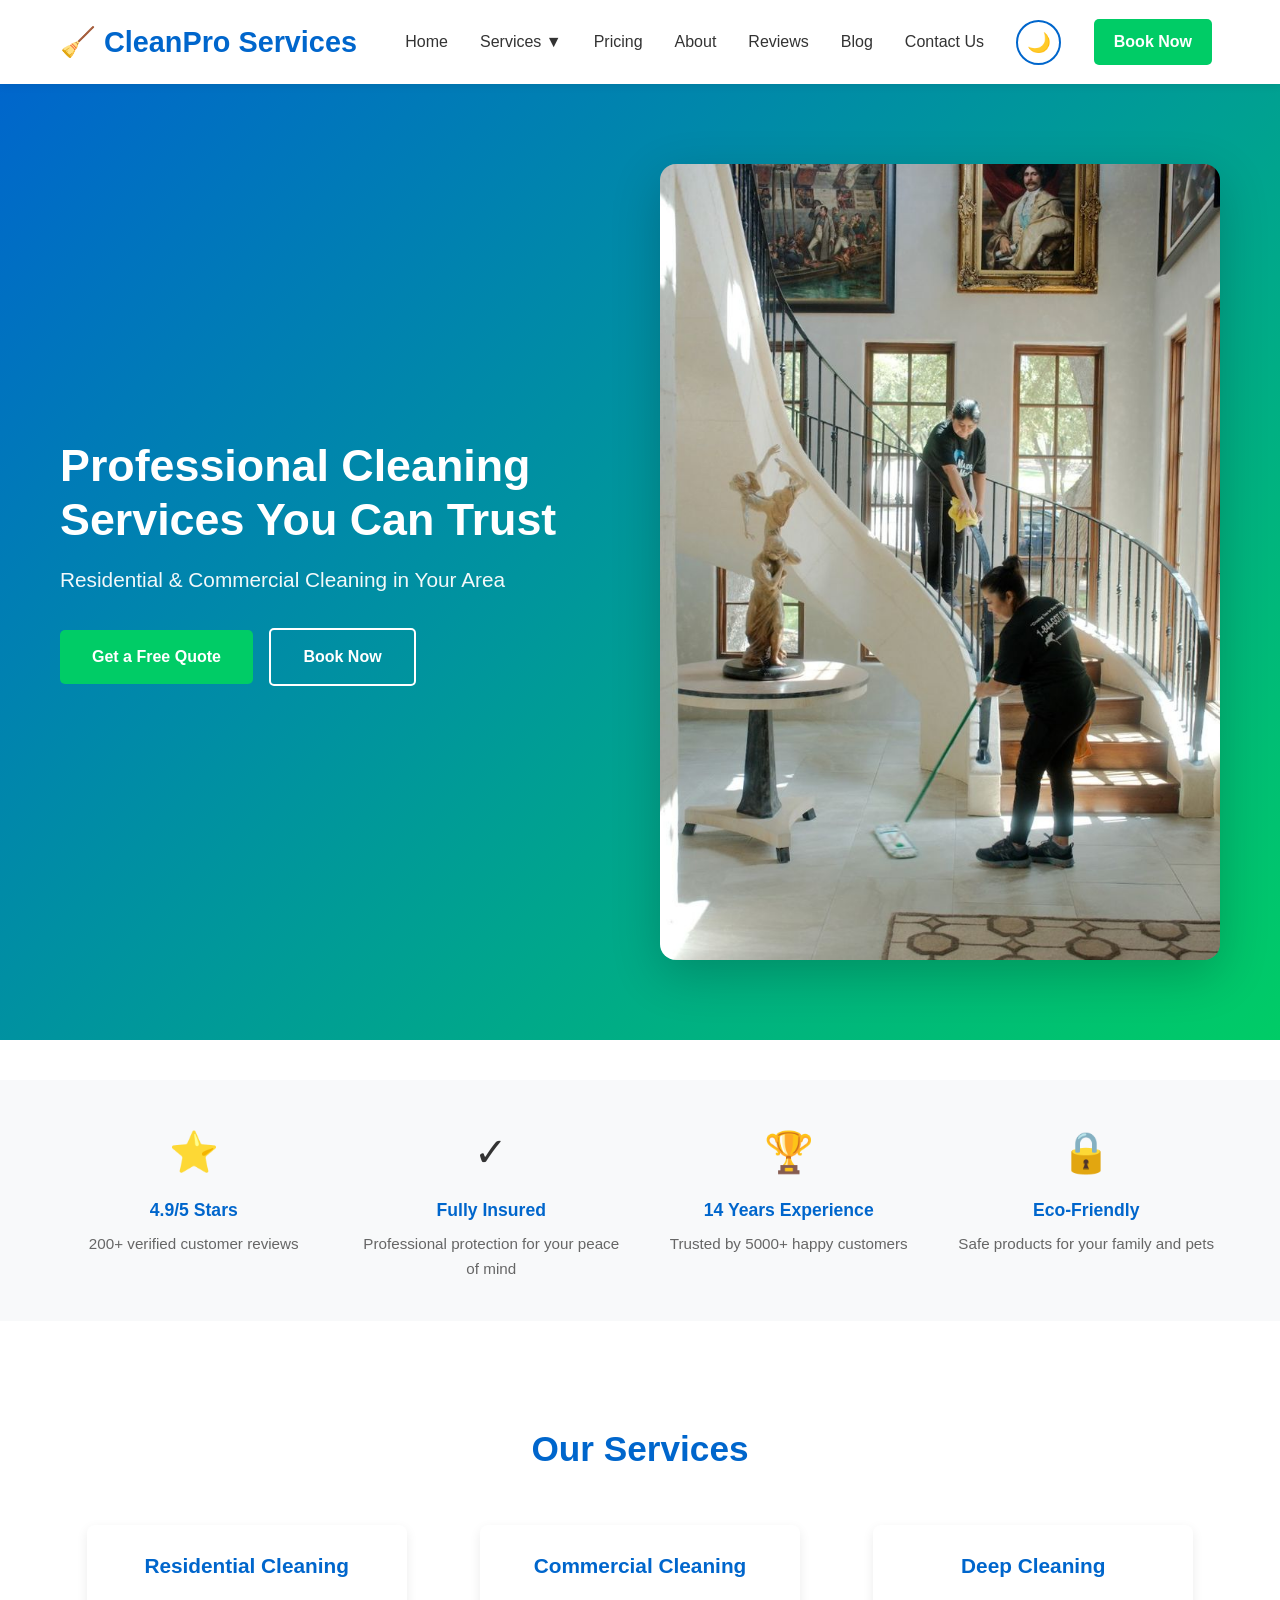
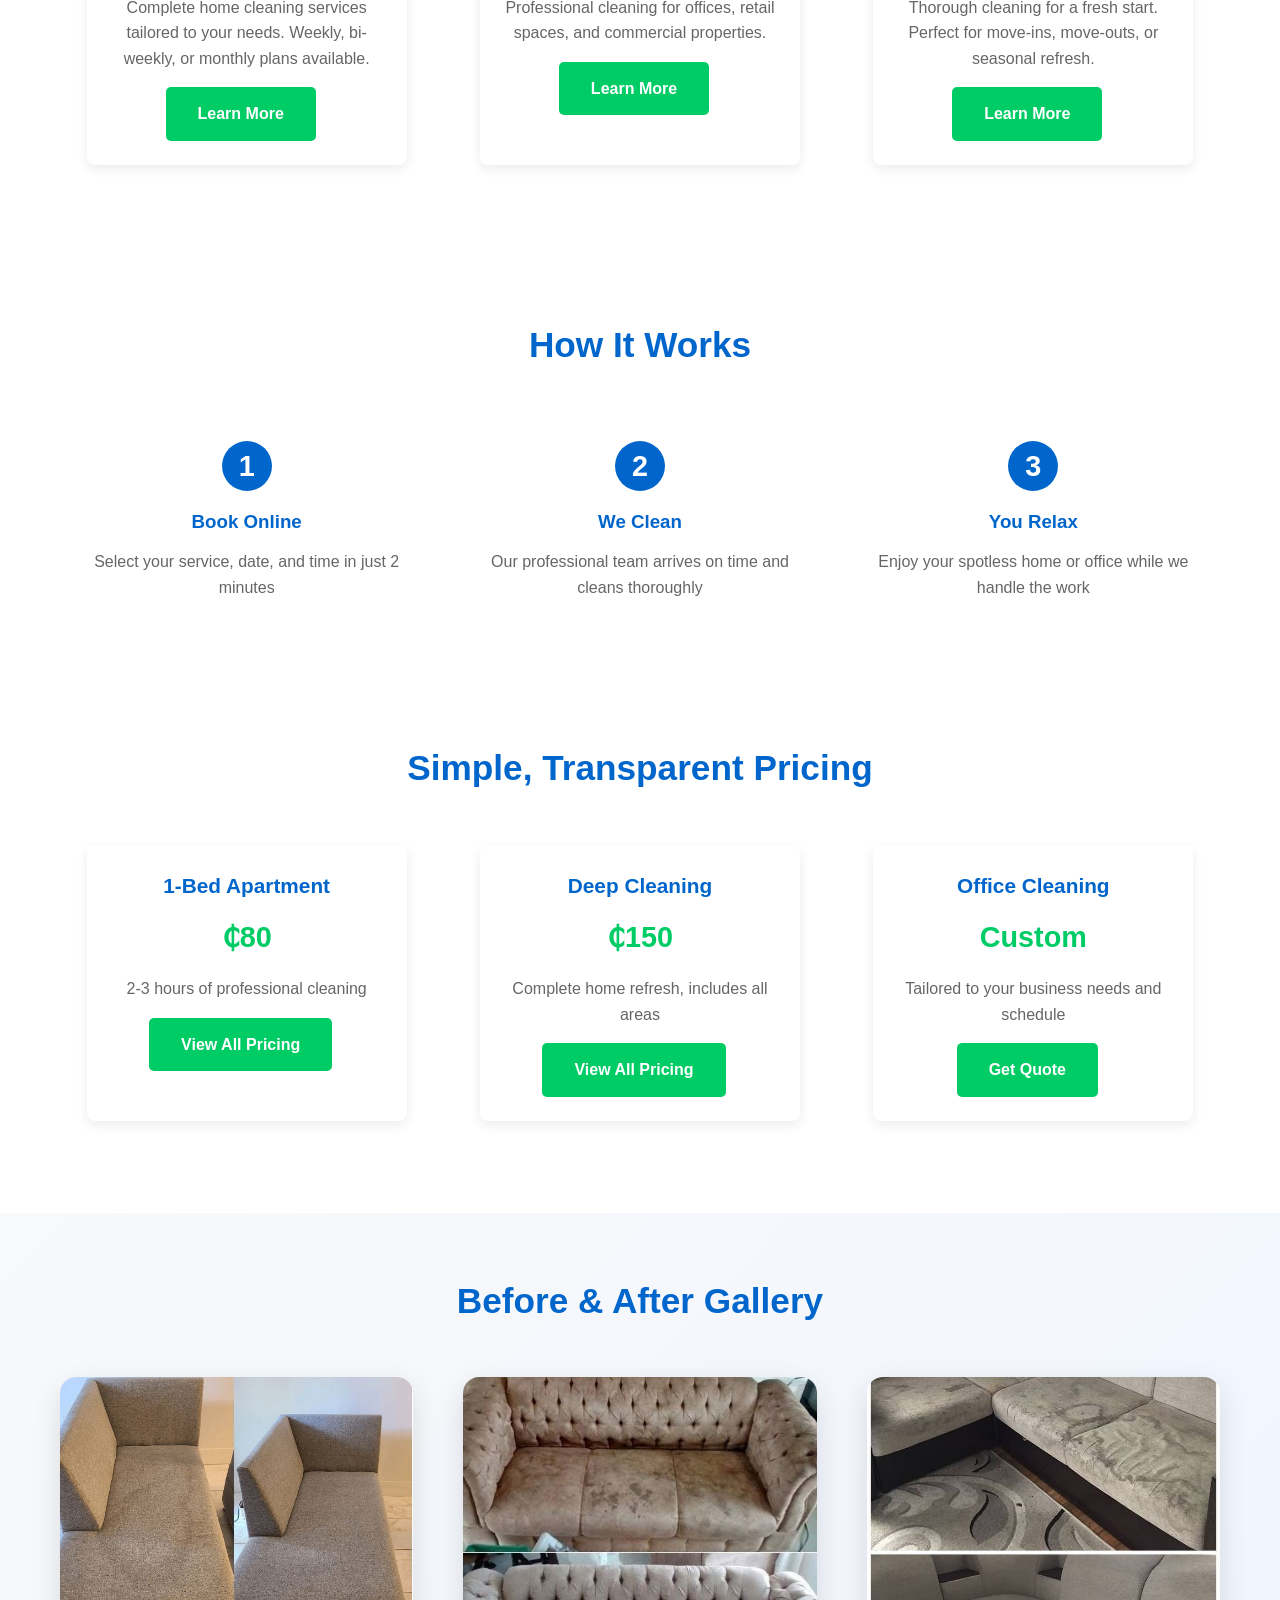
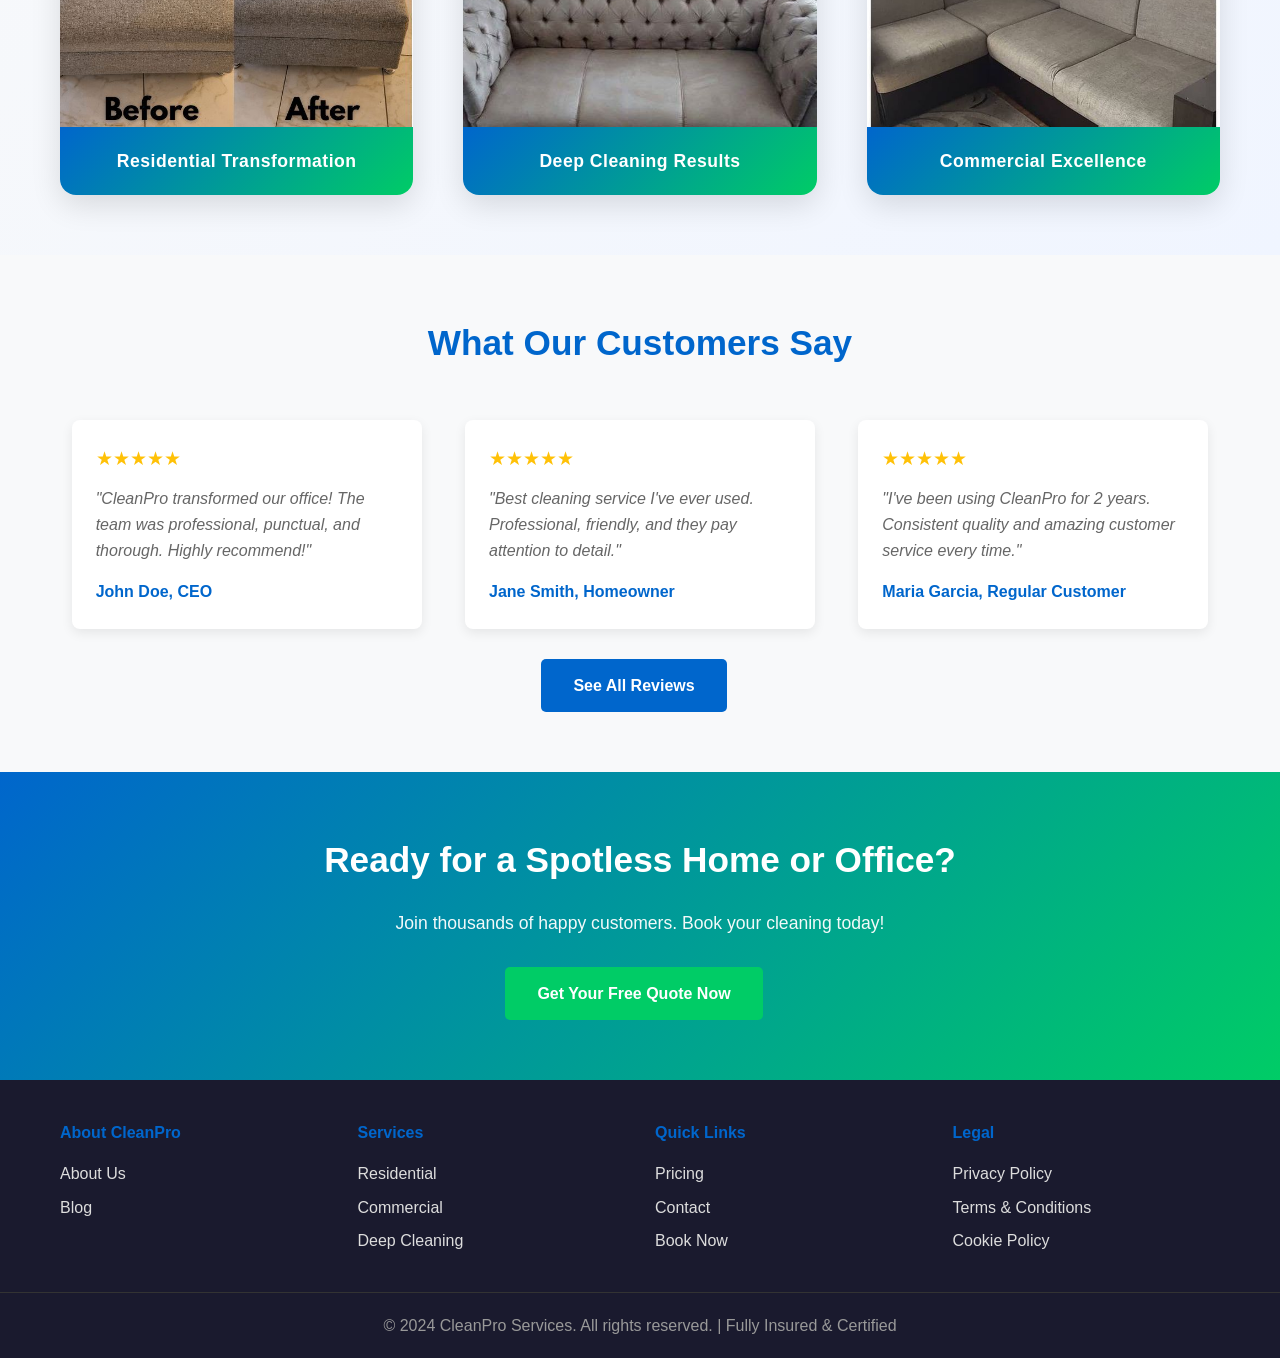
<file: index.html>
<!DOCTYPE html>
<html lang="en">
<head>
    <meta charset="UTF-8">
    <meta name="viewport" content="width=device-width, initial-scale=1.0">
    <title>Professional Cleaning Services | CleanPro Services</title>
    <link rel="stylesheet" href="css/style.css">
</head>
<body>
    <header>
        <nav>
            <div class="container">
                <h1 class="logo">🧹 CleanPro Services</h1>
                <button class="menu-toggle" id="menuToggle" title="Toggle Menu">
                    <span></span>
                    <span></span>
                    <span></span>
                </button>
                <ul class="nav-links" id="navLinks">
                    <li><a href="index.html">Home</a></li>
                    <li class="nav-dropdown">
                        <a href="services.html">Services ▼</a>
                        <div class="dropdown-menu">
                            <a href="services.html#residential">Residential Cleaning</a>
                            <a href="services.html#commercial">Commercial Cleaning</a>
                            <a href="services.html#deep">Deep Cleaning</a>
                            <a href="services.html#carpet">Carpet Cleaning</a>
                            <a href="services.html#tenancy">End of Tenancy</a>
                        </div>
                    </li>
                    <li><a href="pricing.html">Pricing</a></li>
                    <li><a href="about.html">About</a></li>
                    <li><a href="reviews.html">Reviews</a></li>
                    <li><a href="blog.html">Blog</a></li>
                    <li><a href="contact.html">Contact Us</a></li>
                </ul>
                <a href="contact.html" class="sticky-btn">Book Now</a>
                <button class="theme-toggle" id="themeToggle" title="Toggle Dark Mode">🌙</button>
            </div>
        </nav>
    </header>

    <main>
        <!-- Hero Section -->
        <section class="hero">
            <div class="container">
                <div class="hero-content">
                    <div class="hero-text">
                        <h2>Professional Cleaning Services You Can Trust</h2>
                        <p>Residential & Commercial Cleaning in Your Area</p>
                        <a href="contact.html" class="btn">Get a Free Quote</a>
                        <a href="contact.html" class="btn btn-secondary">Book Now</a>
                    </div>
                    <div class="hero-image">
                        <img src="Images/Banner.jpg" alt="Professional cleaning services in action">
                    </div>
                </div>
            </div>
        </section>

        <!-- Trust Indicators -->
        <section class="trust-section">
            <div class="container">
                <div class="trust-indicators">
                    <div class="trust-item">
                        <div class="icon">⭐</div>
                        <h4>4.9/5 Stars</h4>
                        <p>200+ verified customer reviews</p>
                    </div>
                    <div class="trust-item">
                        <div class="icon">✓</div>
                        <h4>Fully Insured</h4>
                        <p>Professional protection for your peace of mind</p>
                    </div>
                    <div class="trust-item">
                        <div class="icon">🏆</div>
                        <h4>14 Years Experience</h4>
                        <p>Trusted by 5000+ happy customers</p>
                    </div>
                    <div class="trust-item">
                        <div class="icon">🔒</div>
                        <h4>Eco-Friendly</h4>
                        <p>Safe products for your family and pets</p>
                    </div>
                </div>
            </div>
        </section>

        <!-- Services Preview -->
        <section class="services-preview">
            <div class="container">
                <h3 class="section-title">Our Services</h3>
                <div class="service-cards">
                    <div class="card">
                        <h4>Residential Cleaning</h4>
                        <p>Complete home cleaning services tailored to your needs. Weekly, bi-weekly, or monthly plans available.</p>
                        <a href="services.html#residential" class="btn">Learn More</a>
                    </div>
                    <div class="card">
                        <h4>Commercial Cleaning</h4>
                        <p>Professional cleaning for offices, retail spaces, and commercial properties.</p>
                        <a href="services.html#commercial" class="btn">Learn More</a>
                    </div>
                    <div class="card">
                        <h4>Deep Cleaning</h4>
                        <p>Thorough cleaning for a fresh start. Perfect for move-ins, move-outs, or seasonal refresh.</p>
                        <a href="services.html#deep" class="btn">Learn More</a>
                    </div>
                </div>
            </div>
        </section>

        <!-- How It Works -->
        <section class="how-it-works">
            <div class="container">
                <h3 class="section-title">How It Works</h3>
                <div class="steps">
                    <div class="step">
                        <div class="step-number">1</div>
                        <h3>Book Online</h3>
                        <p>Select your service, date, and time in just 2 minutes</p>
                    </div>
                    <div class="step">
                        <div class="step-number">2</div>
                        <h3>We Clean</h3>
                        <p>Our professional team arrives on time and cleans thoroughly</p>
                    </div>
                    <div class="step">
                        <div class="step-number">3</div>
                        <h3>You Relax</h3>
                        <p>Enjoy your spotless home or office while we handle the work</p>
                    </div>
                </div>
            </div>
        </section>

        <!-- Pricing Preview -->
        <section class="services-preview">
            <div class="container">
                <h3 class="section-title">Simple, Transparent Pricing</h3>
                <div class="service-cards">
                    <div class="card">
                        <h4>1-Bed Apartment</h4>
                        <p style="color: #00cc66; font-size: 1.8rem; font-weight: bold;">₵80</p>
                        <p>2-3 hours of professional cleaning</p>
                        <a href="pricing.html" class="btn">View All Pricing</a>
                    </div>
                    <div class="card">
                        <h4>Deep Cleaning</h4>
                        <p style="color: #00cc66; font-size: 1.8rem; font-weight: bold;">₵150</p>
                        <p>Complete home refresh, includes all areas</p>
                        <a href="pricing.html" class="btn">View All Pricing</a>
                    </div>
                    <div class="card">
                        <h4>Office Cleaning</h4>
                        <p style="color: #00cc66; font-size: 1.8rem; font-weight: bold;">Custom</p>
                        <p>Tailored to your business needs and schedule</p>
                        <a href="contact.html" class="btn">Get Quote</a>
                    </div>
                </div>
            </div>
        </section>

        <!-- Before and After Gallery -->
        <section class="gallery-section">
            <div class="container">
                <h3 class="section-title">Before & After Gallery</h3>
                <div class="gallery-showcase">
                    <div class="showcase-item">
                        <div class="showcase-box">
                            <img src="Images/Before and After images 1.jpg" alt="Before and after residential cleaning transformation">
                            <div class="showcase-label">Residential Transformation</div>
                        </div>
                    </div>
                    <div class="showcase-item">
                        <div class="showcase-box">
                            <img src="Images/Before and after image 2.jpg" alt="Before and after deep cleaning comparison">
                            <div class="showcase-label">Deep Cleaning Results</div>
                        </div>
                    </div>
                    <div class="showcase-item">
                        <div class="showcase-box">
                            <img src="Images/Before and after image 3.jpg" alt="Before and after commercial space cleaning">
                            <div class="showcase-label">Commercial Excellence</div>
                        </div>
                    </div>
                </div>
            </div>
        </section>

        <!-- Testimonials -->
        <section class="testimonials">
            <div class="container">
                <h3 class="section-title">What Our Customers Say</h3>
                <div class="testimonials-grid">
                    <div class="testimonial">
                        <div class="stars">★★★★★</div>
                        <p>"CleanPro transformed our office! The team was professional, punctual, and thorough. Highly recommend!"</p>
                        <cite>John Doe, CEO</cite>
                    </div>
                    <div class="testimonial">
                        <div class="stars">★★★★★</div>
                        <p>"Best cleaning service I've ever used. Professional, friendly, and they pay attention to detail."</p>
                        <cite>Jane Smith, Homeowner</cite>
                    </div>
                    <div class="testimonial">
                        <div class="stars">★★★★★</div>
                        <p>"I've been using CleanPro for 2 years. Consistent quality and amazing customer service every time."</p>
                        <cite>Maria Garcia, Regular Customer</cite>
                    </div>
                </div>
                <div style="text-align: center; margin-top: 30px;">
                    <a href="reviews.html" class="btn btn-primary">See All Reviews</a>
                </div>
            </div>
        </section>

        <!-- CTA Banner -->
        <section class="cta-banner">
            <div class="container">
                <h2>Ready for a Spotless Home or Office?</h2>
                <p>Join thousands of happy customers. Book your cleaning today!</p>
                <a href="contact.html" class="btn">Get Your Free Quote Now</a>
            </div>
        </section>
    </main>

    <footer>
        <div class="container">
            <div class="footer-section">
                <h4>About CleanPro</h4>
                <a href="about.html">About Us</a>
                <a href="blog.html">Blog</a>
            </div>
            <div class="footer-section">
                <h4>Services</h4>
                <a href="services.html#residential">Residential</a>
                <a href="services.html#commercial">Commercial</a>
                <a href="services.html#deep">Deep Cleaning</a>
            </div>
            <div class="footer-section">
                <h4>Quick Links</h4>
                <a href="pricing.html">Pricing</a>
                <a href="contact.html">Contact</a>
                <a href="contact.html">Book Now</a>
            </div>
            <div class="footer-section">
                <h4>Legal</h4>
                <a href="#">Privacy Policy</a>
                <a href="#">Terms & Conditions</a>
                <a href="#">Cookie Policy</a>
            </div>
        </div>
        <div class="footer-bottom">
            <p>&copy; 2024 CleanPro Services. All rights reserved. | Fully Insured & Certified</p>
        </div>
    </footer>

    <script src="js/script.js"></script>
</body>
</html>
</file>
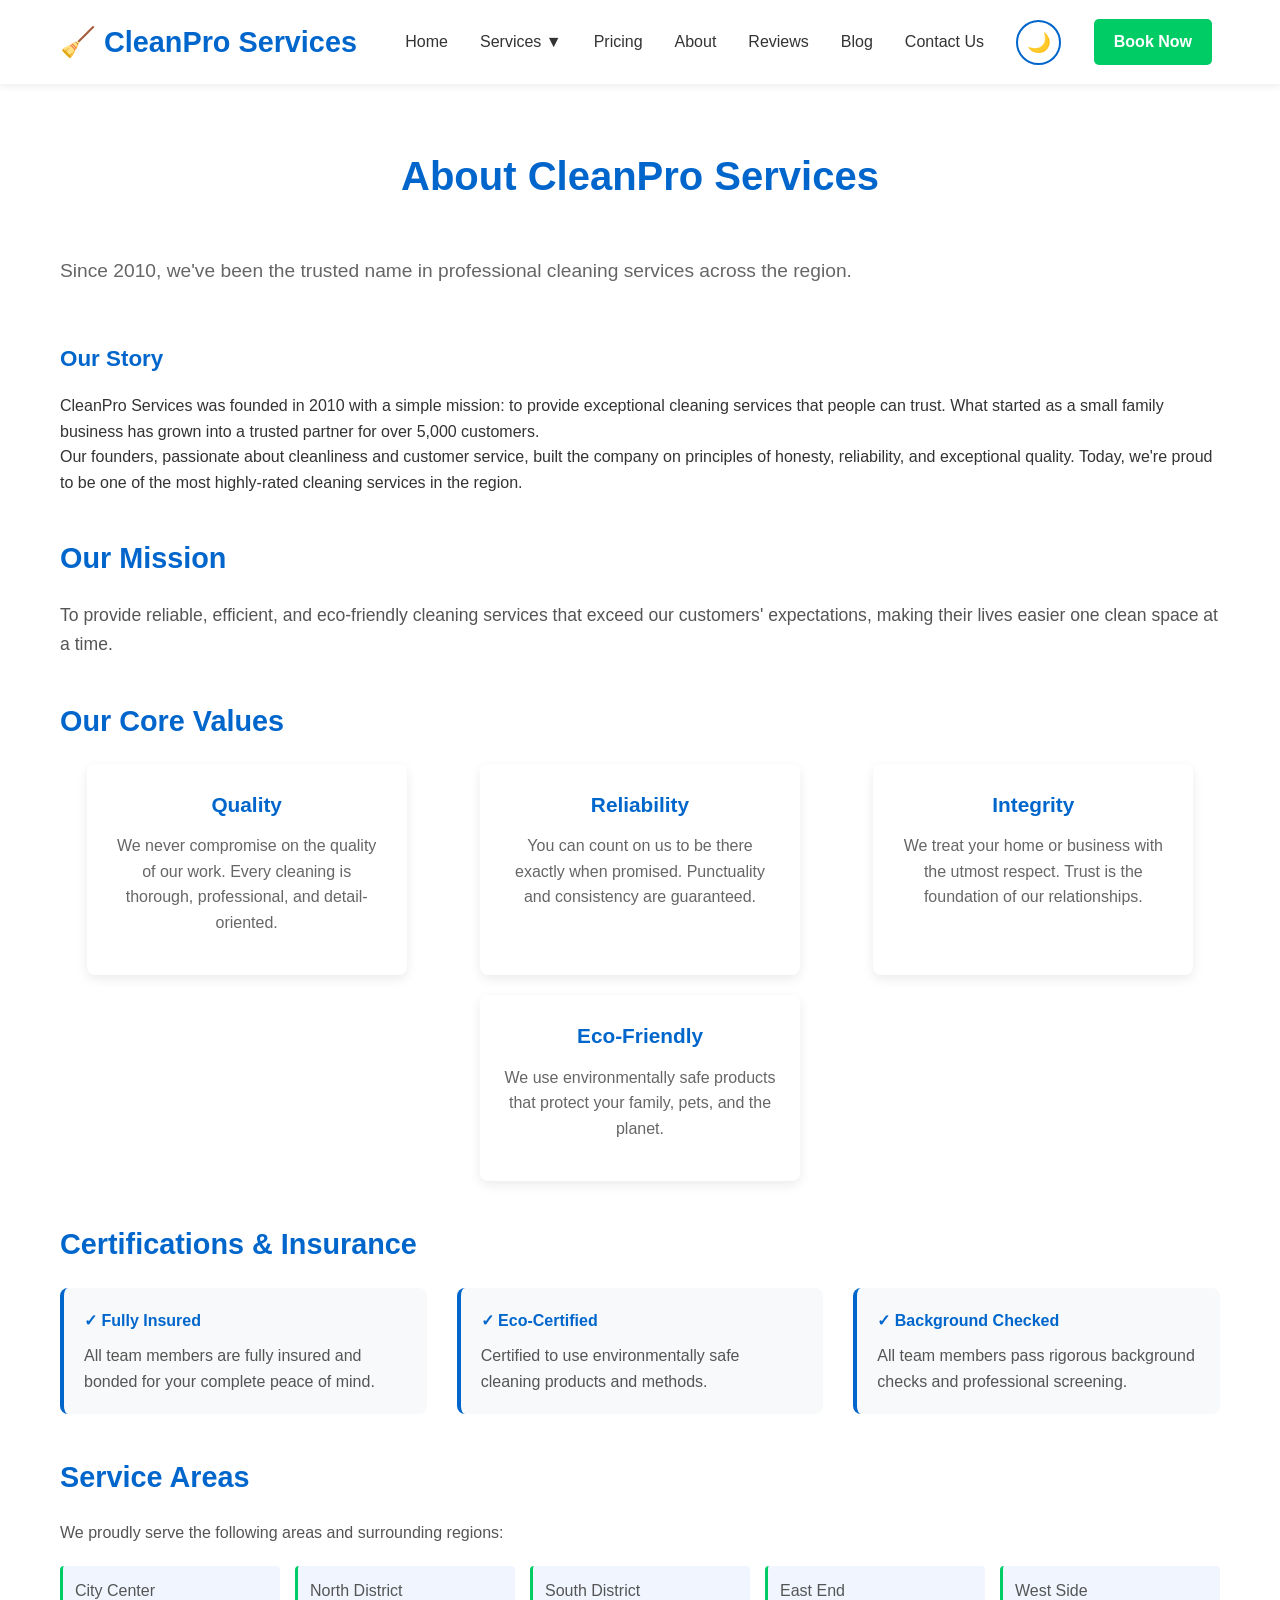
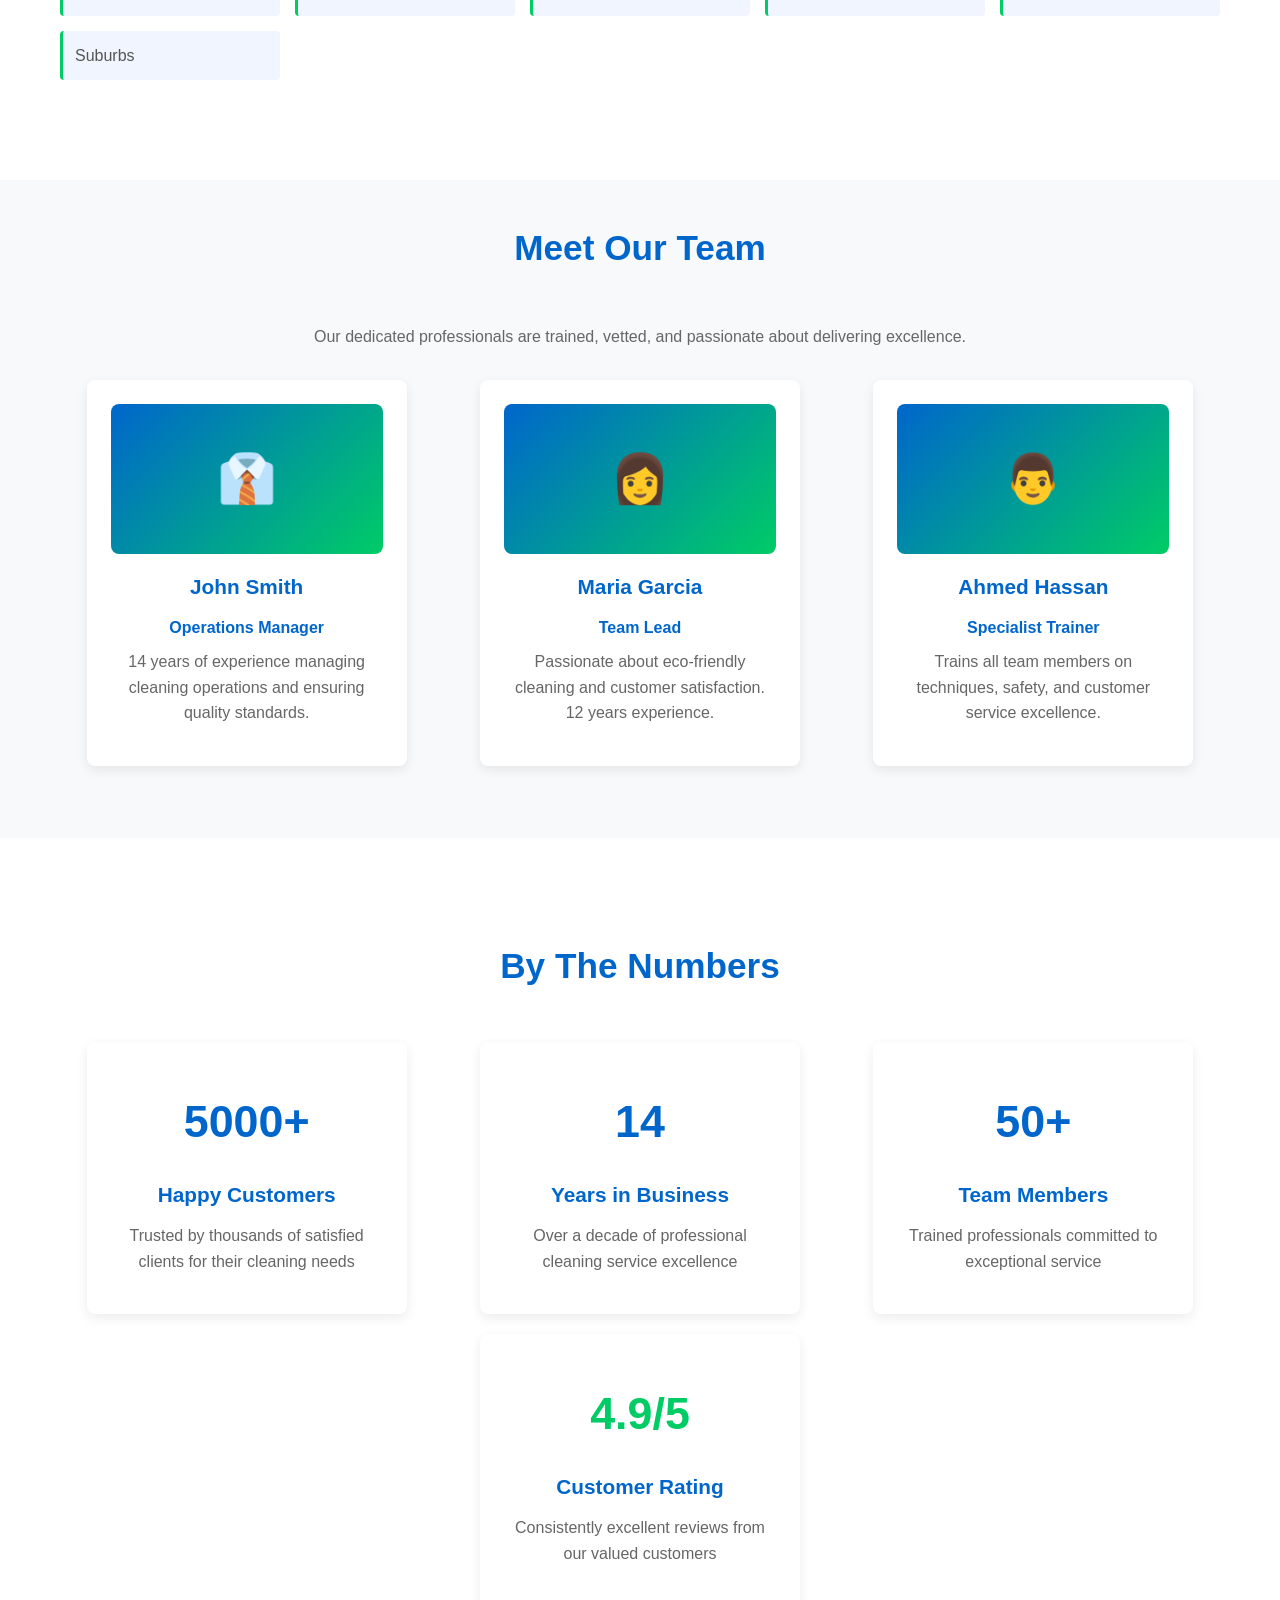
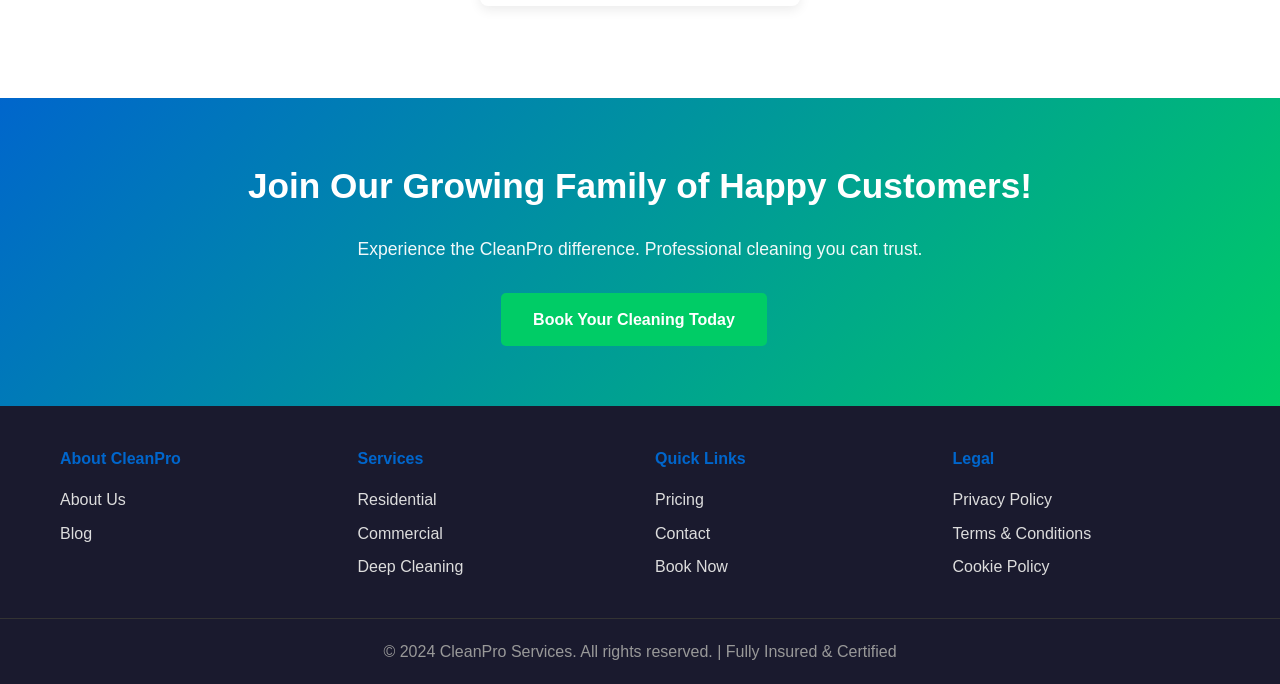
<file: about.html>
<!DOCTYPE html>
<html lang="en">
<head>
    <meta charset="UTF-8">
    <meta name="viewport" content="width=device-width, initial-scale=1.0">
    <title>About Us - CleanPro Services</title>
    <link rel="stylesheet" href="css/style.css">
</head>
<body>
    <header>
        <nav>
            <div class="container">
                <h1 class="logo">🧹 CleanPro Services</h1>
                <button class="menu-toggle" id="menuToggle" title="Toggle Menu">
                    <span></span>
                    <span></span>
                    <span></span>
                </button>
                <ul class="nav-links" id="navLinks">
                    <li><a href="index.html">Home</a></li>
                    <li class="nav-dropdown">
                        <a href="services.html">Services ▼</a>
                        <div class="dropdown-menu">
                            <a href="services.html#residential">Residential Cleaning</a>
                            <a href="services.html#commercial">Commercial Cleaning</a>
                            <a href="services.html#deep">Deep Cleaning</a>
                            <a href="services.html#carpet">Carpet Cleaning</a>
                            <a href="services.html#tenancy">End of Tenancy</a>
                        </div>
                    </li>
                    <li><a href="pricing.html">Pricing</a></li>
                    <li><a href="about.html">About</a></li>
                    <li><a href="reviews.html">Reviews</a></li>
                    <li><a href="blog.html">Blog</a></li>
                    <li><a href="contact.html">Contact Us</a></li>
                </ul>
                <a href="contact.html" class="sticky-btn">Book Now</a>
                <button class="theme-toggle" id="themeToggle" title="Toggle Dark Mode">🌙</button>
            </div>
        </nav>
    </header>

    <main>
        <section class="about">
            <div class="container">
                <h2>About CleanPro Services</h2>
                <p style="font-size: 1.2rem; color: #666; margin-bottom: 30px;">Since 2010, we've been the trusted name in professional cleaning services across the region.</p>

                <!-- Company Story -->
                <div class="about-content">
                    <div class="about-text">
                        <h3>Our Story</h3>
                        <p>CleanPro Services was founded in 2010 with a simple mission: to provide exceptional cleaning services that people can trust. What started as a small family business has grown into a trusted partner for over 5,000 customers.</p>
                        <p>Our founders, passionate about cleanliness and customer service, built the company on principles of honesty, reliability, and exceptional quality. Today, we're proud to be one of the most highly-rated cleaning services in the region.</p>
                    </div>

                </div>

                <!-- Mission and Values -->
                <h3 style="color: #0066cc; margin-top: 40px; margin-bottom: 20px; font-size: 1.8rem;">Our Mission</h3>
                <p style="font-size: 1.1rem; color: #555; margin-bottom: 30px;">To provide reliable, efficient, and eco-friendly cleaning services that exceed our customers' expectations, making their lives easier one clean space at a time.</p>

                <h3 style="color: #0066cc; margin-top: 40px; margin-bottom: 20px; font-size: 1.8rem;">Our Core Values</h3>
                <div class="service-cards" style="margin-bottom: 40px;">
                    <div class="card">
                        <h4>Quality</h4>
                        <p>We never compromise on the quality of our work. Every cleaning is thorough, professional, and detail-oriented.</p>
                    </div>
                    <div class="card">
                        <h4>Reliability</h4>
                        <p>You can count on us to be there exactly when promised. Punctuality and consistency are guaranteed.</p>
                    </div>
                    <div class="card">
                        <h4>Integrity</h4>
                        <p>We treat your home or business with the utmost respect. Trust is the foundation of our relationships.</p>
                    </div>
                    <div class="card">
                        <h4>Eco-Friendly</h4>
                        <p>We use environmentally safe products that protect your family, pets, and the planet.</p>
                    </div>
                </div>

                <!-- Certifications and Insurance -->
                <h3 style="color: #0066cc; margin: 40px 0 20px; font-size: 1.8rem;">Certifications & Insurance</h3>
                <div style="display: flex; flex-wrap: wrap; gap: 30px; margin-bottom: 40px;">
                    <div style="flex: 1; min-width: 200px; padding: 20px; background-color: #f8f9fa; border-radius: 8px; border-left: 4px solid #0066cc;">
                        <h4 style="color: #0066cc; margin-bottom: 10px;">✓ Fully Insured</h4>
                        <p style="color: #555;">All team members are fully insured and bonded for your complete peace of mind.</p>
                    </div>
                    <div style="flex: 1; min-width: 200px; padding: 20px; background-color: #f8f9fa; border-radius: 8px; border-left: 4px solid #0066cc;">
                        <h4 style="color: #0066cc; margin-bottom: 10px;">✓ Eco-Certified</h4>
                        <p style="color: #555;">Certified to use environmentally safe cleaning products and methods.</p>
                    </div>
                    <div style="flex: 1; min-width: 200px; padding: 20px; background-color: #f8f9fa; border-radius: 8px; border-left: 4px solid #0066cc;">
                        <h4 style="color: #0066cc; margin-bottom: 10px;">✓ Background Checked</h4>
                        <p style="color: #555;">All team members pass rigorous background checks and professional screening.</p>
                    </div>
                </div>

                <!-- Service Areas -->
                <h3 style="color: #0066cc; margin: 40px 0 20px; font-size: 1.8rem;">Service Areas</h3>
                <p style="color: #555; margin-bottom: 20px;">We proudly serve the following areas and surrounding regions:</p>
                <div style="display: grid; grid-template-columns: repeat(auto-fit, minmax(200px, 1fr)); gap: 15px;">
                    <div style="padding: 12px; background-color: #f0f5ff; border-radius: 4px; color: #555; border-left: 3px solid #00cc66;">City Center</div>
                    <div style="padding: 12px; background-color: #f0f5ff; border-radius: 4px; color: #555; border-left: 3px solid #00cc66;">North District</div>
                    <div style="padding: 12px; background-color: #f0f5ff; border-radius: 4px; color: #555; border-left: 3px solid #00cc66;">South District</div>
                    <div style="padding: 12px; background-color: #f0f5ff; border-radius: 4px; color: #555; border-left: 3px solid #00cc66;">East End</div>
                    <div style="padding: 12px; background-color: #f0f5ff; border-radius: 4px; color: #555; border-left: 3px solid #00cc66;">West Side</div>
                    <div style="padding: 12px; background-color: #f0f5ff; border-radius: 4px; color: #555; border-left: 3px solid #00cc66;">Suburbs</div>
                </div>
            </div>
        </section>

        <!-- Team Section -->
        <section class="trust-section">
            <div class="container">
                <h3 class="section-title">Meet Our Team</h3>
                <p style="text-align: center; color: #666; margin-bottom: 30px;">Our dedicated professionals are trained, vetted, and passionate about delivering excellence.</p>
                <div class="service-cards">
                    <div class="card">
                        <div style="width: 100%; height: 150px; background: linear-gradient(135deg, #0066cc, #00cc66); border-radius: 8px; margin-bottom: 16px; color: white; display: flex; align-items: center; justify-content: center; font-size: 3rem;">👔</div>
                        <h4>John Smith</h4>
                        <p style="color: #0066cc; font-weight: bold; margin-bottom: 8px;">Operations Manager</p>
                        <p>14 years of experience managing cleaning operations and ensuring quality standards.</p>
                    </div>
                    <div class="card">
                        <div style="width: 100%; height: 150px; background: linear-gradient(135deg, #0066cc, #00cc66); border-radius: 8px; margin-bottom: 16px; color: white; display: flex; align-items: center; justify-content: center; font-size: 3rem;">👩</div>
                        <h4>Maria Garcia</h4>
                        <p style="color: #0066cc; font-weight: bold; margin-bottom: 8px;">Team Lead</p>
                        <p>Passionate about eco-friendly cleaning and customer satisfaction. 12 years experience.</p>
                    </div>
                    <div class="card">
                        <div style="width: 100%; height: 150px; background: linear-gradient(135deg, #0066cc, #00cc66); border-radius: 8px; margin-bottom: 16px; color: white; display: flex; align-items: center; justify-content: center; font-size: 3rem;">👨</div>
                        <h4>Ahmed Hassan</h4>
                        <p style="color: #0066cc; font-weight: bold; margin-bottom: 8px;">Specialist Trainer</p>
                        <p>Trains all team members on techniques, safety, and customer service excellence.</p>
                    </div>
                </div>
            </div>
        </section>

        <!-- Stats Section -->
        <section class="services-preview">
            <div class="container">
                <h3 class="section-title">By The Numbers</h3>
                <div class="service-cards">
                    <div class="card">
                        <p style="font-size: 2.8rem; color: #0066cc; font-weight: bold; margin: 20px 0;">5000+</p>
                        <h4>Happy Customers</h4>
                        <p>Trusted by thousands of satisfied clients for their cleaning needs</p>
                    </div>
                    <div class="card">
                        <p style="font-size: 2.8rem; color: #0066cc; font-weight: bold; margin: 20px 0;">14</p>
                        <h4>Years in Business</h4>
                        <p>Over a decade of professional cleaning service excellence</p>
                    </div>
                    <div class="card">
                        <p style="font-size: 2.8rem; color: #0066cc; font-weight: bold; margin: 20px 0;">50+</p>
                        <h4>Team Members</h4>
                        <p>Trained professionals committed to exceptional service</p>
                    </div>
                    <div class="card">
                        <p style="font-size: 2.8rem; color: #00cc66; font-weight: bold; margin: 20px 0;">4.9/5</p>
                        <h4>Customer Rating</h4>
                        <p>Consistently excellent reviews from our valued customers</p>
                    </div>
                </div>
            </div>
        </section>

        <section class="cta-banner">
            <div class="container">
                <h2>Join Our Growing Family of Happy Customers!</h2>
                <p>Experience the CleanPro difference. Professional cleaning you can trust.</p>
                <a href="contact.html" class="btn">Book Your Cleaning Today</a>
            </div>
        </section>
    </main>

    <footer>
        <div class="container">
            <div class="footer-section">
                <h4>About CleanPro</h4>
                <a href="about.html">About Us</a>
                <a href="blog.html">Blog</a>
            </div>
            <div class="footer-section">
                <h4>Services</h4>
                <a href="services.html#residential">Residential</a>
                <a href="services.html#commercial">Commercial</a>
                <a href="services.html#deep">Deep Cleaning</a>
            </div>
            <div class="footer-section">
                <h4>Quick Links</h4>
                <a href="pricing.html">Pricing</a>
                <a href="contact.html">Contact</a>
                <a href="contact.html">Book Now</a>
            </div>
            <div class="footer-section">
                <h4>Legal</h4>
                <a href="#">Privacy Policy</a>
                <a href="#">Terms & Conditions</a>
                <a href="#">Cookie Policy</a>
            </div>
        </div>
        <div class="footer-bottom">
            <p>&copy; 2024 CleanPro Services. All rights reserved. | Fully Insured & Certified</p>
        </div>
    </footer>

    <script src="js/script.js"></script>
</body>
</html>
</file>
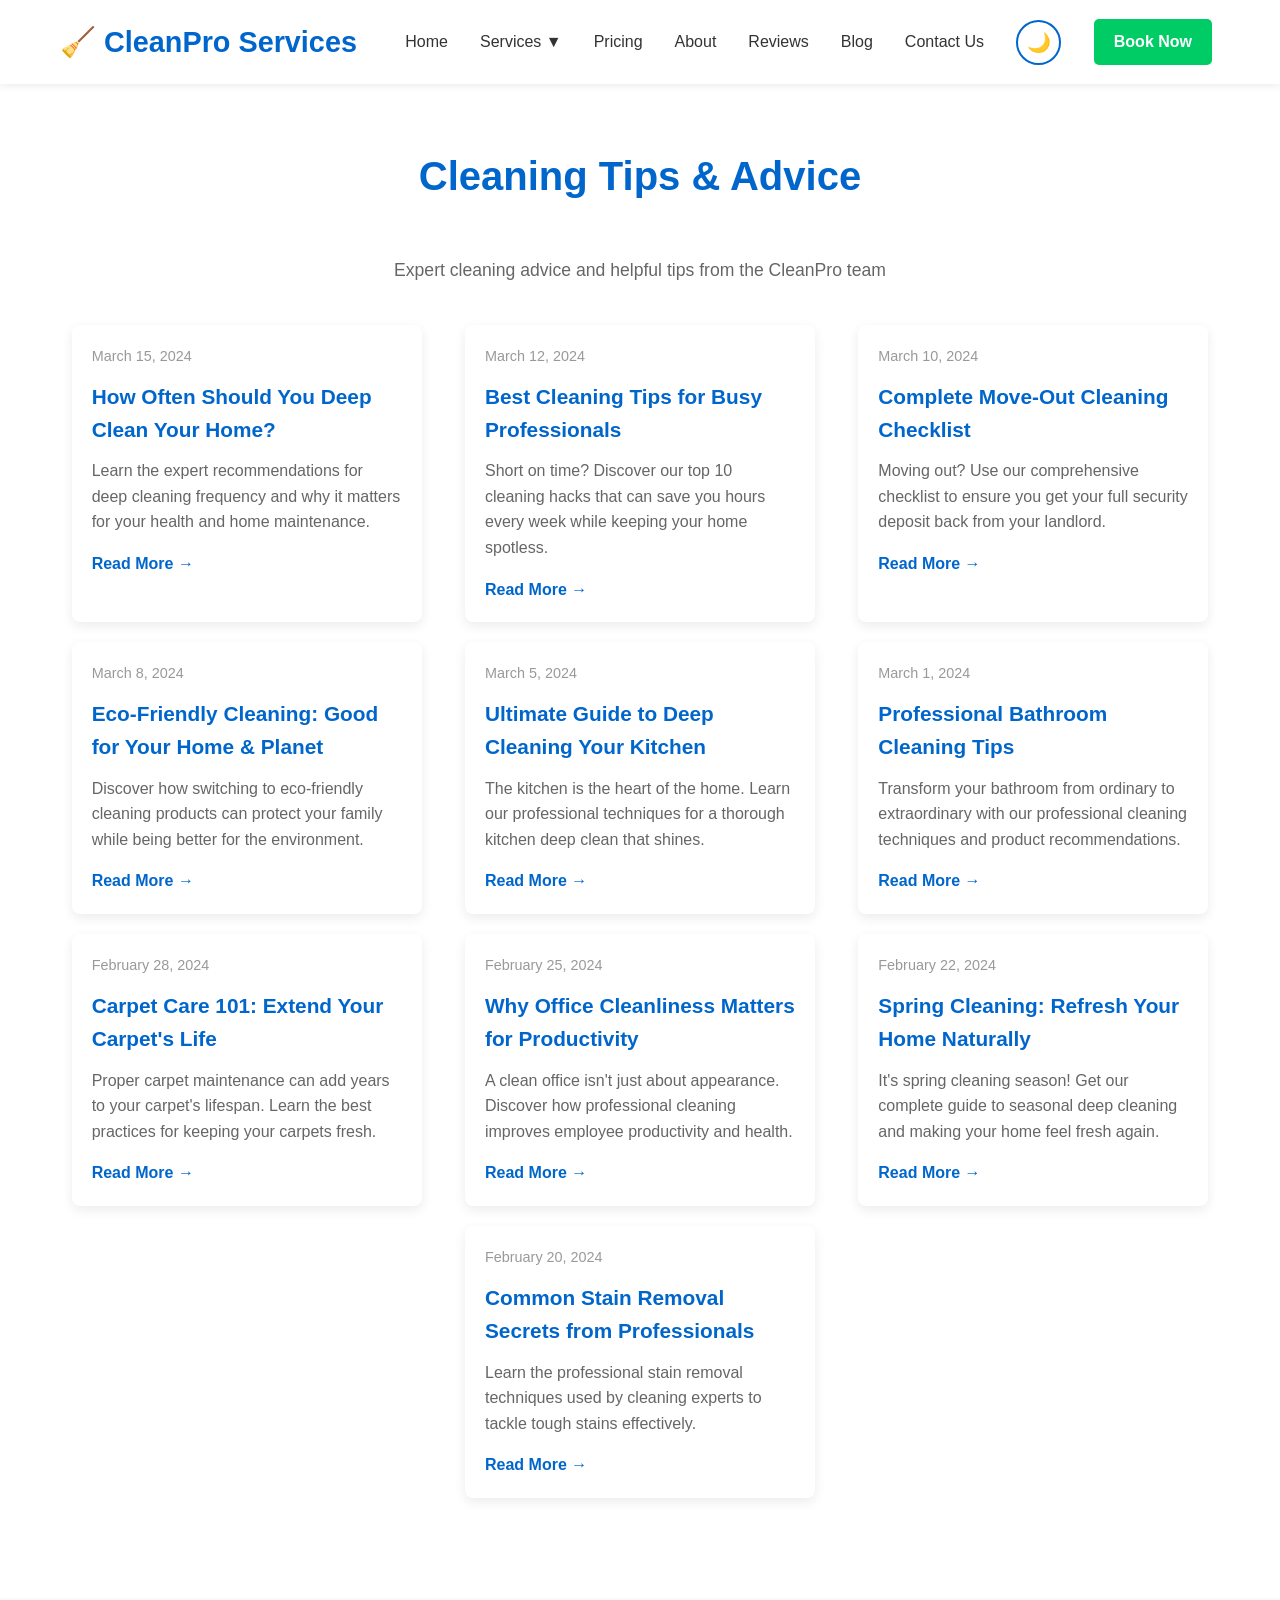
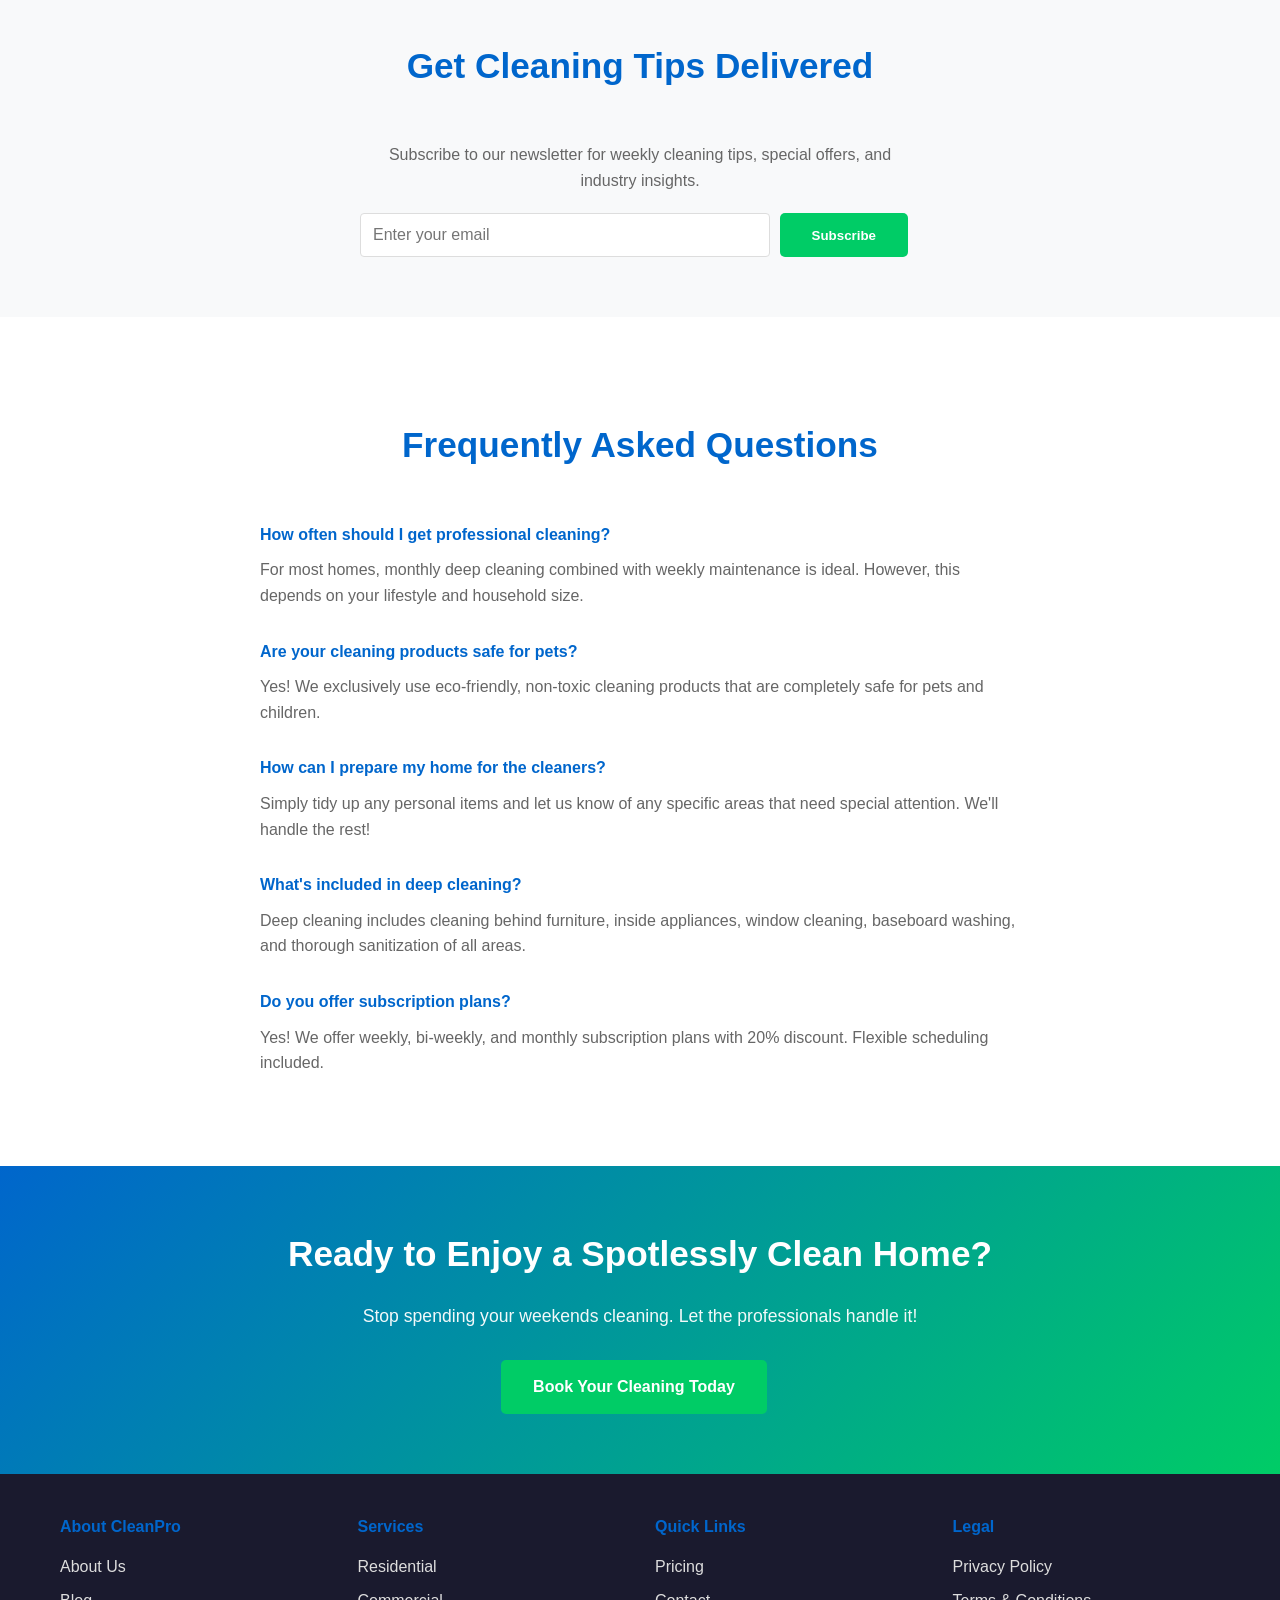
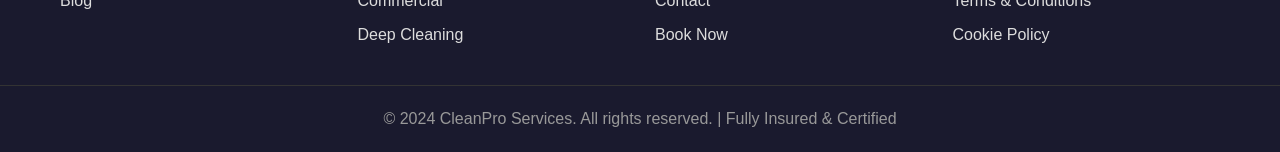
<file: blog.html>
<!DOCTYPE html>
<html lang="en">
<head>
    <meta charset="UTF-8">
    <meta name="viewport" content="width=device-width, initial-scale=1.0">
    <title>Cleaning Tips & Blog - CleanPro Services</title>
    <link rel="stylesheet" href="css/style.css">
</head>
<body>
    <header>
        <nav>
            <div class="container">
                <h1 class="logo">🧹 CleanPro Services</h1>
                <button class="menu-toggle" id="menuToggle" title="Toggle Menu">
                    <span></span>
                    <span></span>
                    <span></span>
                </button>
                <ul class="nav-links" id="navLinks">
                    <li><a href="index.html">Home</a></li>
                    <li class="nav-dropdown">
                        <a href="services.html">Services ▼</a>
                        <div class="dropdown-menu">
                            <a href="services.html#residential">Residential Cleaning</a>
                            <a href="services.html#commercial">Commercial Cleaning</a>
                            <a href="services.html#deep">Deep Cleaning</a>
                            <a href="services.html#carpet">Carpet Cleaning</a>
                            <a href="services.html#tenancy">End of Tenancy</a>
                        </div>
                    </li>
                    <li><a href="pricing.html">Pricing</a></li>
                    <li><a href="about.html">About</a></li>
                    <li><a href="reviews.html">Reviews</a></li>
                    <li><a href="blog.html">Blog</a></li>
                    <li><a href="contact.html">Contact Us</a></li>
                </ul>
                <a href="contact.html" class="sticky-btn">Book Now</a>
                <button class="theme-toggle" id="themeToggle" title="Toggle Dark Mode">🌙</button>
            </div>
        </nav>
    </header>

    <main>
        <section class="blog">
            <div class="container">
                <h2>Cleaning Tips & Advice</h2>
                <p style="text-align: center; font-size: 1.1rem; color: #666; margin-bottom: 40px;">Expert cleaning advice and helpful tips from the CleanPro team</p>

                <div class="blog-grid">
                    <div class="blog-card">
                        <div class="blog-card-content">
                            <div class="date">March 15, 2024</div>
                            <h3>How Often Should You Deep Clean Your Home?</h3>
                            <p>Learn the expert recommendations for deep cleaning frequency and why it matters for your health and home maintenance.</p>
                            <a href="#" class="read-more">Read More →</a>
                        </div>
                    </div>

                    <div class="blog-card">
                        <div class="blog-card-content">
                            <div class="date">March 12, 2024</div>
                            <h3>Best Cleaning Tips for Busy Professionals</h3>
                            <p>Short on time? Discover our top 10 cleaning hacks that can save you hours every week while keeping your home spotless.</p>
                            <a href="#" class="read-more">Read More →</a>
                        </div>
                    </div>

                    <div class="blog-card">
                        <div class="blog-card-content">
                            <div class="date">March 10, 2024</div>
                            <h3>Complete Move-Out Cleaning Checklist</h3>
                            <p>Moving out? Use our comprehensive checklist to ensure you get your full security deposit back from your landlord.</p>
                            <a href="#" class="read-more">Read More →</a>
                        </div>
                    </div>

                    <div class="blog-card">
                        <div class="blog-card-content">
                            <div class="date">March 8, 2024</div>
                            <h3>Eco-Friendly Cleaning: Good for Your Home & Planet</h3>
                            <p>Discover how switching to eco-friendly cleaning products can protect your family while being better for the environment.</p>
                            <a href="#" class="read-more">Read More →</a>
                        </div>
                    </div>

                    <div class="blog-card">
                        <div class="blog-card-content">
                            <div class="date">March 5, 2024</div>
                            <h3>Ultimate Guide to Deep Cleaning Your Kitchen</h3>
                            <p>The kitchen is the heart of the home. Learn our professional techniques for a thorough kitchen deep clean that shines.</p>
                            <a href="#" class="read-more">Read More →</a>
                        </div>
                    </div>

                    <div class="blog-card">
                        <div class="blog-card-content">
                            <div class="date">March 1, 2024</div>
                            <h3>Professional Bathroom Cleaning Tips</h3>
                            <p>Transform your bathroom from ordinary to extraordinary with our professional cleaning techniques and product recommendations.</p>
                            <a href="#" class="read-more">Read More →</a>
                        </div>
                    </div>

                    <div class="blog-card">
                        <div class="blog-card-content">
                            <div class="date">February 28, 2024</div>
                            <h3>Carpet Care 101: Extend Your Carpet's Life</h3>
                            <p>Proper carpet maintenance can add years to your carpet's lifespan. Learn the best practices for keeping your carpets fresh.</p>
                            <a href="#" class="read-more">Read More →</a>
                        </div>
                    </div>

                    <div class="blog-card">
                        <div class="blog-card-content">
                            <div class="date">February 25, 2024</div>
                            <h3>Why Office Cleanliness Matters for Productivity</h3>
                            <p>A clean office isn't just about appearance. Discover how professional cleaning improves employee productivity and health.</p>
                            <a href="#" class="read-more">Read More →</a>
                        </div>
                    </div>

                    <div class="blog-card">
                        <div class="blog-card-content">
                            <div class="date">February 22, 2024</div>
                            <h3>Spring Cleaning: Refresh Your Home Naturally</h3>
                            <p>It's spring cleaning season! Get our complete guide to seasonal deep cleaning and making your home feel fresh again.</p>
                            <a href="#" class="read-more">Read More →</a>
                        </div>
                    </div>

                    <div class="blog-card">
                        <div class="blog-card-content">
                            <div class="date">February 20, 2024</div>
                            <h3>Common Stain Removal Secrets from Professionals</h3>
                            <p>Learn the professional stain removal techniques used by cleaning experts to tackle tough stains effectively.</p>
                            <a href="#" class="read-more">Read More →</a>
                        </div>
                    </div>
                </div>
            </div>
        </section>

        <!-- Newsletter -->
        <section class="trust-section">
            <div class="container" style="text-align: center; max-width: 600px; margin: 0 auto;">
                <h3 class="section-title">Get Cleaning Tips Delivered</h3>
                <p style="margin-bottom: 20px; color: #666;">Subscribe to our newsletter for weekly cleaning tips, special offers, and industry insights.</p>
                <form style="display: flex; gap: 10px; margin-bottom: 20px;">
                    <input type="email" placeholder="Enter your email" style="flex: 1; padding: 12px; border: 1px solid #ddd; border-radius: 4px; font-size: 1rem;">
                    <button type="submit" class="btn">Subscribe</button>
                </form>
            </div>
        </section>

        <!-- FAQ Section -->
        <section class="services-preview">
            <div class="container" style="max-width: 800px; margin: 0 auto;">
                <h3 class="section-title">Frequently Asked Questions</h3>
                
                <div style="margin-bottom: 30px;">
                    <h4 style="color: #0066cc; margin-bottom: 10px;">How often should I get professional cleaning?</h4>
                    <p style="color: #666;">For most homes, monthly deep cleaning combined with weekly maintenance is ideal. However, this depends on your lifestyle and household size.</p>
                </div>

                <div style="margin-bottom: 30px;">
                    <h4 style="color: #0066cc; margin-bottom: 10px;">Are your cleaning products safe for pets?</h4>
                    <p style="color: #666;">Yes! We exclusively use eco-friendly, non-toxic cleaning products that are completely safe for pets and children.</p>
                </div>

                <div style="margin-bottom: 30px;">
                    <h4 style="color: #0066cc; margin-bottom: 10px;">How can I prepare my home for the cleaners?</h4>
                    <p style="color: #666;">Simply tidy up any personal items and let us know of any specific areas that need special attention. We'll handle the rest!</p>
                </div>

                <div style="margin-bottom: 30px;">
                    <h4 style="color: #0066cc; margin-bottom: 10px;">What's included in deep cleaning?</h4>
                    <p style="color: #666;">Deep cleaning includes cleaning behind furniture, inside appliances, window cleaning, baseboard washing, and thorough sanitization of all areas.</p>
                </div>

                <div style="margin-bottom: 30px;">
                    <h4 style="color: #0066cc; margin-bottom: 10px;">Do you offer subscription plans?</h4>
                    <p style="color: #666;">Yes! We offer weekly, bi-weekly, and monthly subscription plans with 20% discount. Flexible scheduling included.</p>
                </div>
            </div>
        </section>

        <section class="cta-banner">
            <div class="container">
                <h2>Ready to Enjoy a Spotlessly Clean Home?</h2>
                <p>Stop spending your weekends cleaning. Let the professionals handle it!</p>
                <a href="contact.html" class="btn">Book Your Cleaning Today</a>
            </div>
        </section>
    </main>

    <footer>
        <div class="container">
            <div class="footer-section">
                <h4>About CleanPro</h4>
                <a href="about.html">About Us</a>
                <a href="blog.html">Blog</a>
            </div>
            <div class="footer-section">
                <h4>Services</h4>
                <a href="services.html#residential">Residential</a>
                <a href="services.html#commercial">Commercial</a>
                <a href="services.html#deep">Deep Cleaning</a>
            </div>
            <div class="footer-section">
                <h4>Quick Links</h4>
                <a href="pricing.html">Pricing</a>
                <a href="contact.html">Contact</a>
                <a href="contact.html">Book Now</a>
            </div>
            <div class="footer-section">
                <h4>Legal</h4>
                <a href="#">Privacy Policy</a>
                <a href="#">Terms & Conditions</a>
                <a href="#">Cookie Policy</a>
            </div>
        </div>
        <div class="footer-bottom">
            <p>&copy; 2024 CleanPro Services. All rights reserved. | Fully Insured & Certified</p>
        </div>
    </footer>

    <script src="js/script.js"></script>
</body>
</html>
</file>
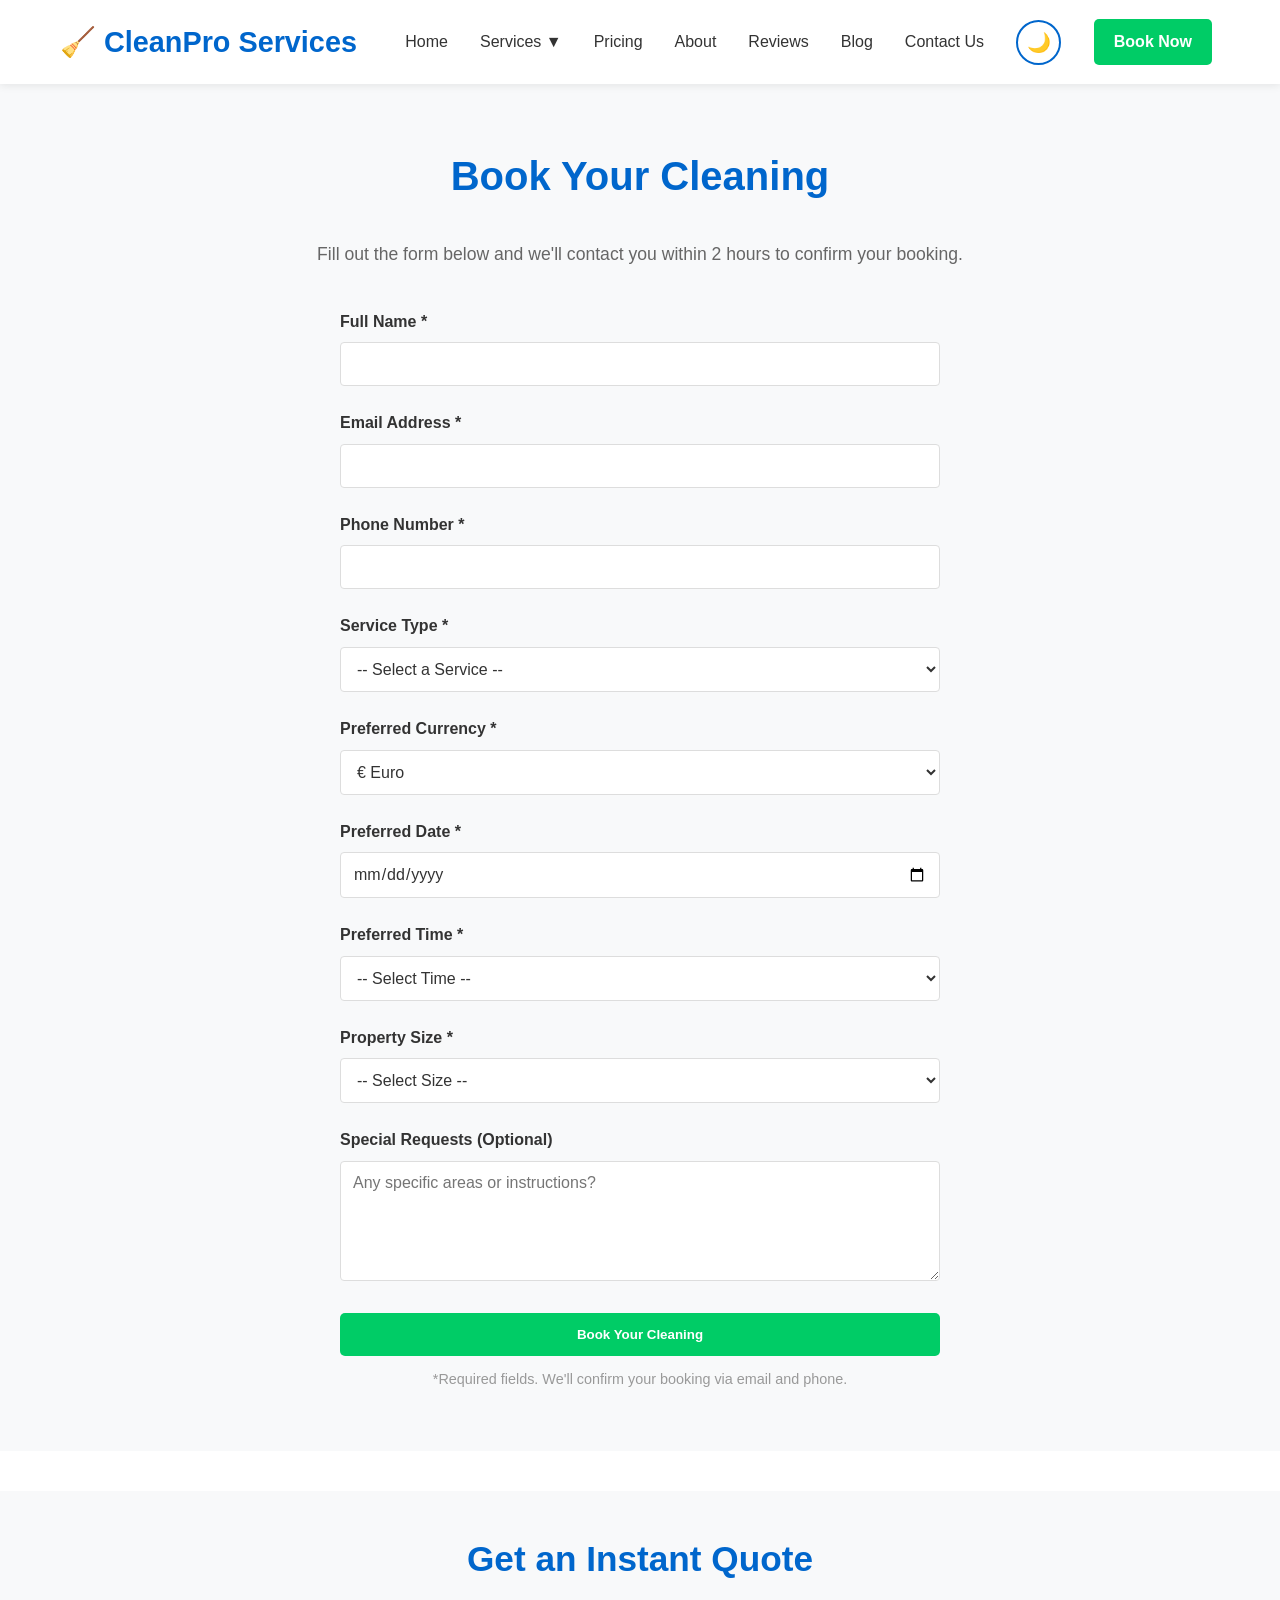
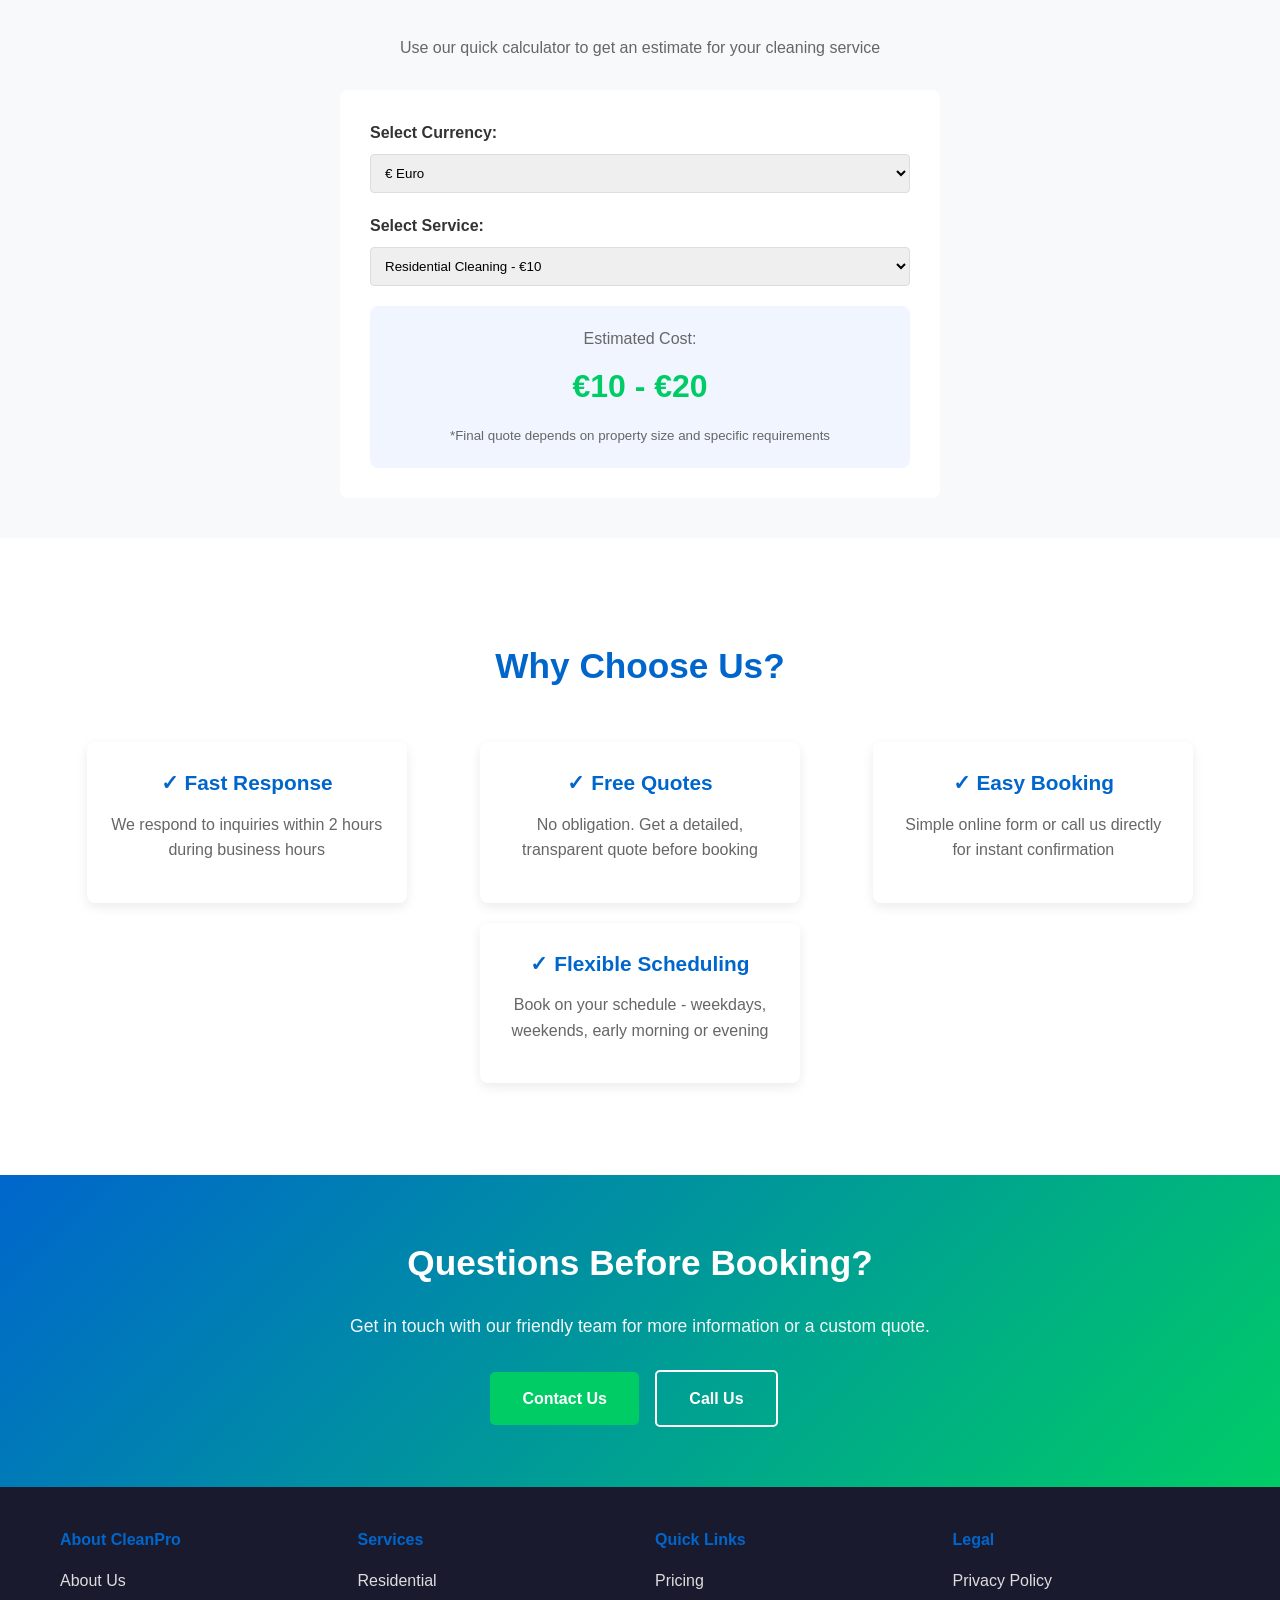
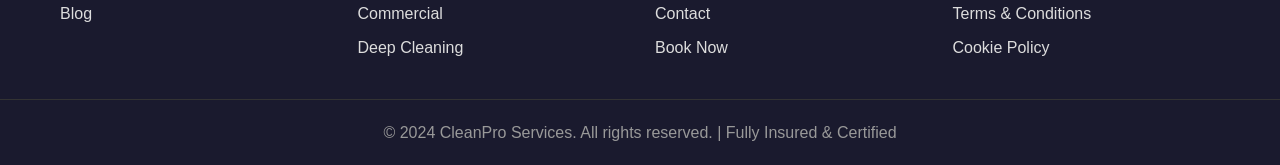
<file: booking.html>
<!DOCTYPE html>
<html lang="en">
<head>
    <meta charset="UTF-8">
    <meta name="viewport" content="width=device-width, initial-scale=1.0">
    <title>Book Your Cleaning | CleanPro Services</title>
    <link rel="stylesheet" href="css/style.css">
</head>
<body>
    <header>
        <nav>
            <div class="container">
                <h1 class="logo">🧹 CleanPro Services</h1>
                <button class="menu-toggle" id="menuToggle" title="Toggle Menu">
                    <span></span>
                    <span></span>
                    <span></span>
                </button>
                <ul class="nav-links" id="navLinks">
                    <li><a href="index.html">Home</a></li>
                    <li class="nav-dropdown">
                        <a href="services.html">Services ▼</a>
                        <div class="dropdown-menu">
                            <a href="services.html#residential">Residential Cleaning</a>
                            <a href="services.html#commercial">Commercial Cleaning</a>
                            <a href="services.html#deep">Deep Cleaning</a>
                            <a href="services.html#carpet">Carpet Cleaning</a>
                            <a href="services.html#tenancy">End of Tenancy</a>
                        </div>
                    </li>
                    <li><a href="pricing.html">Pricing</a></li>
                    <li><a href="about.html">About</a></li>
                    <li><a href="reviews.html">Reviews</a></li>
                    <li><a href="blog.html">Blog</a></li>
                    <li><a href="contact.html">Contact Us</a></li>
                </ul>
                <a href="booking.html" class="sticky-btn">Book Now</a>
                <button class="theme-toggle" id="themeToggle" title="Toggle Dark Mode">🌙</button>
            </div>
        </nav>
    </header>

    <main>
        <!-- Book Your Cleaning Section -->
        <section class="booking" style="background-color: var(--bg-secondary); padding: 60px 0;">
            <div class="container">
                <h2>Book Your Cleaning</h2>
                <p style="text-align: center; font-size: 1.1rem; color: #666; margin-bottom: 40px;">Fill out the form below and we'll contact you within 2 hours to confirm your booking.</p>

                <div style="max-width: 600px; margin: 0 auto;">
                    <div class="contact-form">
                        <form id="bookingForm">
                            <div class="form-group">
                                <label for="name">Full Name *</label>
                                <input type="text" id="name" name="name" required>
                            </div>

                            <div class="form-group">
                                <label for="email">Email Address *</label>
                                <input type="email" id="email" name="email" required>
                            </div>

                            <div class="form-group">
                                <label for="phone">Phone Number *</label>
                                <input type="tel" id="phone" name="phone" required>
                            </div>

                            <div class="form-group">
                                <label for="service">Service Type *</label>
                                <select id="service" name="service" required>
                                    <option value="">-- Select a Service --</option>
                                    <option value="residential">Residential Cleaning</option>
                                    <option value="commercial">Commercial Cleaning</option>
                                    <option value="deep">Deep Cleaning</option>
                                    <option value="carpet">Carpet Cleaning</option>
                                    <option value="windows">Window Cleaning</option>
                                    <option value="tenancy">End of Tenancy</option>
                                    <option value="other">Other Service</option>
                                </select>
                            </div>

                            <div class="form-group">
                                <label for="currency">Preferred Currency *</label>
                                <select id="currency" name="currency" required>
                                    <option value="EUR">€ Euro</option>
                                    <option value="GHS">₵ Ghana Cedi</option>
                                    <option value="USD">$ US Dollar</option>
                                    <option value="GBP">£ British Pound</option>
                                </select>
                            </div>

                            <div class="form-group">
                                <label for="date">Preferred Date *</label>
                                <input type="date" id="date" name="date" required>
                            </div>

                            <div class="form-group">
                                <label for="time">Preferred Time *</label>
                                <select id="time" name="time" required>
                                    <option value="">-- Select Time --</option>
                                    <option value="8am">8:00 AM</option>
                                    <option value="9am">9:00 AM</option>
                                    <option value="10am">10:00 AM</option>
                                    <option value="11am">11:00 AM</option>
                                    <option value="12pm">12:00 PM</option>
                                    <option value="1pm">1:00 PM</option>
                                    <option value="2pm">2:00 PM</option>
                                    <option value="3pm">3:00 PM</option>
                                    <option value="4pm">4:00 PM</option>
                                    <option value="5pm">5:00 PM</option>
                                </select>
                            </div>

                            <div class="form-group">
                                <label for="size">Property Size *</label>
                                <select id="size" name="size" required>
                                    <option value="">-- Select Size --</option>
                                    <option value="1-bed">1-Bed Apartment</option>
                                    <option value="2-bed">2-Bed Home</option>
                                    <option value="3-bed">3-Bed Home</option>
                                    <option value="4plus">4+ Bed Home</option>
                                    <option value="office">Office/Commercial</option>
                                </select>
                            </div>

                            <div class="form-group">
                                <label for="message">Special Requests (Optional)</label>
                                <textarea id="message" name="message" rows="3" placeholder="Any specific areas or instructions?"></textarea>
                            </div>

                            <button type="submit" class="btn" style="width: 100%;">Book Your Cleaning</button>
                            <p style="font-size: 0.9rem; color: #999; margin-top: 12px; text-align: center;">*Required fields. We'll confirm your booking via email and phone.</p>
                        </form>
                    </div>
                </div>
            </div>
        </section>

        <!-- Instant Quote Calculator -->
        <section class="trust-section">
            <div class="container">
                <h3 class="section-title">Get an Instant Quote</h3>
                <p style="text-align: center; color: #666; margin-bottom: 30px;">Use our quick calculator to get an estimate for your cleaning service</p>
                
                <div style="max-width: 600px; margin: 0 auto; background-color: white; padding: 30px; border-radius: 8px;">
                    <div style="margin-bottom: 20px;">
                        <label style="font-weight: bold; color: #333; display: block; margin-bottom: 8px;">Select Currency:</label>
                        <select id="quoteformCurrency" style="width: 100%; padding: 10px; border: 1px solid #ddd; border-radius: 4px;">
                            <option value="EUR">€ Euro</option>
                            <option value="GHS">₵ Ghana Cedi</option>
                            <option value="USD">$ US Dollar</option>
                            <option value="GBP">£ British Pound</option>
                        </select>
                    </div>

                    <div style="margin-bottom: 20px;">
                        <label style="font-weight: bold; color: #333; display: block; margin-bottom: 8px;">Select Service:</label>
                        <select id="quoteService" style="width: 100%; padding: 10px; border: 1px solid #ddd; border-radius: 4px;">
                            <option value="residential">Residential Cleaning - €10</option>
                            <option value="deep">Deep Cleaning - €20</option>
                            <option value="office">Office Cleaning - Custom</option>
                            <option value="carpet">Carpet Cleaning - €9</option>
                            <option value="windows">Window Cleaning - €7</option>
                        </select>
                    </div>
                    
                    <div style="padding: 20px; background-color: #f0f5ff; border-radius: 8px; text-align: center;">
                        <p style="color: #666; margin-bottom: 10px;">Estimated Cost:</p>
                        <p style="font-size: 2rem; color: #00cc66; font-weight: bold;" id="quotePrice">€10 - €20</p>
                        <p style="color: #666; margin-top: 10px;"><small>*Final quote depends on property size and specific requirements</small></p>
                    </div>
                </div>
            </div>
        </section>

        <!-- Why Choose CleanPro -->
        <section class="services-preview">
            <div class="container">
                <h3 class="section-title">Why Choose Us?</h3>
                <div class="service-cards">
                    <div class="card">
                        <h4>✓ Fast Response</h4>
                        <p>We respond to inquiries within 2 hours during business hours</p>
                    </div>
                    <div class="card">
                        <h4>✓ Free Quotes</h4>
                        <p>No obligation. Get a detailed, transparent quote before booking</p>
                    </div>
                    <div class="card">
                        <h4>✓ Easy Booking</h4>
                        <p>Simple online form or call us directly for instant confirmation</p>
                    </div>
                    <div class="card">
                        <h4>✓ Flexible Scheduling</h4>
                        <p>Book on your schedule - weekdays, weekends, early morning or evening</p>
                    </div>
                </div>
            </div>
        </section>

        <section class="cta-banner">
            <div class="container">
                <h2>Questions Before Booking?</h2>
                <p>Get in touch with our friendly team for more information or a custom quote.</p>
                <a href="contact.html" class="btn" style="margin-right: 12px;">Contact Us</a>
                <a href="tel:5551234567" class="btn btn-secondary">Call Us</a>
            </div>
        </section>
    </main>

    <!-- Success Modal Popup -->
    <div id="successModal" class="modal" style="display: none;">
        <div class="modal-content">
            <div class="modal-header">
                <h2>✓ Booking Confirmed!</h2>
                <button class="modal-close" id="modalClose">&times;</button>
            </div>
            <div class="modal-body">
                <p class="modal-message">Thank you! Your cleaning service has been successfully booked.</p>
                <div class="booking-details">
                    <p><strong>What's Next?</strong></p>
                    <ul>
                        <li>✓ You'll receive a confirmation email shortly</li>
                        <li>✓ We'll contact you within 2 hours to confirm details</li>
                        <li>✓ Track your booking status anytime</li>
                    </ul>
                </div>
                <p class="modal-footer">A confirmation email has been sent to <span id="confirmedEmail"></span></p>
            </div>
            <div class="modal-actions">
                <button class="btn" id="modalButton" style="width: 100%;">Return to Home</button>
            </div>
        </div>
    </div>

    <footer>
        <div class="container">
            <div class="footer-section">
                <h4>About CleanPro</h4>
                <a href="about.html">About Us</a>
                <a href="blog.html">Blog</a>
            </div>
            <div class="footer-section">
                <h4>Services</h4>
                <a href="services.html#residential">Residential</a>
                <a href="services.html#commercial">Commercial</a>
                <a href="services.html#deep">Deep Cleaning</a>
            </div>
            <div class="footer-section">
                <h4>Quick Links</h4>
                <a href="pricing.html">Pricing</a>
                <a href="contact.html">Contact</a>
                <a href="booking.html">Book Now</a>
            </div>
            <div class="footer-section">
                <h4>Legal</h4>
                <a href="#">Privacy Policy</a>
                <a href="#">Terms & Conditions</a>
                <a href="#">Cookie Policy</a>
            </div>
        </div>
        <div class="footer-bottom">
            <p>&copy; 2024 CleanPro Services. All rights reserved. | Fully Insured & Certified</p>
        </div>
    </footer>

    <script src="js/script.js"></script>
</body>
</html>
</file>
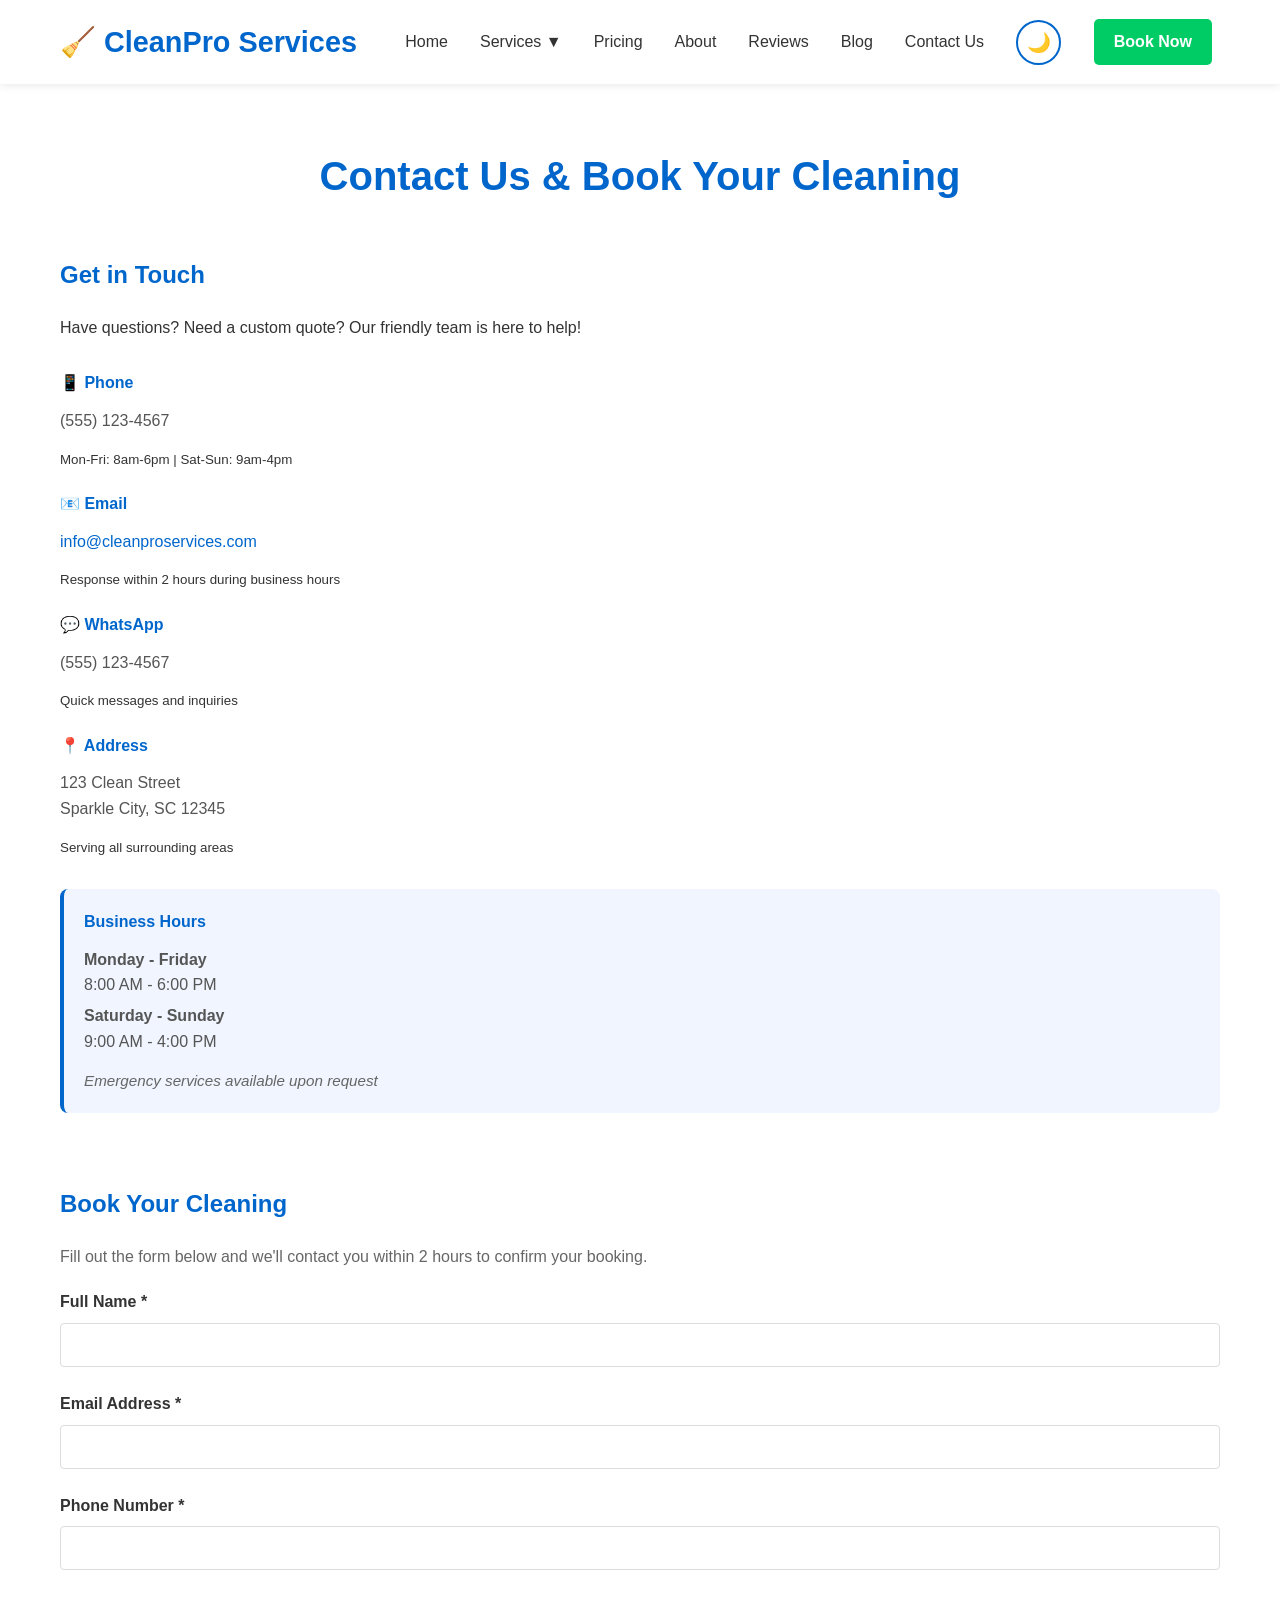
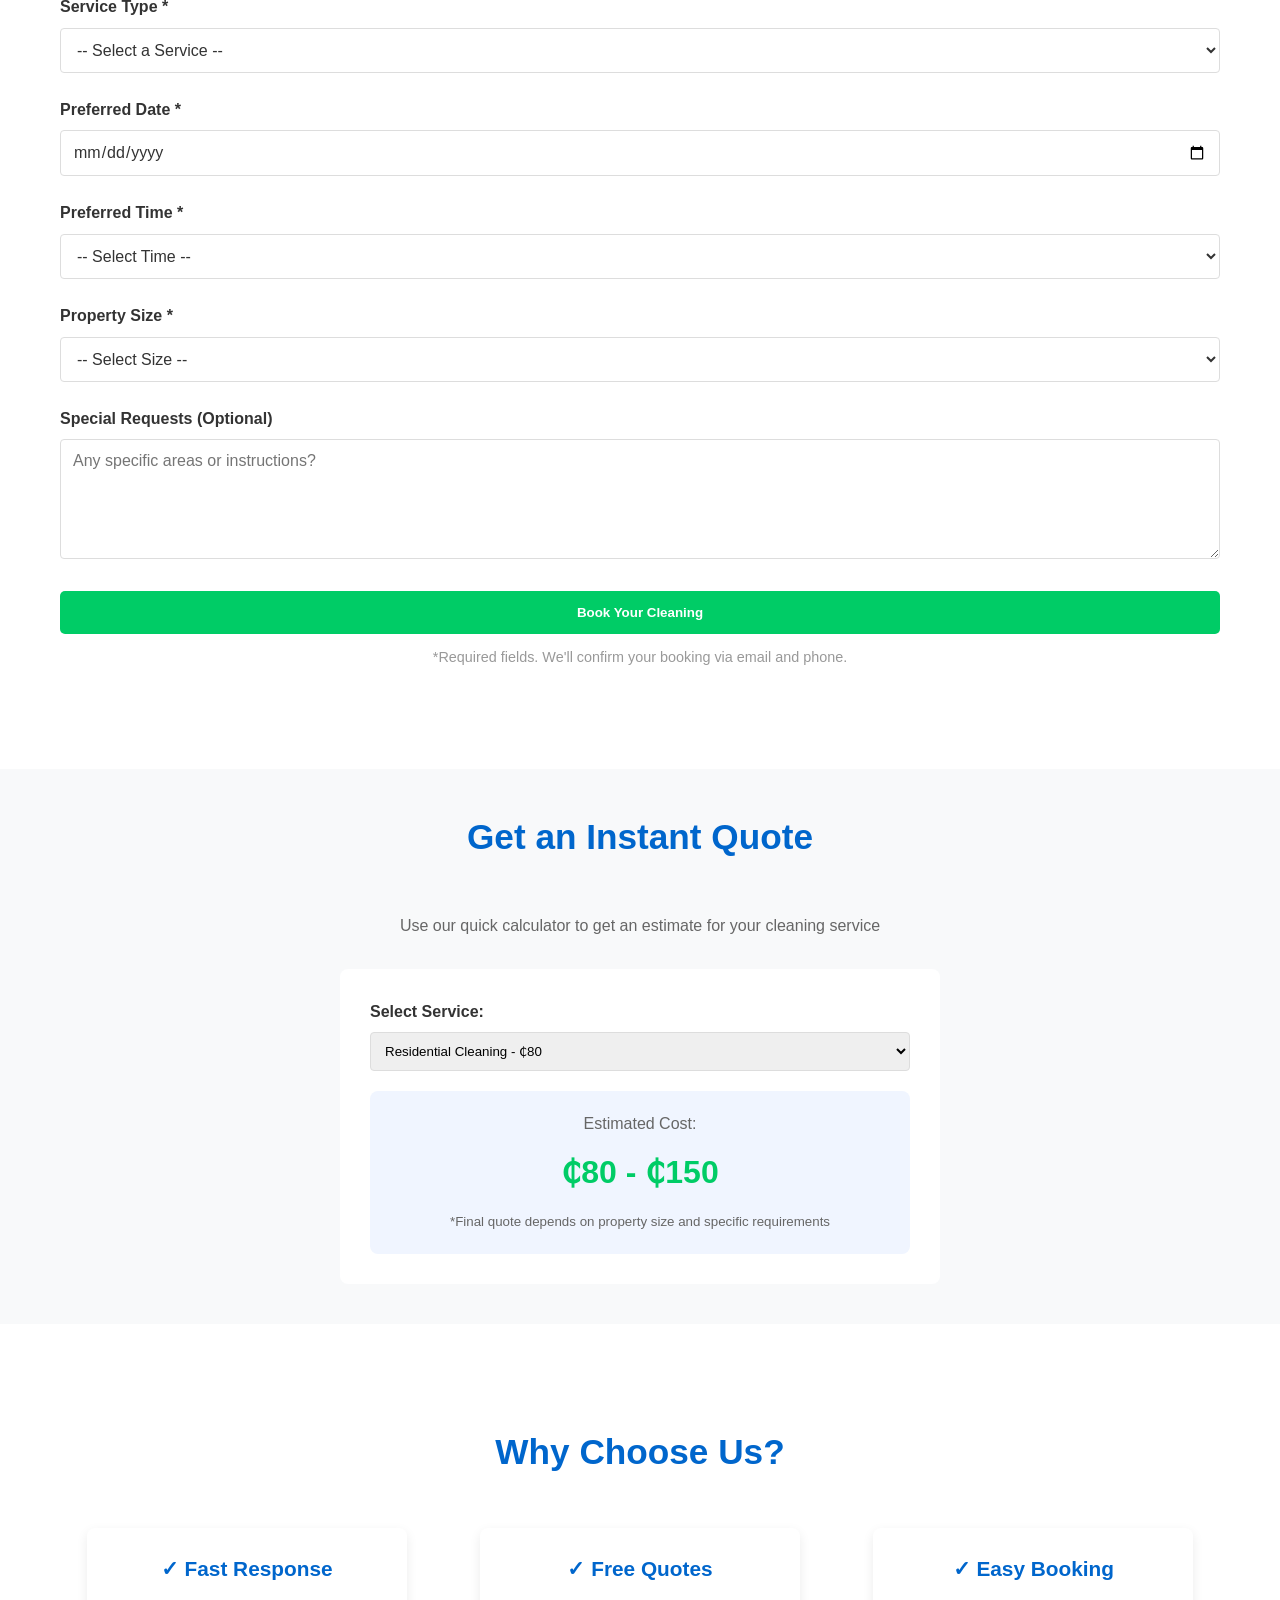
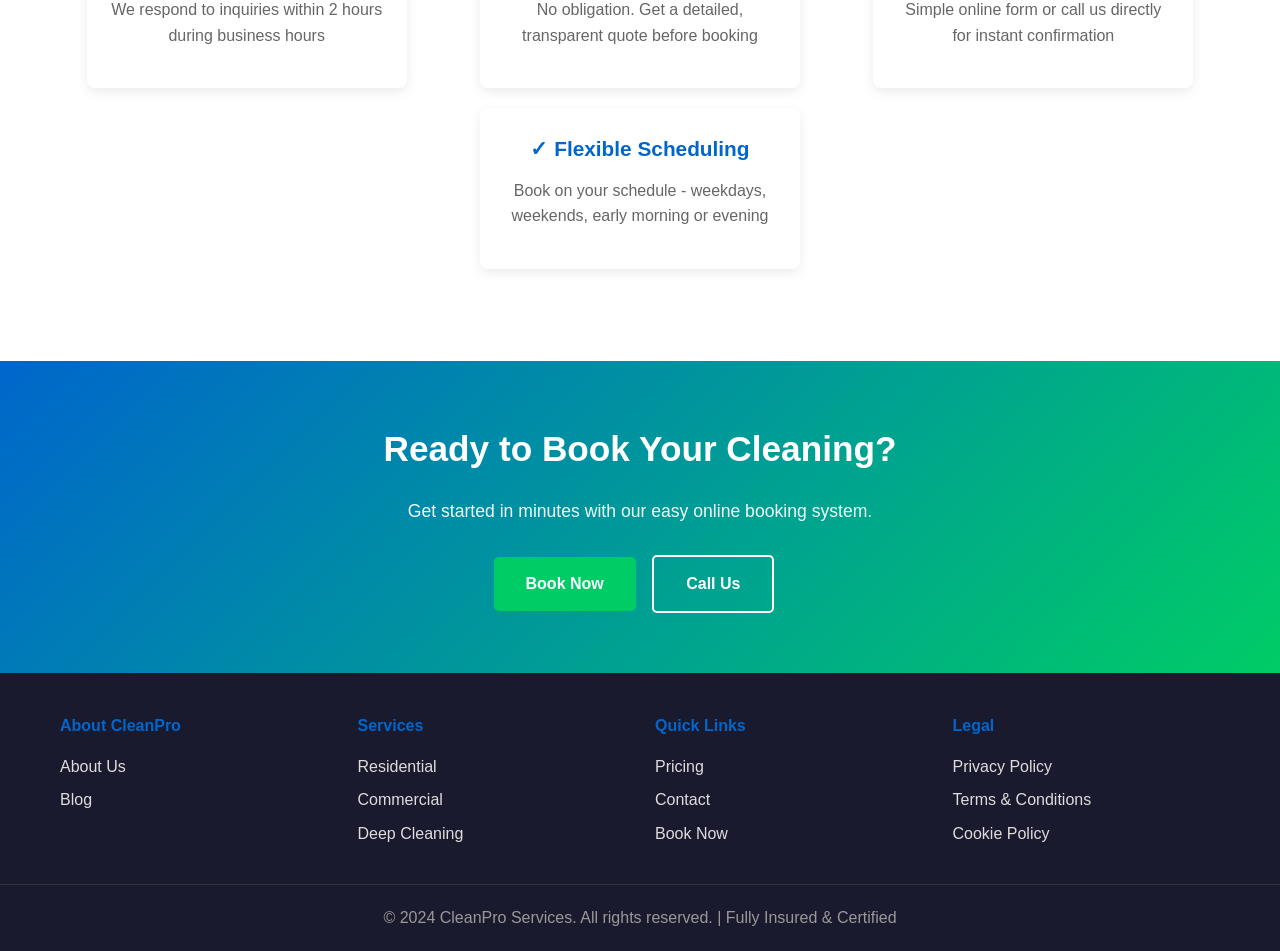
<file: contact.html>
<!DOCTYPE html>
<html lang="en">
<head>
    <meta charset="UTF-8">
    <meta name="viewport" content="width=device-width, initial-scale=1.0">
    <title>Contact Us & Book Cleaning | CleanPro Services</title>
    <link rel="stylesheet" href="css/style.css">
</head>
<body>
    <header>
        <nav>
            <div class="container">
                <h1 class="logo">🧹 CleanPro Services</h1>
                <button class="menu-toggle" id="menuToggle" title="Toggle Menu">
                    <span></span>
                    <span></span>
                    <span></span>
                </button>
                <ul class="nav-links" id="navLinks">
                    <li><a href="index.html">Home</a></li>
                    <li class="nav-dropdown">
                        <a href="services.html">Services ▼</a>
                        <div class="dropdown-menu">
                            <a href="services.html#residential">Residential Cleaning</a>
                            <a href="services.html#commercial">Commercial Cleaning</a>
                            <a href="services.html#deep">Deep Cleaning</a>
                            <a href="services.html#carpet">Carpet Cleaning</a>
                            <a href="services.html#tenancy">End of Tenancy</a>
                        </div>
                    </li>
                    <li><a href="pricing.html">Pricing</a></li>
                    <li><a href="about.html">About</a></li>
                    <li><a href="reviews.html">Reviews</a></li>
                    <li><a href="blog.html">Blog</a></li>
                    <li><a href="contact.html">Contact Us</a></li>
                </ul>
                <a href="contact.html" class="sticky-btn">Book Now</a>
                <button class="theme-toggle" id="themeToggle" title="Toggle Dark Mode">🌙</button>
            </div>
        </nav>
    </header>

    <main>
        <section class="contact">
            <div class="container">
                <h2>Contact Us & Book Your Cleaning</h2>


                <div class="contact-content">
                    <!-- Left Side: Contact Info -->
                    <div class="contact-info">
                        <h3>Get in Touch</h3>
                        <p style="margin-bottom: 30px;">Have questions? Need a custom quote? Our friendly team is here to help!</p>

                        <div class="contact-details">
                            <div style="margin-bottom: 20px;">
                                <strong style="color: #0066cc;">📱 Phone</strong>
                                <p>(555) 123-4567</p>
                                <small>Mon-Fri: 8am-6pm | Sat-Sun: 9am-4pm</small>
                            </div>

                            <div style="margin-bottom: 20px;">
                                <strong style="color: #0066cc;">📧 Email</strong>
                                <p><a href="mailto:info@cleanproservices.com" style="color: #0066cc; text-decoration: none;">info@cleanproservices.com</a></p>
                                <small>Response within 2 hours during business hours</small>
                            </div>

                            <div style="margin-bottom: 20px;">
                                <strong style="color: #0066cc;">💬 WhatsApp</strong>
                                <p>(555) 123-4567</p>
                                <small>Quick messages and inquiries</small>
                            </div>

                            <div style="margin-bottom: 20px;">
                                <strong style="color: #0066cc;">📍 Address</strong>
                                <p>123 Clean Street<br>Sparkle City, SC 12345</p>
                                <small>Serving all surrounding areas</small>
                            </div>
                        </div>

                        <div style="background-color: #f0f5ff; padding: 20px; border-radius: 8px; margin-top: 30px; border-left: 4px solid #0066cc;">
                            <h4 style="color: #0066cc; margin-bottom: 12px;">Business Hours</h4>
                            <p style="margin: 5px 0; color: #555;"><strong>Monday - Friday</strong><br>8:00 AM - 6:00 PM</p>
                            <p style="margin: 5px 0; color: #555;"><strong>Saturday - Sunday</strong><br>9:00 AM - 4:00 PM</p>
                            <p style="margin-top: 15px; color: #666; font-size: 0.95rem;"><em>Emergency services available upon request</em></p>
                        </div>
                    </div>

                    <!-- Right Side: Booking Form -->
                    <div class="contact-form">
                        <h3>Book Your Cleaning</h3>
                        <p style="margin-bottom: 20px; color: #666;">Fill out the form below and we'll contact you within 2 hours to confirm your booking.</p>

                        <form id="bookingForm">
                            <div class="form-group">
                                <label for="name">Full Name *</label>
                                <input type="text" id="name" name="name" required>
                            </div>

                            <div class="form-group">
                                <label for="email">Email Address *</label>
                                <input type="email" id="email" name="email" required>
                            </div>

                            <div class="form-group">
                                <label for="phone">Phone Number *</label>
                                <input type="tel" id="phone" name="phone" required>
                            </div>

                            <div class="form-group">
                                <label for="service">Service Type *</label>
                                <select id="service" name="service" required>
                                    <option value="">-- Select a Service --</option>
                                    <option value="residential">Residential Cleaning</option>
                                    <option value="commercial">Commercial Cleaning</option>
                                    <option value="deep">Deep Cleaning</option>
                                    <option value="carpet">Carpet Cleaning</option>
                                    <option value="windows">Window Cleaning</option>
                                    <option value="tenancy">End of Tenancy</option>
                                    <option value="other">Other Service</option>
                                </select>
                            </div>

                            <div class="form-group">
                                <label for="date">Preferred Date *</label>
                                <input type="date" id="date" name="date" required>
                            </div>

                            <div class="form-group">
                                <label for="time">Preferred Time *</label>
                                <select id="time" name="time" required>
                                    <option value="">-- Select Time --</option>
                                    <option value="8am">8:00 AM</option>
                                    <option value="9am">9:00 AM</option>
                                    <option value="10am">10:00 AM</option>
                                    <option value="11am">11:00 AM</option>
                                    <option value="12pm">12:00 PM</option>
                                    <option value="1pm">1:00 PM</option>
                                    <option value="2pm">2:00 PM</option>
                                    <option value="3pm">3:00 PM</option>
                                    <option value="4pm">4:00 PM</option>
                                    <option value="5pm">5:00 PM</option>
                                </select>
                            </div>

                            <div class="form-group">
                                <label for="size">Property Size *</label>
                                <select id="size" name="size" required>
                                    <option value="">-- Select Size --</option>
                                    <option value="1-bed">1-Bed Apartment</option>
                                    <option value="2-bed">2-Bed Home</option>
                                    <option value="3-bed">3-Bed Home</option>
                                    <option value="4plus">4+ Bed Home</option>
                                    <option value="office">Office/Commercial</option>
                                </select>
                            </div>

                            <div class="form-group">
                                <label for="message">Special Requests (Optional)</label>
                                <textarea id="message" name="message" rows="3" placeholder="Any specific areas or instructions?"></textarea>
                            </div>

                            <button type="submit" class="btn" style="width: 100%;">Book Your Cleaning</button>
                            <p style="font-size: 0.9rem; color: #999; margin-top: 12px; text-align: center;">*Required fields. We'll confirm your booking via email and phone.</p>
                        </form>
                    </div>
                </div>
            </div>
        </section>

        <!-- Instant Quote Calculator -->
        <section class="trust-section">
            <div class="container">
                <h3 class="section-title">Get an Instant Quote</h3>
                <p style="text-align: center; color: #666; margin-bottom: 30px;">Use our quick calculator to get an estimate for your cleaning service</p>
                
                <div style="max-width: 600px; margin: 0 auto; background-color: white; padding: 30px; border-radius: 8px;">
                    <div style="margin-bottom: 20px;">
                        <label style="font-weight: bold; color: #333; display: block; margin-bottom: 8px;">Select Service:</label>
                        <select id="quoteService" style="width: 100%; padding: 10px; border: 1px solid #ddd; border-radius: 4px;">
                            <option value="residential">Residential Cleaning - ₵80</option>
                            <option value="deep">Deep Cleaning - ₵150</option>
                            <option value="office">Office Cleaning - Custom</option>
                            <option value="carpet">Carpet Cleaning - ₵60</option>
                            <option value="windows">Window Cleaning - ₵40</option>
                        </select>
                    </div>
                    
                    <div style="padding: 20px; background-color: #f0f5ff; border-radius: 8px; text-align: center;">
                        <p style="color: #666; margin-bottom: 10px;">Estimated Cost:</p>
                        <p style="font-size: 2rem; color: #00cc66; font-weight: bold;">₵80 - ₵150</p>
                        <p style="color: #666; margin-top: 10px;"><small>*Final quote depends on property size and specific requirements</small></p>
                    </div>
                </div>
            </div>
        </section>

        <!-- Why Contact CleanPro -->
        <section class="services-preview">
            <div class="container">
                <h3 class="section-title">Why Choose Us?</h3>
                <div class="service-cards">
                    <div class="card">
                        <h4>✓ Fast Response</h4>
                        <p>We respond to inquiries within 2 hours during business hours</p>
                    </div>
                    <div class="card">
                        <h4>✓ Free Quotes</h4>
                        <p>No obligation. Get a detailed, transparent quote before booking</p>
                    </div>
                    <div class="card">
                        <h4>✓ Easy Booking</h4>
                        <p>Simple online form or call us directly for instant confirmation</p>
                    </div>
                    <div class="card">
                        <h4>✓ Flexible Scheduling</h4>
                        <p>Book on your schedule - weekdays, weekends, early morning or evening</p>
                    </div>
                </div>
            </div>
        </section>

        <section class="cta-banner">
            <div class="container">
                <h2>Ready to Book Your Cleaning?</h2>
                <p>Get started in minutes with our easy online booking system.</p>
                <a href="#bookingForm" class="btn" style="margin-right: 12px;">Book Now</a>
                <a href="tel:5551234567" class="btn btn-secondary">Call Us</a>
            </div>
        </section>
    </main>

    <!-- Success Modal Popup -->
    <div id="successModal" class="modal" style="display: none;">
        <div class="modal-content">
            <div class="modal-header">
                <h2>✓ Booking Confirmed!</h2>
                <button class="modal-close" id="modalClose">&times;</button>
            </div>
            <div class="modal-body">
                <p class="modal-message">Thank you! Your cleaning service has been successfully booked.</p>
                <div class="booking-details">
                    <p><strong>What's Next?</strong></p>
                    <ul>
                        <li>✓ You'll receive a confirmation email shortly</li>
                        <li>✓ We'll contact you within 2 hours to confirm details</li>
                        <li>✓ Track your booking status anytime</li>
                    </ul>
                </div>
                <p class="modal-footer">A confirmation email has been sent to <span id="confirmedEmail"></span></p>
            </div>
            <div class="modal-actions">
                <button class="btn" id="modalButton" style="width: 100%;">Return to Home</button>
            </div>
        </div>
    </div>

    <footer>
        <div class="container">
            <div class="footer-section">
                <h4>About CleanPro</h4>
                <a href="about.html">About Us</a>
                <a href="blog.html">Blog</a>
            </div>
            <div class="footer-section">
                <h4>Services</h4>
                <a href="services.html#residential">Residential</a>
                <a href="services.html#commercial">Commercial</a>
                <a href="services.html#deep">Deep Cleaning</a>
            </div>
            <div class="footer-section">
                <h4>Quick Links</h4>
                <a href="pricing.html">Pricing</a>
                <a href="contact.html">Contact</a>
                <a href="contact.html">Book Now</a>
            </div>
            <div class="footer-section">
                <h4>Legal</h4>
                <a href="#">Privacy Policy</a>
                <a href="#">Terms & Conditions</a>
                <a href="#">Cookie Policy</a>
            </div>
        </div>
        <div class="footer-bottom">
            <p>&copy; 2024 CleanPro Services. All rights reserved. | Fully Insured & Certified</p>
        </div>
    </footer>

    <script src="js/script.js"></script>
</body>
</html>
</file>
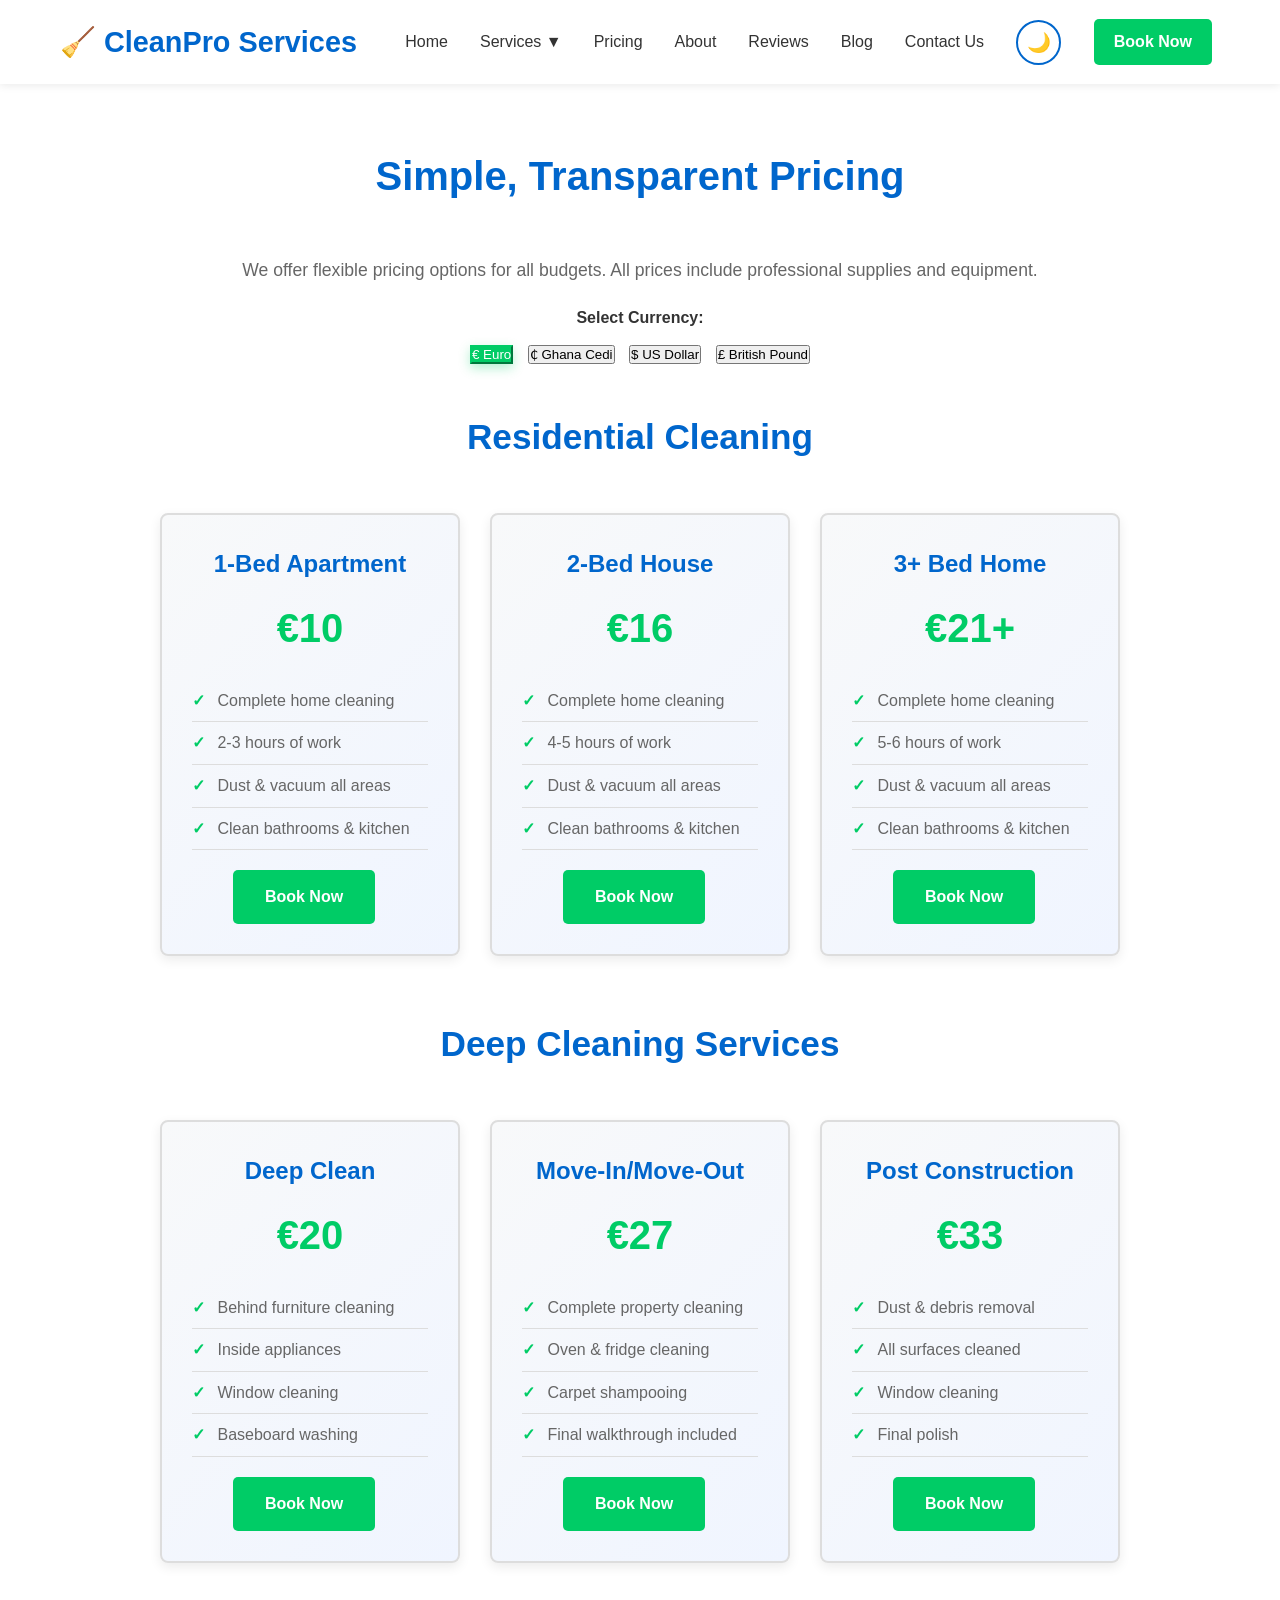
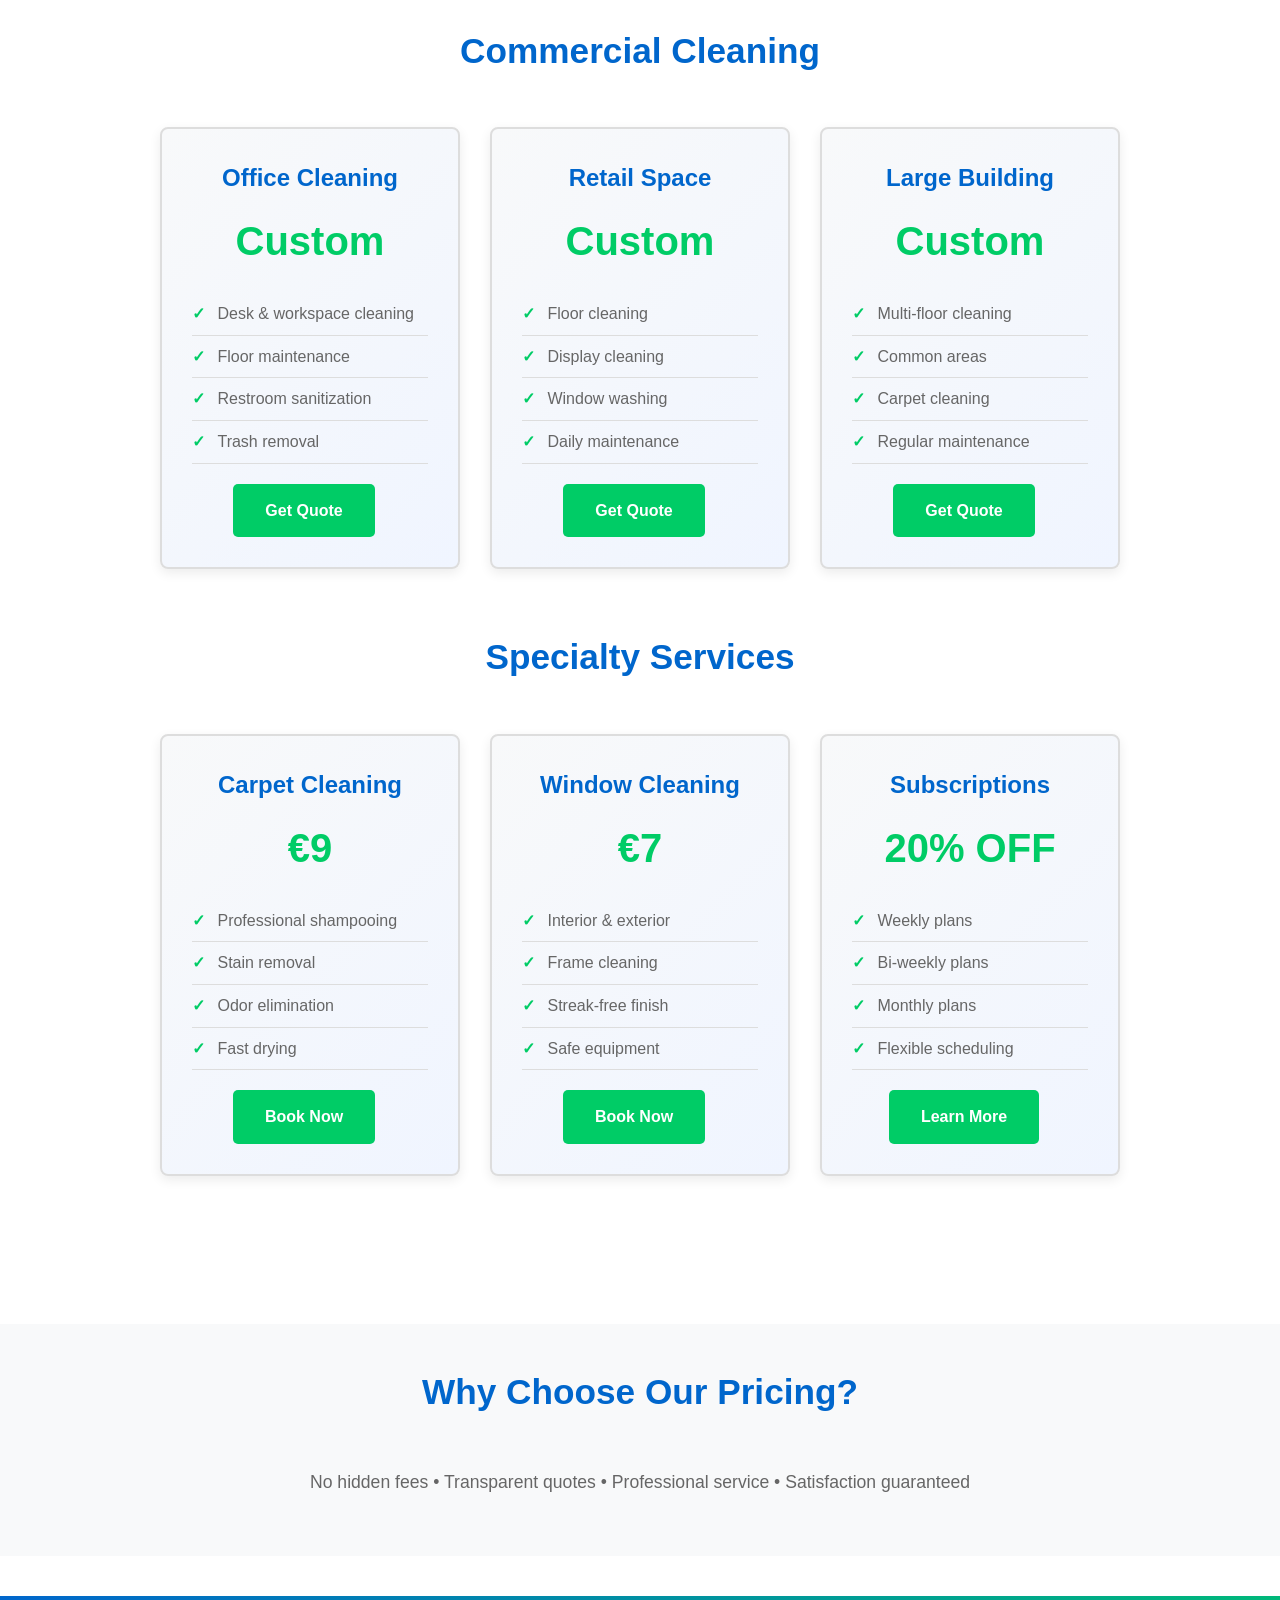
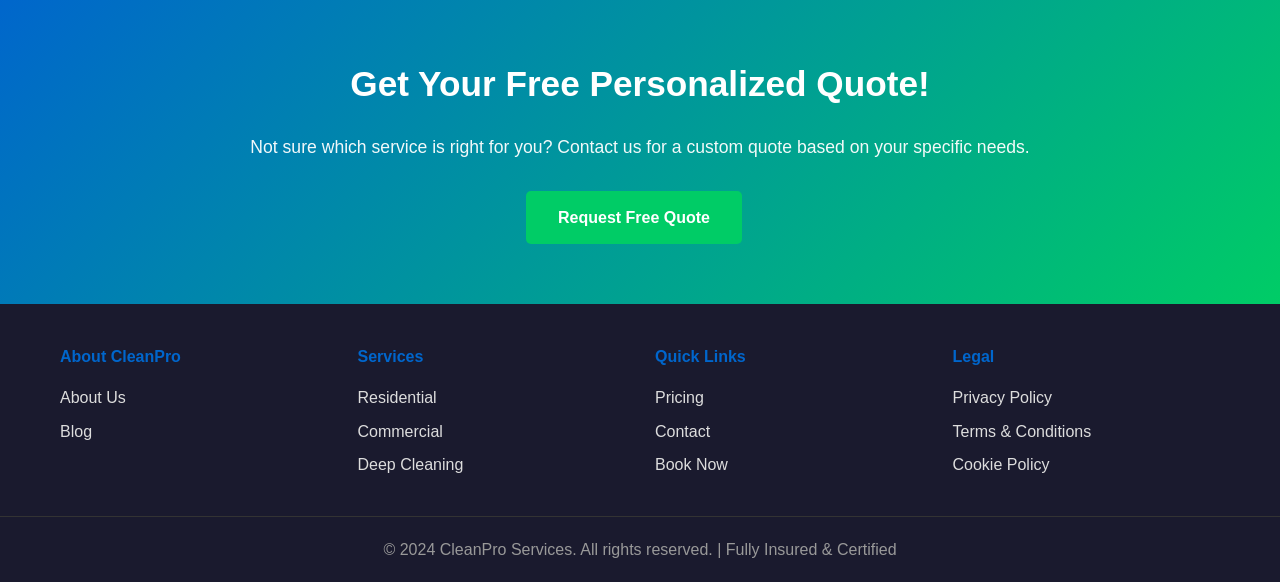
<file: pricing.html>
<!DOCTYPE html>
<html lang="en">
<head>
    <meta charset="UTF-8">
    <meta name="viewport" content="width=device-width, initial-scale=1.0">
    <title>Pricing - Professional Cleaning Services | CleanPro Services</title>
    <link rel="stylesheet" href="css/style.css">
</head>
<body>
    <header>
        <nav>
            <div class="container">
                <h1 class="logo">🧹 CleanPro Services</h1>
                <button class="menu-toggle" id="menuToggle" title="Toggle Menu">
                    <span></span>
                    <span></span>
                    <span></span>
                </button>
                <ul class="nav-links" id="navLinks">
                    <li><a href="index.html">Home</a></li>
                    <li class="nav-dropdown">
                        <a href="services.html">Services ▼</a>
                        <div class="dropdown-menu">
                            <a href="services.html#residential">Residential Cleaning</a>
                            <a href="services.html#commercial">Commercial Cleaning</a>
                            <a href="services.html#deep">Deep Cleaning</a>
                            <a href="services.html#carpet">Carpet Cleaning</a>
                            <a href="services.html#tenancy">End of Tenancy</a>
                        </div>
                    </li>
                    <li><a href="pricing.html">Pricing</a></li>
                    <li><a href="about.html">About</a></li>
                    <li><a href="reviews.html">Reviews</a></li>
                    <li><a href="blog.html">Blog</a></li>
                    <li><a href="contact.html">Contact Us</a></li>
                </ul>
                <a href="contact.html" class="sticky-btn">Book Now</a>
                <button class="theme-toggle" id="themeToggle" title="Toggle Dark Mode">🌙</button>
            </div>
        </nav>
    </header>

    <main>
        <section class="pricing">
            <div class="container">
                <h2>Simple, Transparent Pricing</h2>
                <p style="text-align: center; font-size: 1.1rem; color: #666; margin-bottom: 20px;">We offer flexible pricing options for all budgets. All prices include professional supplies and equipment.</p>
                
                <div style="text-align: center; margin-bottom: 40px;">
                    <p style="font-weight: bold; margin-bottom: 10px;">Select Currency:</p>
                    <button class="currency-btn" data-currency="EUR" style="margin: 5px;">€ Euro</button>
                    <button class="currency-btn" data-currency="GHS" style="margin: 5px;">₵ Ghana Cedi</button>
                    <button class="currency-btn" data-currency="USD" style="margin: 5px;">$ US Dollar</button>
                    <button class="currency-btn" data-currency="GBP" style="margin: 5px;">£ British Pound</button>
                </div>

                <h3 class="section-title">Residential Cleaning</h3>
                <div class="pricing-cards">
                    <div class="pricing-card">
                        <h3>1-Bed Apartment</h3>
                        <div class="price" data-price-key="residential1bed">€10</div>
                        <ul>
                            <li>Complete home cleaning</li>
                            <li>2-3 hours of work</li>
                            <li>Dust & vacuum all areas</li>
                            <li>Clean bathrooms & kitchen</li>
                        </ul>
                        <a href="contact.html" class="btn">Book Now</a>
                    </div>

                    <div class="pricing-card">
                        <h3>2-Bed House</h3>
                        <div class="price" data-price-key="residential2bed">€16</div>
                        <ul>
                            <li>Complete home cleaning</li>
                            <li>4-5 hours of work</li>
                            <li>Dust & vacuum all areas</li>
                            <li>Clean bathrooms & kitchen</li>
                        </ul>
                        <a href="contact.html" class="btn">Book Now</a>
                    </div>

                    <div class="pricing-card">
                        <h3>3+ Bed Home</h3>
                        <div class="price" data-price-key="residential3bed">€21+</div>
                        <ul>
                            <li>Complete home cleaning</li>
                            <li>5-6 hours of work</li>
                            <li>Dust & vacuum all areas</li>
                            <li>Clean bathrooms & kitchen</li>
                        </ul>
                        <a href="contact.html" class="btn">Book Now</a>
                    </div>
                </div>

                <h3 class="section-title" style="margin-top: 60px;">Deep Cleaning Services</h3>
                <div class="pricing-cards">
                    <div class="pricing-card">
                        <h3>Deep Clean</h3>
                        <div class="price" data-price-key="deepClean">€20</div>
                        <ul>
                            <li>Behind furniture cleaning</li>
                            <li>Inside appliances</li>
                            <li>Window cleaning</li>
                            <li>Baseboard washing</li>
                        </ul>
                        <a href="contact.html" class="btn">Book Now</a>
                    </div>

                    <div class="pricing-card">
                        <h3>Move-In/Move-Out</h3>
                        <div class="price" data-price-key="moveInOut">€27</div>
                        <ul>
                            <li>Complete property cleaning</li>
                            <li>Oven & fridge cleaning</li>
                            <li>Carpet shampooing</li>
                            <li>Final walkthrough included</li>
                        </ul>
                        <a href="contact.html" class="btn">Book Now</a>
                    </div>

                    <div class="pricing-card">
                        <h3>Post Construction</h3>
                        <div class="price" data-price-key="postConstruction">€33</div>
                        <ul>
                            <li>Dust & debris removal</li>
                            <li>All surfaces cleaned</li>
                            <li>Window cleaning</li>
                            <li>Final polish</li>
                        </ul>
                        <a href="contact.html" class="btn">Book Now</a>
                    </div>
                </div>

                <h3 class="section-title" style="margin-top: 60px;">Commercial Cleaning</h3>
                <div class="pricing-cards">
                    <div class="pricing-card">
                        <h3>Office Cleaning</h3>
                        <div class="price">Custom</div>
                        <ul>
                            <li>Desk & workspace cleaning</li>
                            <li>Floor maintenance</li>
                            <li>Restroom sanitization</li>
                            <li>Trash removal</li>
                        </ul>
                        <a href="contact.html" class="btn">Get Quote</a>
                    </div>

                    <div class="pricing-card">
                        <h3>Retail Space</h3>
                        <div class="price">Custom</div>
                        <ul>
                            <li>Floor cleaning</li>
                            <li>Display cleaning</li>
                            <li>Window washing</li>
                            <li>Daily maintenance</li>
                        </ul>
                        <a href="contact.html" class="btn">Get Quote</a>
                    </div>

                    <div class="pricing-card">
                        <h3>Large Building</h3>
                        <div class="price">Custom</div>
                        <ul>
                            <li>Multi-floor cleaning</li>
                            <li>Common areas</li>
                            <li>Carpet cleaning</li>
                            <li>Regular maintenance</li>
                        </ul>
                        <a href="contact.html" class="btn">Get Quote</a>
                    </div>
                </div>

                <h3 class="section-title" style="margin-top: 60px;">Specialty Services</h3>
                <div class="pricing-cards">
                    <div class="pricing-card">
                        <h3>Carpet Cleaning</h3>
                        <div class="price" data-price-key="carpetCleaning">€9</div>
                        <ul>
                            <li>Professional shampooing</li>
                            <li>Stain removal</li>
                            <li>Odor elimination</li>
                            <li>Fast drying</li>
                        </ul>
                        <a href="contact.html" class="btn">Book Now</a>
                    </div>

                    <div class="pricing-card">
                        <h3>Window Cleaning</h3>
                        <div class="price" data-price-key="windowCleaning">€7</div>
                        <ul>
                            <li>Interior & exterior</li>
                            <li>Frame cleaning</li>
                            <li>Streak-free finish</li>
                            <li>Safe equipment</li>
                        </ul>
                        <a href="contact.html" class="btn">Book Now</a>
                    </div>

                    <div class="pricing-card">
                        <h3>Subscriptions</h3>
                        <div class="price">20% OFF</div>
                        <ul>
                            <li>Weekly plans</li>
                            <li>Bi-weekly plans</li>
                            <li>Monthly plans</li>
                            <li>Flexible scheduling</li>
                        </ul>
                        <a href="contact.html" class="btn">Learn More</a>
                    </div>
                </div>
            </div>
        </section>

        <section class="trust-section">
            <div class="container" style="text-align: center;">
                <h3 class="section-title">Why Choose Our Pricing?</h3>
                <p style="font-size: 1.1rem; color: #666; margin-bottom: 20px;">No hidden fees • Transparent quotes • Professional service • Satisfaction guaranteed</p>
            </div>
        </section>

        <section class="cta-banner">
            <div class="container">
                <h2>Get Your Free Personalized Quote!</h2>
                <p>Not sure which service is right for you? Contact us for a custom quote based on your specific needs.</p>
                <a href="contact.html" class="btn">Request Free Quote</a>
            </div>
        </section>
    </main>

    <footer>
        <div class="container">
            <div class="footer-section">
                <h4>About CleanPro</h4>
                <a href="about.html">About Us</a>
                <a href="blog.html">Blog</a>
            </div>
            <div class="footer-section">
                <h4>Services</h4>
                <a href="services.html#residential">Residential</a>
                <a href="services.html#commercial">Commercial</a>
                <a href="services.html#deep">Deep Cleaning</a>
            </div>
            <div class="footer-section">
                <h4>Quick Links</h4>
                <a href="pricing.html">Pricing</a>
                <a href="contact.html">Contact</a>
                <a href="contact.html">Book Now</a>
            </div>
            <div class="footer-section">
                <h4>Legal</h4>
                <a href="#">Privacy Policy</a>
                <a href="#">Terms & Conditions</a>
                <a href="#">Cookie Policy</a>
            </div>
        </div>
        <div class="footer-bottom">
            <p>&copy; 2024 CleanPro Services. All rights reserved. | Fully Insured & Certified</p>
        </div>
    </footer>

    <script src="js/script.js"></script>
</body>
</html>
</file>
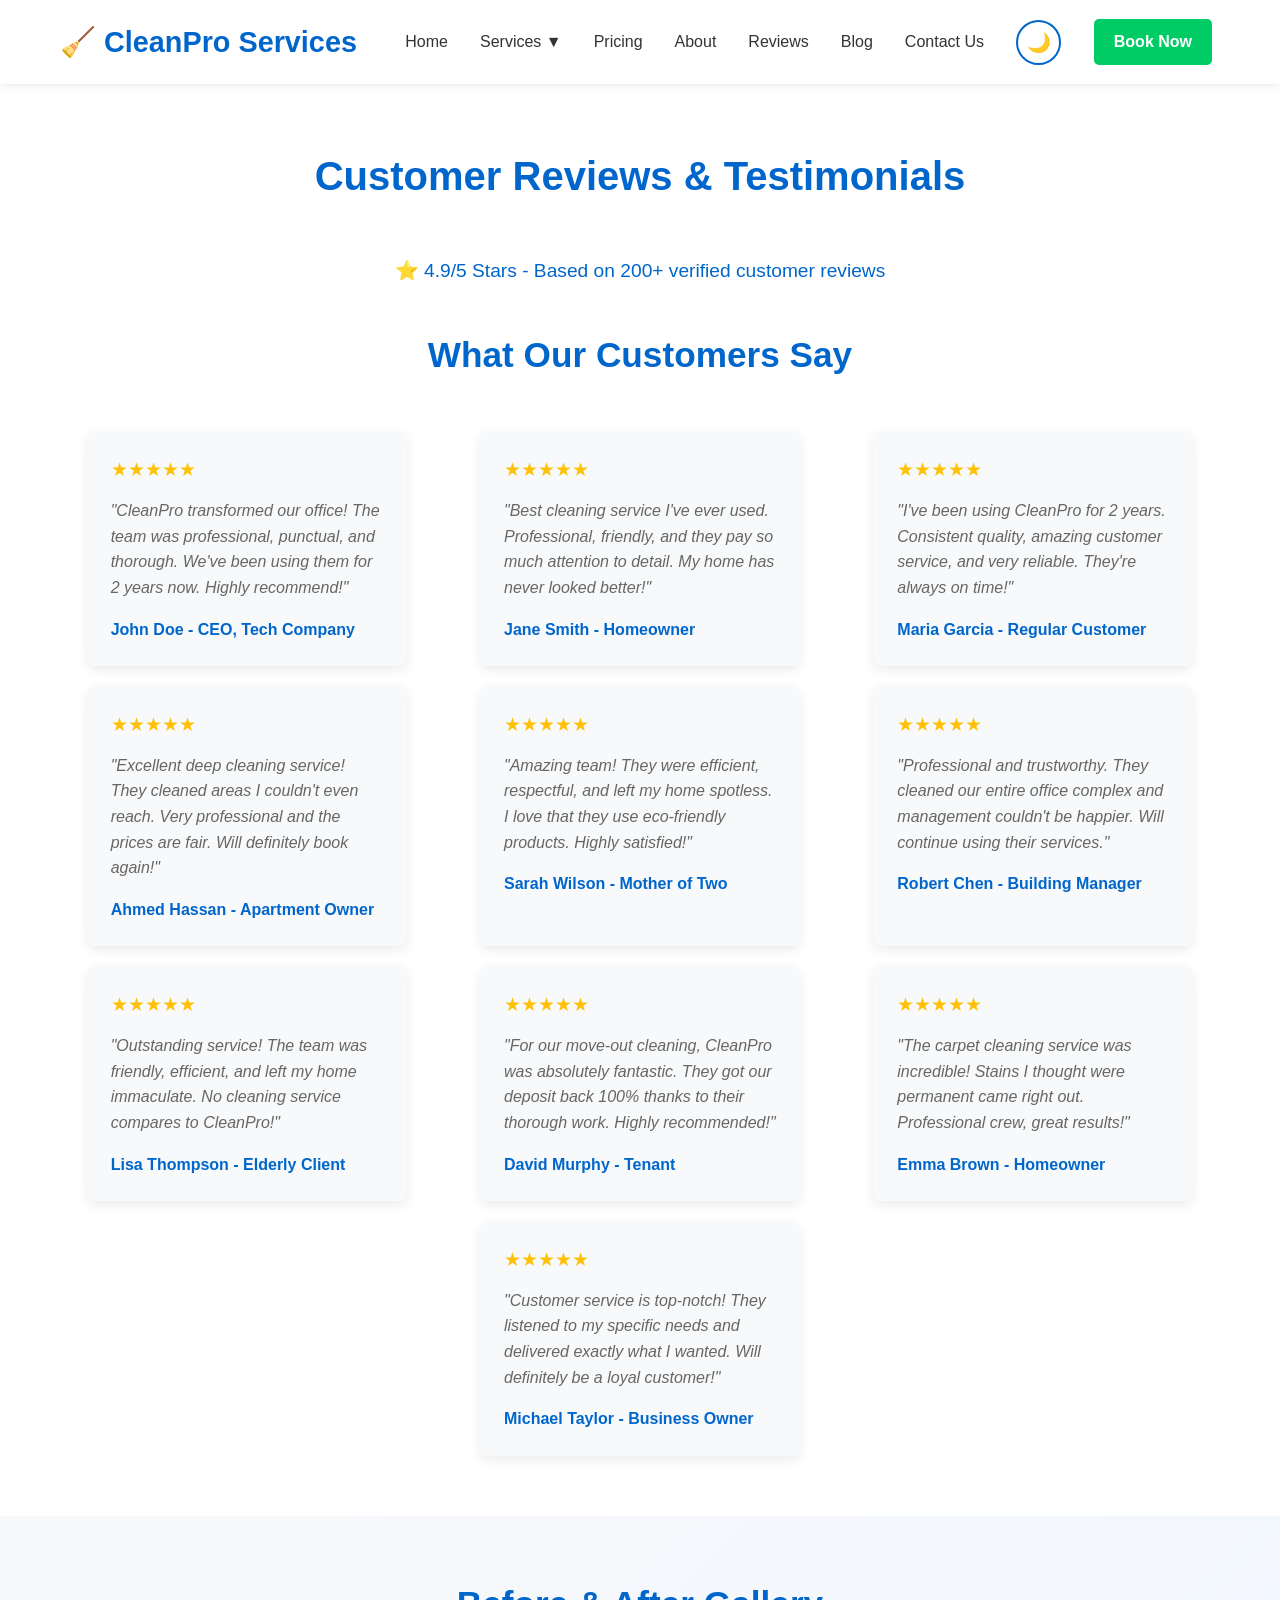
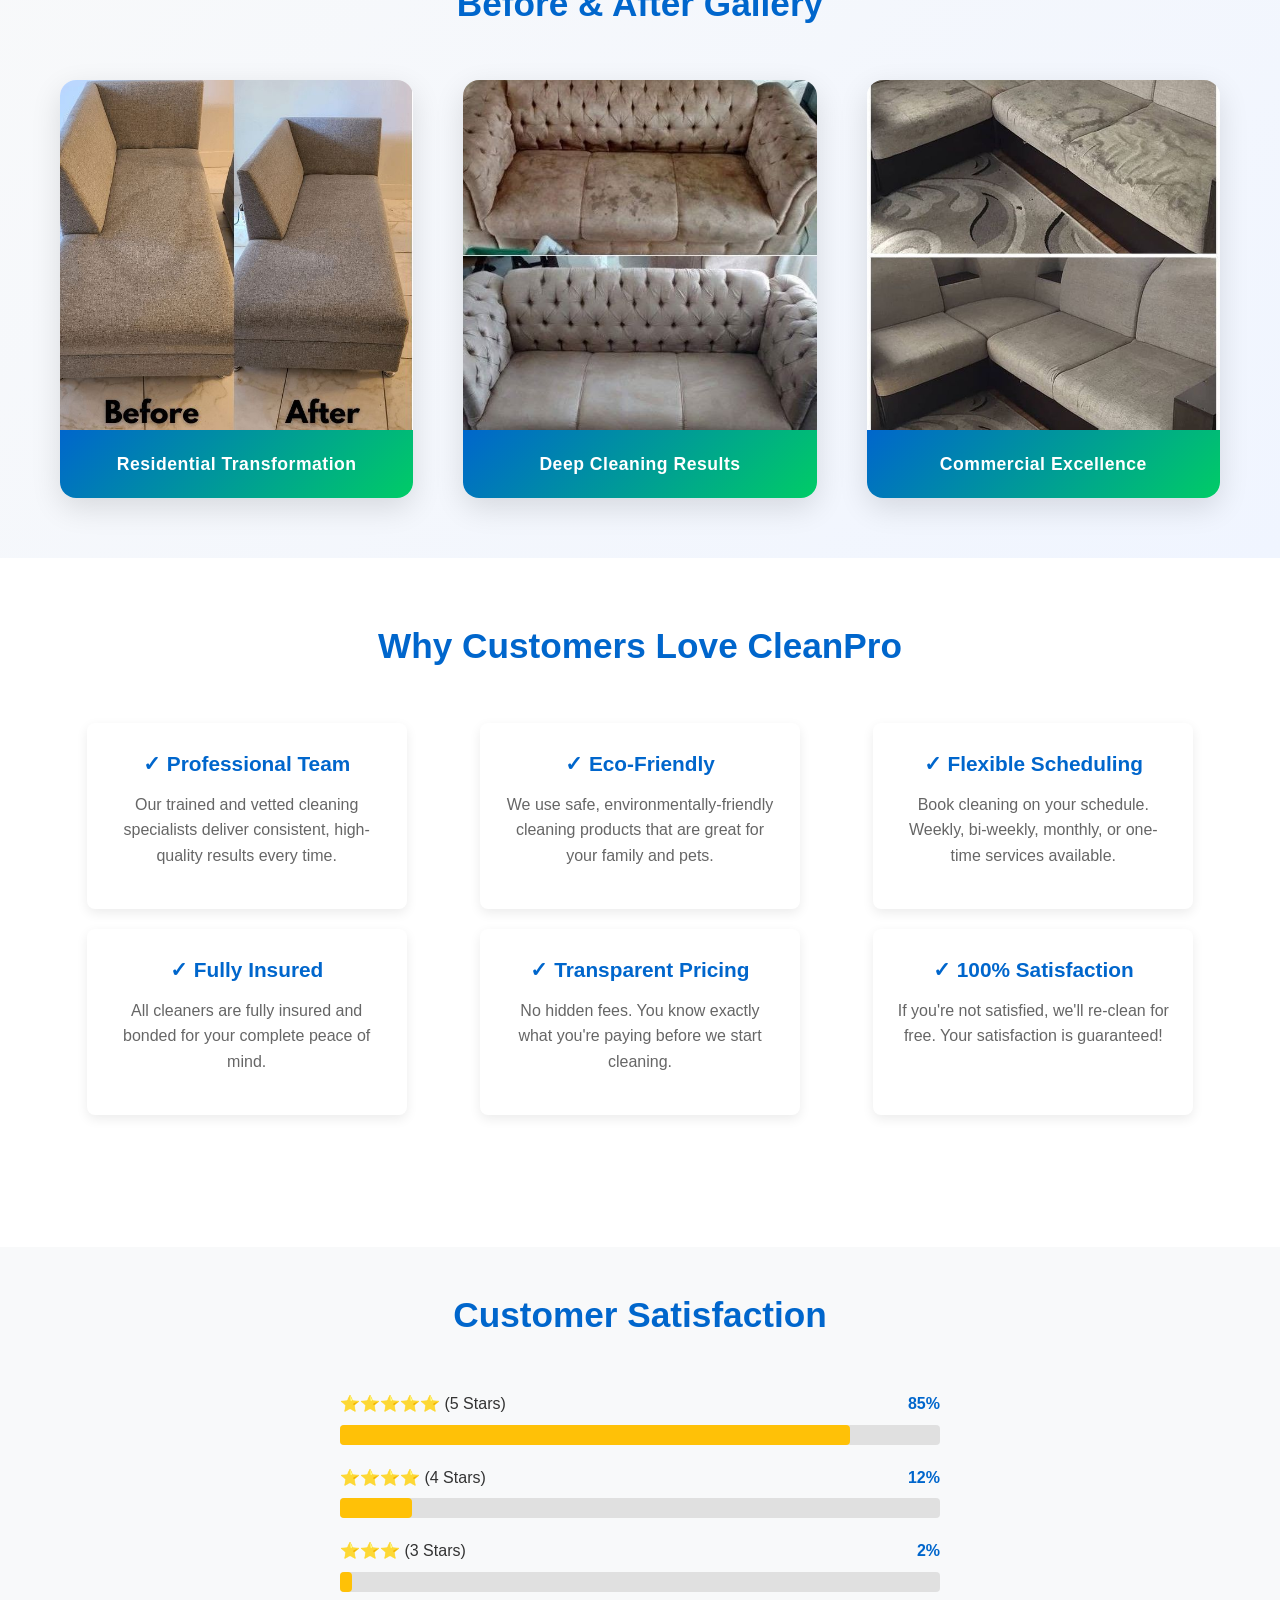
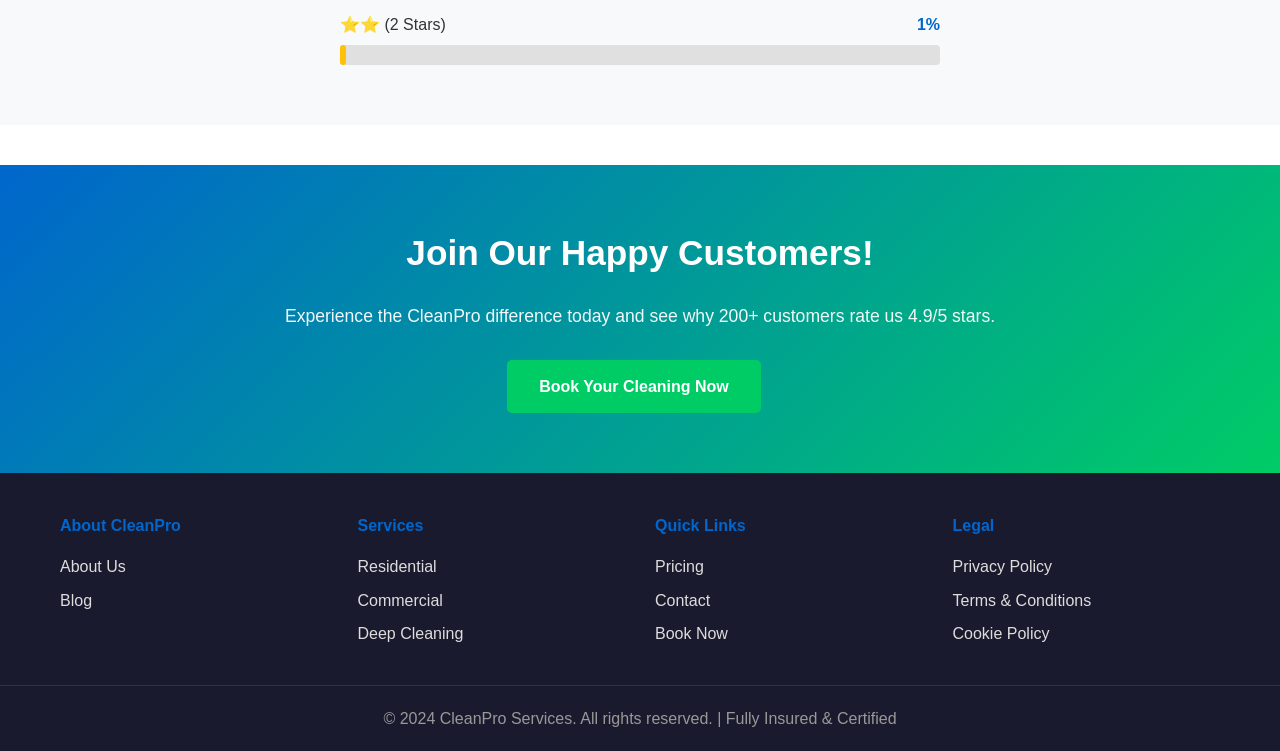
<file: reviews.html>
<!DOCTYPE html>
<html lang="en">
<head>
    <meta charset="UTF-8">
    <meta name="viewport" content="width=device-width, initial-scale=1.0">
    <title>Customer Reviews - CleanPro Services</title>
    <link rel="stylesheet" href="css/style.css">
</head>
<body>
    <header>
        <nav>
            <div class="container">
                <h1 class="logo">🧹 CleanPro Services</h1>
                <button class="menu-toggle" id="menuToggle" title="Toggle Menu">
                    <span></span>
                    <span></span>
                    <span></span>
                </button>
                <ul class="nav-links" id="navLinks">
                    <li><a href="index.html">Home</a></li>
                    <li class="nav-dropdown">
                        <a href="services.html">Services ▼</a>
                        <div class="dropdown-menu">
                            <a href="services.html#residential">Residential Cleaning</a>
                            <a href="services.html#commercial">Commercial Cleaning</a>
                            <a href="services.html#deep">Deep Cleaning</a>
                            <a href="services.html#carpet">Carpet Cleaning</a>
                            <a href="services.html#tenancy">End of Tenancy</a>
                        </div>
                    </li>
                    <li><a href="pricing.html">Pricing</a></li>
                    <li><a href="about.html">About</a></li>
                    <li><a href="reviews.html">Reviews</a></li>
                    <li><a href="blog.html">Blog</a></li>
                    <li><a href="contact.html">Contact Us</a></li>
                </ul>
                <a href="contact.html" class="sticky-btn">Book Now</a>
                <button class="theme-toggle" id="themeToggle" title="Toggle Dark Mode">🌙</button>
            </div>
        </nav>
    </header>

    <main>
        <section class="reviews">
            <div class="container">
                <h2>Customer Reviews & Testimonials</h2>
                <p style="text-align: center; font-size: 1.2rem; color: #0066cc; margin-bottom: 40px;">
                    ⭐ 4.9/5 Stars - Based on 200+ verified customer reviews
                </p>

                <h3 class="section-title">What Our Customers Say</h3>
                <div class="reviews-grid">
                    <div class="review-card">
                        <div class="stars">★★★★★</div>
                        <p>"CleanPro transformed our office! The team was professional, punctual, and thorough. We've been using them for 2 years now. Highly recommend!"</p>
                        <div class="reviewer">John Doe - CEO, Tech Company</div>
                    </div>

                    <div class="review-card">
                        <div class="stars">★★★★★</div>
                        <p>"Best cleaning service I've ever used. Professional, friendly, and they pay so much attention to detail. My home has never looked better!"</p>
                        <div class="reviewer">Jane Smith - Homeowner</div>
                    </div>

                    <div class="review-card">
                        <div class="stars">★★★★★</div>
                        <p>"I've been using CleanPro for 2 years. Consistent quality, amazing customer service, and very reliable. They're always on time!"</p>
                        <div class="reviewer">Maria Garcia - Regular Customer</div>
                    </div>

                    <div class="review-card">
                        <div class="stars">★★★★★</div>
                        <p>"Excellent deep cleaning service! They cleaned areas I couldn't even reach. Very professional and the prices are fair. Will definitely book again!"</p>
                        <div class="reviewer">Ahmed Hassan - Apartment Owner</div>
                    </div>

                    <div class="review-card">
                        <div class="stars">★★★★★</div>
                        <p>"Amazing team! They were efficient, respectful, and left my home spotless. I love that they use eco-friendly products. Highly satisfied!"</p>
                        <div class="reviewer">Sarah Wilson - Mother of Two</div>
                    </div>

                    <div class="review-card">
                        <div class="stars">★★★★★</div>
                        <p>"Professional and trustworthy. They cleaned our entire office complex and management couldn't be happier. Will continue using their services."</p>
                        <div class="reviewer">Robert Chen - Building Manager</div>
                    </div>

                    <div class="review-card">
                        <div class="stars">★★★★★</div>
                        <p>"Outstanding service! The team was friendly, efficient, and left my home immaculate. No cleaning service compares to CleanPro!"</p>
                        <div class="reviewer">Lisa Thompson - Elderly Client</div>
                    </div>

                    <div class="review-card">
                        <div class="stars">★★★★★</div>
                        <p>"For our move-out cleaning, CleanPro was absolutely fantastic. They got our deposit back 100% thanks to their thorough work. Highly recommended!"</p>
                        <div class="reviewer">David Murphy - Tenant</div>
                    </div>

                    <div class="review-card">
                        <div class="stars">★★★★★</div>
                        <p>"The carpet cleaning service was incredible! Stains I thought were permanent came right out. Professional crew, great results!"</p>
                        <div class="reviewer">Emma Brown - Homeowner</div>
                    </div>

                    <div class="review-card">
                        <div class="stars">★★★★★</div>
                        <p>"Customer service is top-notch! They listened to my specific needs and delivered exactly what I wanted. Will definitely be a loyal customer!"</p>
                        <div class="reviewer">Michael Taylor - Business Owner</div>
                    </div>
                </div>
            </div>
        </section>

        <!-- Before and After -->
        <section class="gallery-section">
            <div class="container">
                <h3 class="section-title">Before & After Gallery</h3>
                <div class="gallery-showcase">
                    <div class="showcase-item">
                        <div class="showcase-box">
                            <img src="Images/Before and After images 1.jpg" alt="Before and after residential cleaning">
                            <div class="showcase-label">Residential Transformation</div>
                        </div>
                    </div>
                    <div class="showcase-item">
                        <div class="showcase-box">
                            <img src="Images/Before and after image 2.jpg" alt="Before and after deep cleaning">
                            <div class="showcase-label">Deep Cleaning Results</div>
                        </div>
                    </div>
                    <div class="showcase-item">
                        <div class="showcase-box">
                            <img src="Images/Before and after image 3.jpg" alt="Before and after commercial cleaning">
                            <div class="showcase-label">Commercial Excellence</div>
                        </div>
                    </div>
                </div>
            </div>
        </section>

        <!-- Video Testimonials Section -->
        <section class="services-preview">
            <div class="container">
                <h3 class="section-title">Why Customers Love CleanPro</h3>
                <div class="service-cards">
                    <div class="card">
                        <h4>✓ Professional Team</h4>
                        <p>Our trained and vetted cleaning specialists deliver consistent, high-quality results every time.</p>
                    </div>
                    <div class="card">
                        <h4>✓ Eco-Friendly</h4>
                        <p>We use safe, environmentally-friendly cleaning products that are great for your family and pets.</p>
                    </div>
                    <div class="card">
                        <h4>✓ Flexible Scheduling</h4>
                        <p>Book cleaning on your schedule. Weekly, bi-weekly, monthly, or one-time services available.</p>
                    </div>
                    <div class="card">
                        <h4>✓ Fully Insured</h4>
                        <p>All cleaners are fully insured and bonded for your complete peace of mind.</p>
                    </div>
                    <div class="card">
                        <h4>✓ Transparent Pricing</h4>
                        <p>No hidden fees. You know exactly what you're paying before we start cleaning.</p>
                    </div>
                    <div class="card">
                        <h4>✓ 100% Satisfaction</h4>
                        <p>If you're not satisfied, we'll re-clean for free. Your satisfaction is guaranteed!</p>
                    </div>
                </div>
            </div>
        </section>

        <!-- Rating Distribution -->
        <section class="trust-section">
            <div class="container">
                <h3 class="section-title">Customer Satisfaction</h3>
                <div style="max-width: 600px; margin: 0 auto;">
                    <div style="margin-bottom: 20px;">
                        <div style="display: flex; justify-content: space-between; margin-bottom: 8px;">
                            <span>⭐⭐⭐⭐⭐ (5 Stars)</span>
                            <span style="font-weight: bold; color: #0066cc;">85%</span>
                        </div>
                        <div style="width: 100%; height: 20px; background-color: #e0e0e0; border-radius: 4px;">
                            <div style="width: 85%; height: 100%; background-color: #ffc107; border-radius: 4px;"></div>
                        </div>
                    </div>

                    <div style="margin-bottom: 20px;">
                        <div style="display: flex; justify-content: space-between; margin-bottom: 8px;">
                            <span>⭐⭐⭐⭐ (4 Stars)</span>
                            <span style="font-weight: bold; color: #0066cc;">12%</span>
                        </div>
                        <div style="width: 100%; height: 20px; background-color: #e0e0e0; border-radius: 4px;">
                            <div style="width: 12%; height: 100%; background-color: #ffc107; border-radius: 4px;"></div>
                        </div>
                    </div>

                    <div style="margin-bottom: 20px;">
                        <div style="display: flex; justify-content: space-between; margin-bottom: 8px;">
                            <span>⭐⭐⭐ (3 Stars)</span>
                            <span style="font-weight: bold; color: #0066cc;">2%</span>
                        </div>
                        <div style="width: 100%; height: 20px; background-color: #e0e0e0; border-radius: 4px;">
                            <div style="width: 2%; height: 100%; background-color: #ffc107; border-radius: 4px;"></div>
                        </div>
                    </div>

                    <div style="margin-bottom: 20px;">
                        <div style="display: flex; justify-content: space-between; margin-bottom: 8px;">
                            <span>⭐⭐ (2 Stars)</span>
                            <span style="font-weight: bold; color: #0066cc;">1%</span>
                        </div>
                        <div style="width: 100%; height: 20px; background-color: #e0e0e0; border-radius: 4px;">
                            <div style="width: 1%; height: 100%; background-color: #ffc107; border-radius: 4px;"></div>
                        </div>
                    </div>
                </div>
            </div>
        </section>

        <section class="cta-banner">
            <div class="container">
                <h2>Join Our Happy Customers!</h2>
                <p>Experience the CleanPro difference today and see why 200+ customers rate us 4.9/5 stars.</p>
                <a href="contact.html" class="btn">Book Your Cleaning Now</a>
            </div>
        </section>
    </main>

    <footer>
        <div class="container">
            <div class="footer-section">
                <h4>About CleanPro</h4>
                <a href="about.html">About Us</a>
                <a href="blog.html">Blog</a>
            </div>
            <div class="footer-section">
                <h4>Services</h4>
                <a href="services.html#residential">Residential</a>
                <a href="services.html#commercial">Commercial</a>
                <a href="services.html#deep">Deep Cleaning</a>
            </div>
            <div class="footer-section">
                <h4>Quick Links</h4>
                <a href="pricing.html">Pricing</a>
                <a href="contact.html">Contact</a>
                <a href="contact.html">Book Now</a>
            </div>
            <div class="footer-section">
                <h4>Legal</h4>
                <a href="#">Privacy Policy</a>
                <a href="#">Terms & Conditions</a>
                <a href="#">Cookie Policy</a>
            </div>
        </div>
        <div class="footer-bottom">
            <p>&copy; 2024 CleanPro Services. All rights reserved. | Fully Insured & Certified</p>
        </div>
    </footer>

    <script src="js/script.js"></script>
</body>
</html>
</file>
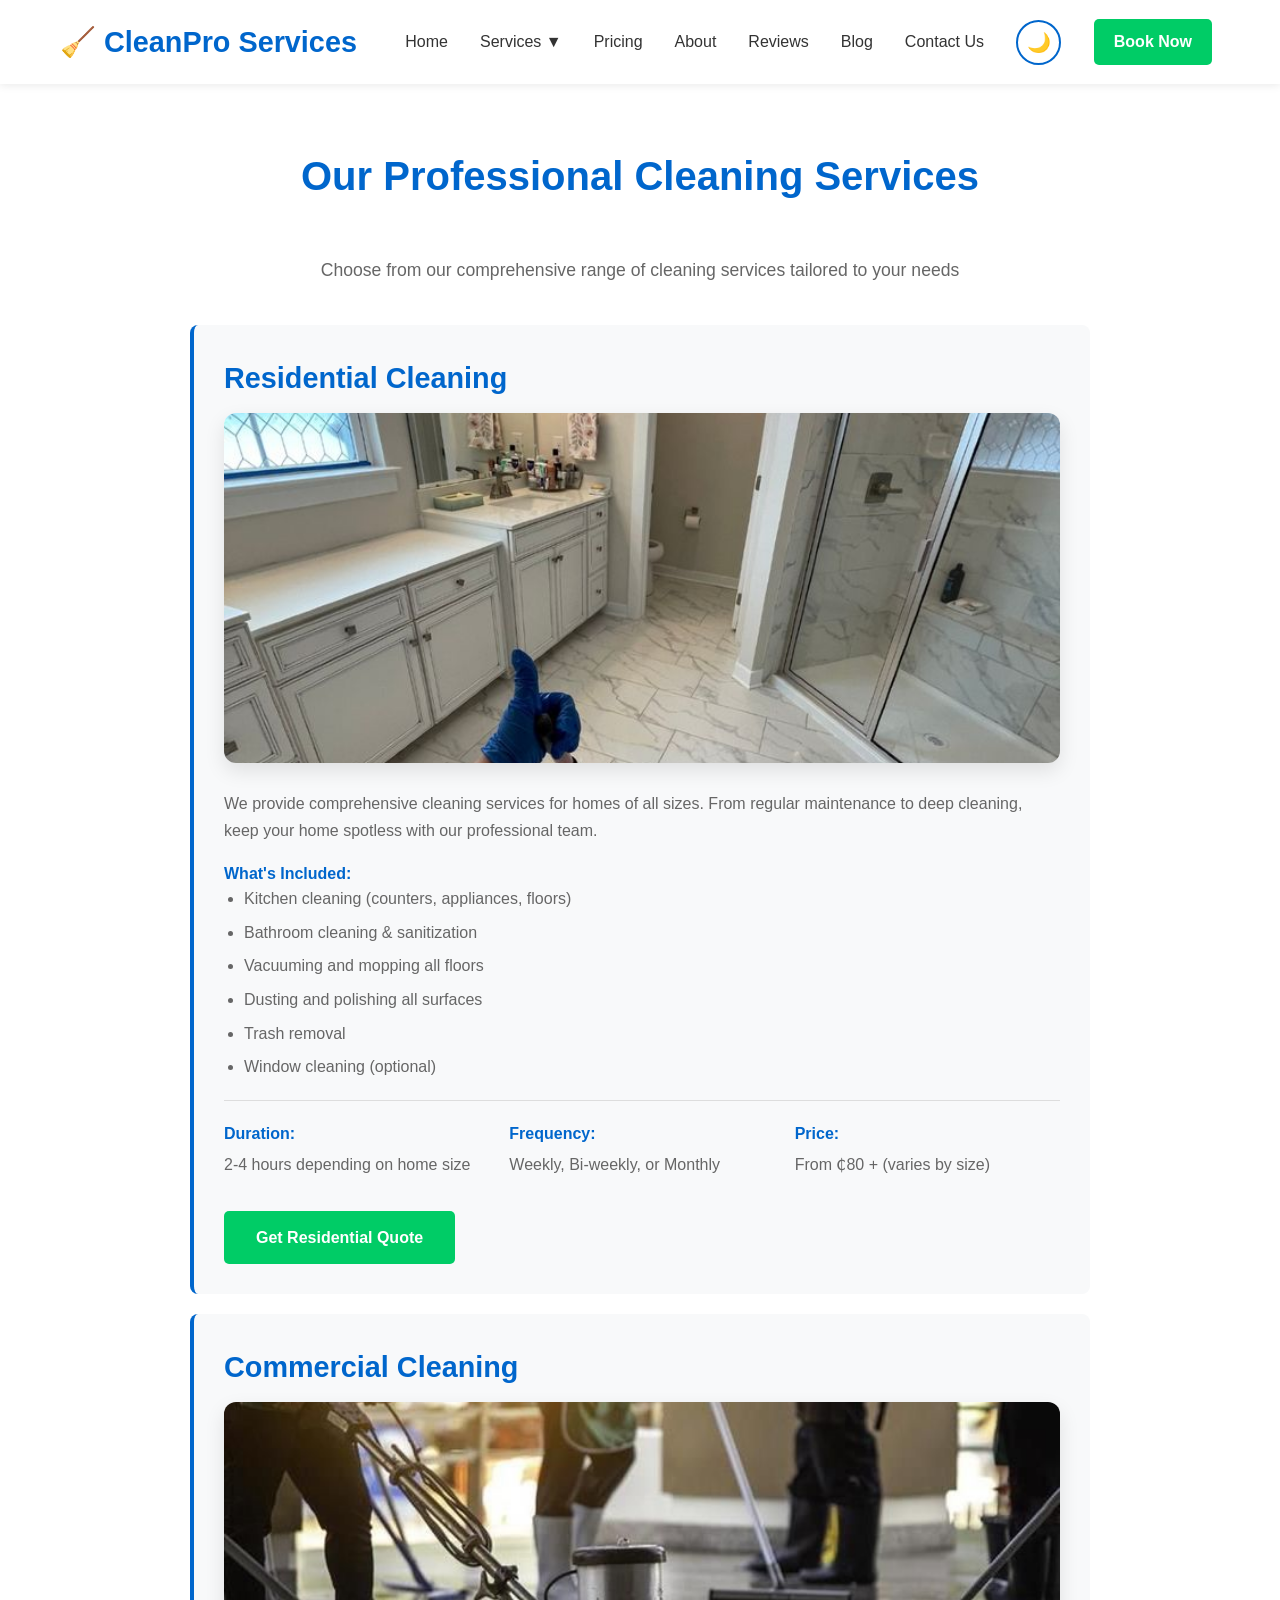
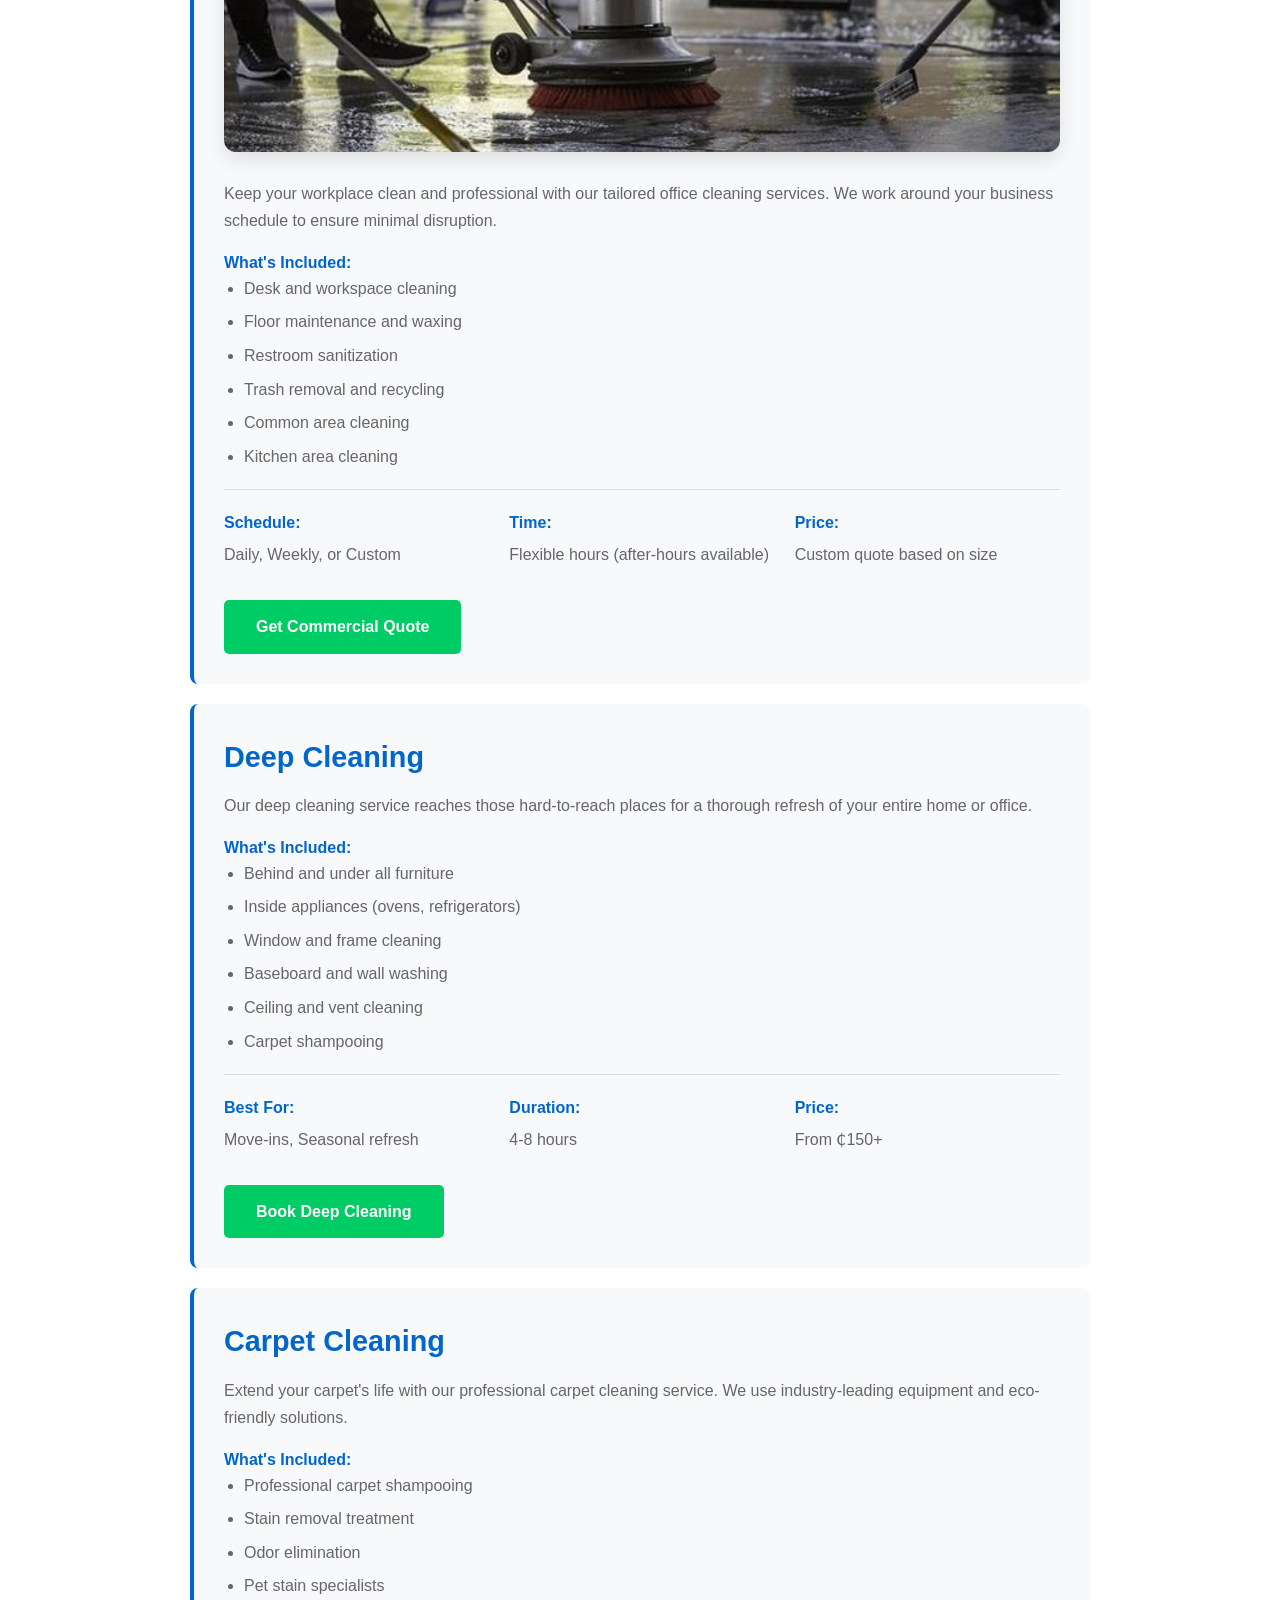
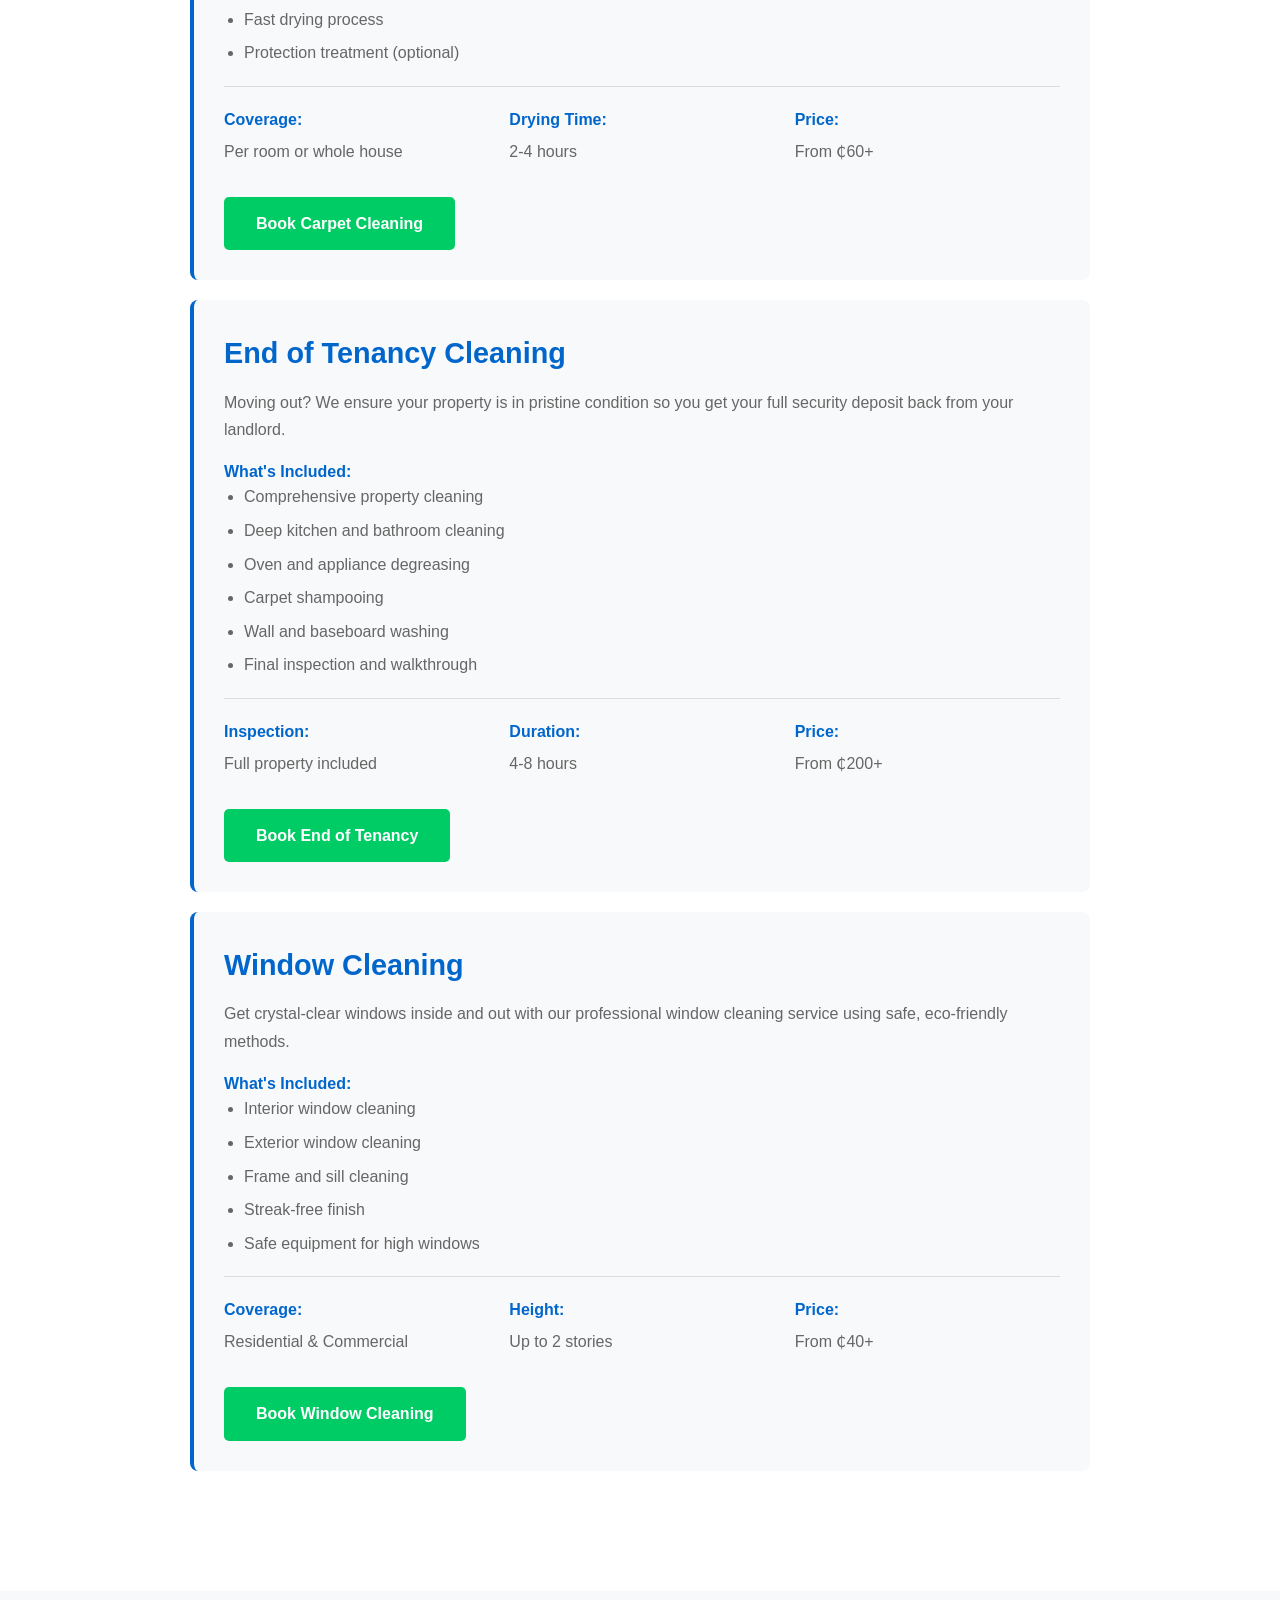
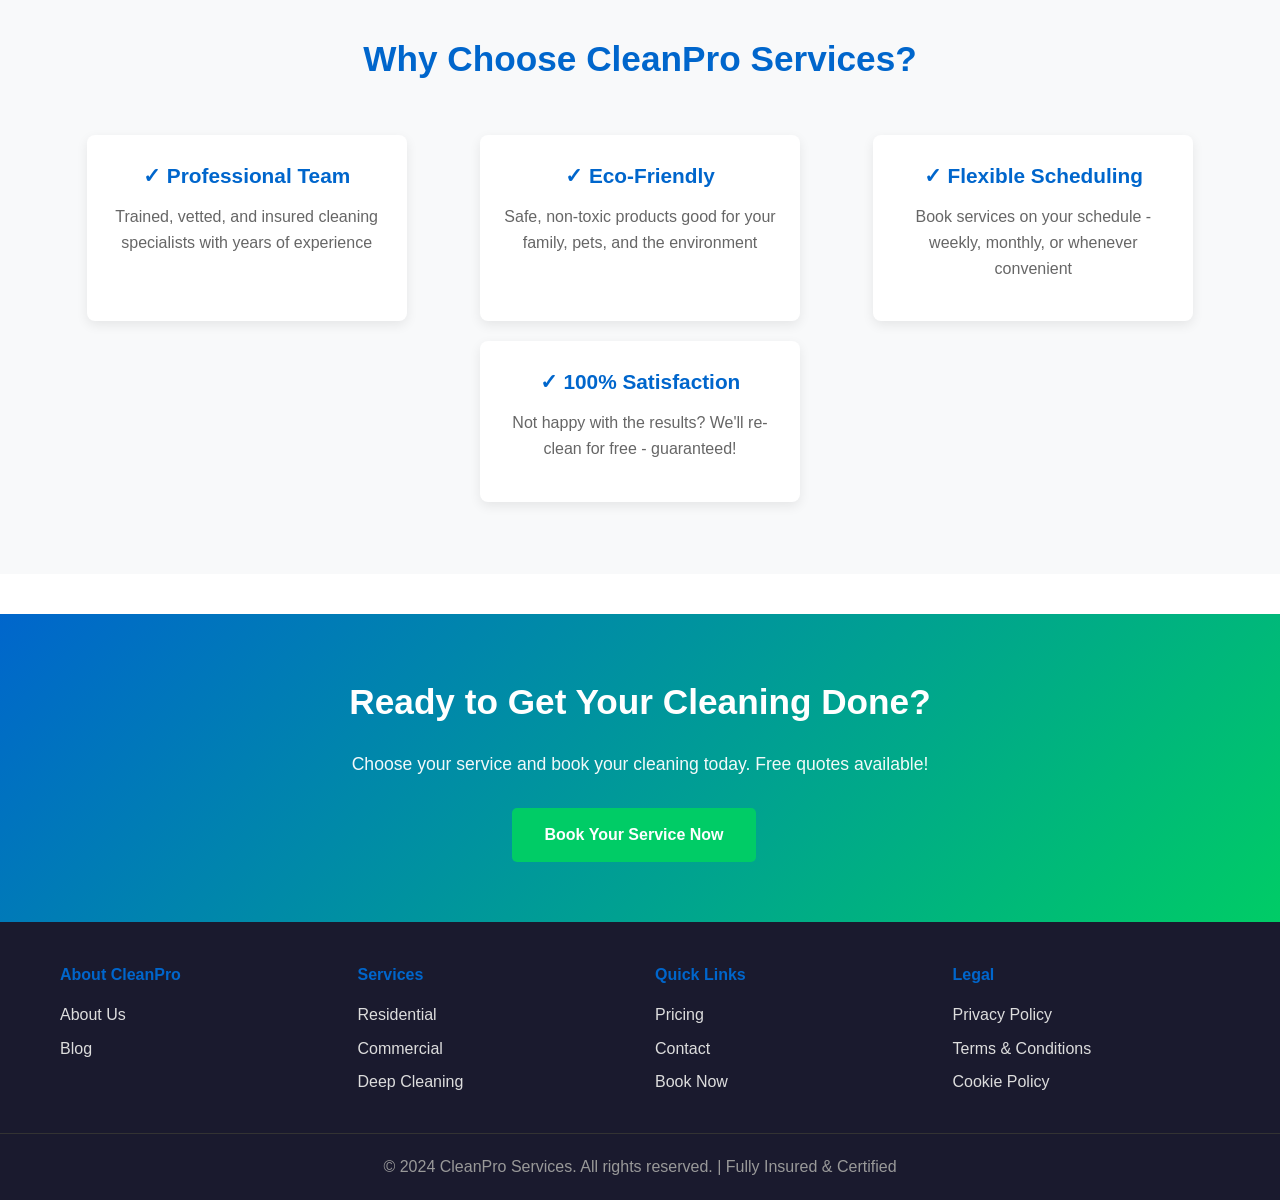
<file: services.html>
<!DOCTYPE html>
<html lang="en">
<head>
    <meta charset="UTF-8">
    <meta name="viewport" content="width=device-width, initial-scale=1.0">
    <title>Professional Cleaning Services | CleanPro Services</title>
    <link rel="stylesheet" href="css/style.css">
</head>
<body>
    <header>
        <nav>
            <div class="container">
                <h1 class="logo">🧹 CleanPro Services</h1>
                <button class="menu-toggle" id="menuToggle" title="Toggle Menu">
                    <span></span>
                    <span></span>
                    <span></span>
                </button>
                <ul class="nav-links" id="navLinks">
                    <li><a href="index.html">Home</a></li>
                    <li class="nav-dropdown">
                        <a href="services.html">Services ▼</a>
                        <div class="dropdown-menu">
                            <a href="services.html#residential">Residential Cleaning</a>
                            <a href="services.html#commercial">Commercial Cleaning</a>
                            <a href="services.html#deep">Deep Cleaning</a>
                            <a href="services.html#carpet">Carpet Cleaning</a>
                            <a href="services.html#tenancy">End of Tenancy</a>
                        </div>
                    </li>
                    <li><a href="pricing.html">Pricing</a></li>
                    <li><a href="about.html">About</a></li>
                    <li><a href="reviews.html">Reviews</a></li>
                    <li><a href="blog.html">Blog</a></li>
                    <li><a href="contact.html">Contact Us</a></li>
                </ul>
                <a href="contact.html" class="sticky-btn">Book Now</a>
                <button class="theme-toggle" id="themeToggle" title="Toggle Dark Mode">🌙</button>
            </div>
        </nav>
    </header>

    <main>
        <section class="services">
            <div class="container">
                <h2>Our Professional Cleaning Services</h2>
                <p style="text-align: center; font-size: 1.1rem; color: #666; margin-bottom: 40px;">Choose from our comprehensive range of cleaning services tailored to your needs</p>

                <!-- Residential Cleaning -->
                <div class="service-item" id="residential">
                    <h3>Residential Cleaning</h3>
                    <img src="Images/residential.jpg" alt="Professional residential cleaning service">
                    <p>We provide comprehensive cleaning services for homes of all sizes. From regular maintenance to deep cleaning, keep your home spotless with our professional team.</p>
                    <h4 style="color: #0066cc; margin-top: 16px;">What's Included:</h4>
                    <ul>
                        <li>Kitchen cleaning (counters, appliances, floors)</li>
                        <li>Bathroom cleaning & sanitization</li>
                        <li>Vacuuming and mopping all floors</li>
                        <li>Dusting and polishing all surfaces</li>
                        <li>Trash removal</li>
                        <li>Window cleaning (optional)</li>
                    </ul>
                    <div class="service-details">
                        <div class="detail-item">
                            <strong>Duration:</strong>
                            <p>2-4 hours depending on home size</p>
                        </div>
                        <div class="detail-item">
                            <strong>Frequency:</strong>
                            <p>Weekly, Bi-weekly, or Monthly</p>
                        </div>
                        <div class="detail-item">
                            <strong>Price:</strong>
                            <p>From ₵80 + (varies by size)</p>
                        </div>
                    </div>
                    <a href="contact.html" class="btn" style="margin-top: 16px;">Get Residential Quote</a>
                </div>

                <!-- Commercial Cleaning -->
                <div class="service-item" id="commercial">
                    <h3>Commercial Cleaning</h3>
                    <img src="Images/commercial.jpg" alt="Professional commercial office cleaning">
                    <p>Keep your workplace clean and professional with our tailored office cleaning services. We work around your business schedule to ensure minimal disruption.</p>
                    <h4 style="color: #0066cc; margin-top: 16px;">What's Included:</h4>
                    <ul>
                        <li>Desk and workspace cleaning</li>
                        <li>Floor maintenance and waxing</li>
                        <li>Restroom sanitization</li>
                        <li>Trash removal and recycling</li>
                        <li>Common area cleaning</li>
                        <li>Kitchen area cleaning</li>
                    </ul>
                    <div class="service-details">
                        <div class="detail-item">
                            <strong>Schedule:</strong>
                            <p>Daily, Weekly, or Custom</p>
                        </div>
                        <div class="detail-item">
                            <strong>Time:</strong>
                            <p>Flexible hours (after-hours available)</p>
                        </div>
                        <div class="detail-item">
                            <strong>Price:</strong>
                            <p>Custom quote based on size</p>
                        </div>
                    </div>
                    <a href="contact.html" class="btn" style="margin-top: 16px;">Get Commercial Quote</a>
                </div>

                <!-- Deep Cleaning -->
                <div class="service-item" id="deep">
                    <h3>Deep Cleaning</h3>
                    <p>Our deep cleaning service reaches those hard-to-reach places for a thorough refresh of your entire home or office.</p>
                    <h4 style="color: #0066cc; margin-top: 16px;">What's Included:</h4>
                    <ul>
                        <li>Behind and under all furniture</li>
                        <li>Inside appliances (ovens, refrigerators)</li>
                        <li>Window and frame cleaning</li>
                        <li>Baseboard and wall washing</li>
                        <li>Ceiling and vent cleaning</li>
                        <li>Carpet shampooing</li>
                    </ul>
                    <div class="service-details">
                        <div class="detail-item">
                            <strong>Best For:</strong>
                            <p>Move-ins, Seasonal refresh</p>
                        </div>
                        <div class="detail-item">
                            <strong>Duration:</strong>
                            <p>4-8 hours</p>
                        </div>
                        <div class="detail-item">
                            <strong>Price:</strong>
                            <p>From ₵150+</p>
                        </div>
                    </div>
                    <a href="contact.html" class="btn" style="margin-top: 16px;">Book Deep Cleaning</a>
                </div>

                <!-- Carpet Cleaning -->
                <div class="service-item" id="carpet">
                    <h3>Carpet Cleaning</h3>
                    <p>Extend your carpet's life with our professional carpet cleaning service. We use industry-leading equipment and eco-friendly solutions.</p>
                    <h4 style="color: #0066cc; margin-top: 16px;">What's Included:</h4>
                    <ul>
                        <li>Professional carpet shampooing</li>
                        <li>Stain removal treatment</li>
                        <li>Odor elimination</li>
                        <li>Pet stain specialists</li>
                        <li>Fast drying process</li>
                        <li>Protection treatment (optional)</li>
                    </ul>
                    <div class="service-details">
                        <div class="detail-item">
                            <strong>Coverage:</strong>
                            <p>Per room or whole house</p>
                        </div>
                        <div class="detail-item">
                            <strong>Drying Time:</strong>
                            <p>2-4 hours</p>
                        </div>
                        <div class="detail-item">
                            <strong>Price:</strong>
                            <p>From ₵60+</p>
                        </div>
                    </div>
                    <a href="contact.html" class="btn" style="margin-top: 16px;">Book Carpet Cleaning</a>
                </div>

                <!-- End of Tenancy Cleaning -->
                <div class="service-item" id="tenancy">
                    <h3>End of Tenancy Cleaning</h3>
                    <p>Moving out? We ensure your property is in pristine condition so you get your full security deposit back from your landlord.</p>
                    <h4 style="color: #0066cc; margin-top: 16px;">What's Included:</h4>
                    <ul>
                        <li>Comprehensive property cleaning</li>
                        <li>Deep kitchen and bathroom cleaning</li>
                        <li>Oven and appliance degreasing</li>
                        <li>Carpet shampooing</li>
                        <li>Wall and baseboard washing</li>
                        <li>Final inspection and walkthrough</li>
                    </ul>
                    <div class="service-details">
                        <div class="detail-item">
                            <strong>Inspection:</strong>
                            <p>Full property included</p>
                        </div>
                        <div class="detail-item">
                            <strong>Duration:</strong>
                            <p>4-8 hours</p>
                        </div>
                        <div class="detail-item">
                            <strong>Price:</strong>
                            <p>From ₵200+</p>
                        </div>
                    </div>
                    <a href="contact.html" class="btn" style="margin-top: 16px;">Book End of Tenancy</a>
                </div>

                <!-- Window Cleaning -->
                <div class="service-item" id="windows">
                    <h3>Window Cleaning</h3>
                    <p>Get crystal-clear windows inside and out with our professional window cleaning service using safe, eco-friendly methods.</p>
                    <h4 style="color: #0066cc; margin-top: 16px;">What's Included:</h4>
                    <ul>
                        <li>Interior window cleaning</li>
                        <li>Exterior window cleaning</li>
                        <li>Frame and sill cleaning</li>
                        <li>Streak-free finish</li>
                        <li>Safe equipment for high windows</li>
                    </ul>
                    <div class="service-details">
                        <div class="detail-item">
                            <strong>Coverage:</strong>
                            <p>Residential & Commercial</p>
                        </div>
                        <div class="detail-item">
                            <strong>Height:</strong>
                            <p>Up to 2 stories</p>
                        </div>
                        <div class="detail-item">
                            <strong>Price:</strong>
                            <p>From ₵40+</p>
                        </div>
                    </div>
                    <a href="contact.html" class="btn" style="margin-top: 16px;">Book Window Cleaning</a>
                </div>
            </div>
        </section>

        <!-- Why Choose Section -->
        <section class="trust-section">
            <div class="container">
                <h3 class="section-title">Why Choose CleanPro Services?</h3>
                <div class="service-cards">
                    <div class="card">
                        <h4>✓ Professional Team</h4>
                        <p>Trained, vetted, and insured cleaning specialists with years of experience</p>
                    </div>
                    <div class="card">
                        <h4>✓ Eco-Friendly</h4>
                        <p>Safe, non-toxic products good for your family, pets, and the environment</p>
                    </div>
                    <div class="card">
                        <h4>✓ Flexible Scheduling</h4>
                        <p>Book services on your schedule - weekly, monthly, or whenever convenient</p>
                    </div>
                    <div class="card">
                        <h4>✓ 100% Satisfaction</h4>
                        <p>Not happy with the results? We'll re-clean for free - guaranteed!</p>
                    </div>
                </div>
            </div>
        </section>

        <section class="cta-banner">
            <div class="container">
                <h2>Ready to Get Your Cleaning Done?</h2>
                <p>Choose your service and book your cleaning today. Free quotes available!</p>
                <a href="contact.html" class="btn">Book Your Service Now</a>
            </div>
        </section>
    </main>

    <footer>
        <div class="container">
            <div class="footer-section">
                <h4>About CleanPro</h4>
                <a href="about.html">About Us</a>
                <a href="blog.html">Blog</a>
            </div>
            <div class="footer-section">
                <h4>Services</h4>
                <a href="services.html#residential">Residential</a>
                <a href="services.html#commercial">Commercial</a>
                <a href="services.html#deep">Deep Cleaning</a>
            </div>
            <div class="footer-section">
                <h4>Quick Links</h4>
                <a href="pricing.html">Pricing</a>
                <a href="contact.html">Contact</a>
                <a href="contact.html">Book Now</a>
            </div>
            <div class="footer-section">
                <h4>Legal</h4>
                <a href="#">Privacy Policy</a>
                <a href="#">Terms & Conditions</a>
                <a href="#">Cookie Policy</a>
            </div>
        </div>
        <div class="footer-bottom">
            <p>&copy; 2024 CleanPro Services. All rights reserved. | Fully Insured & Certified</p>
        </div>
    </footer>

    <script src="js/script.js"></script>
</body>
</html>
</file>
<file: css/style.css>
/* CSS Variables for Theme */
:root {
    --bg-primary: #ffffff;
    --bg-secondary: #f8f9fa;
    --bg-tertiary: #f0f5ff;
    --text-primary: #333;
    --text-secondary: #666;
    --text-tertiary: #999;
    --border-color: #ddd;
    --header-bg: #ffffff;
    --header-shadow: rgba(0,0,0,0.08);
    --card-bg: #ffffff;
    --card-shadow: rgba(0,0,0,0.08);
    --footer-bg: #1a1a2e;
    --footer-text: #ddd;
    --input-bg: #ffffff;
    --input-border: #ddd;
}

html[data-theme="dark"] {
    --bg-primary: #1a1a2e;
    --bg-secondary: #2d2d44;
    --bg-tertiary: #3a3a52;
    --text-primary: #e0e0e0;
    --text-secondary: #b0b0b0;
    --text-tertiary: #808080;
    --border-color: #444;
    --header-bg: #252530;
    --header-shadow: rgba(0,0,0,0.3);
    --card-bg: #2d2d44;
    --card-shadow: rgba(0,0,0,0.3);
    --footer-bg: #0f0f1e;
    --footer-text: #b0b0b0;
    --input-bg: #3a3a52;
    --input-border: #555;
}

/* Reset and base styles */
* {
    margin: 0;
    padding: 0;
    box-sizing: border-box;
}

body {
    font-family: 'Segoe UI', Tahoma, Geneva, Verdana, sans-serif;
    line-height: 1.6;
    color: var(--text-primary);
    background-color: var(--bg-primary);
    transition: background-color 0.3s ease, color 0.3s ease;
}

.container {
    max-width: 1200px;
    margin: 0 auto;
    padding: 0 20px;
}

/* Header and Navigation */
header {
    background-color: var(--header-bg);
    color: var(--text-primary);
    padding: 1.2rem 0;
    box-shadow: 0 2px 8px var(--header-shadow);
    position: sticky;
    top: 0;
    z-index: 1000;
    transition: background-color 0.3s ease, box-shadow 0.3s ease;
}

nav .container {
    display: flex;
    justify-content: space-between;
    align-items: center;
}

.logo {
    font-size: 1.8rem;
    font-weight: bold;
    color: #0066cc;
}

.nav-links {
    list-style: none;
    display: flex;
    align-items: center;
    flex-wrap: wrap;
}

.nav-links li {
    margin-left: 2rem;
    position: relative;
}

.nav-links a {
    color: var(--text-primary);
    text-decoration: none;
    transition: color 0.3s;
    font-weight: 500;
}

.nav-links a:hover {
    color: #0066cc;
}

/* Theme Toggle Button */
.theme-toggle {
    background: none;
    border: 2px solid #0066cc;
    color: #0066cc;
    width: 45px;
    height: 45px;
    border-radius: 50%;
    cursor: pointer;
    display: flex;
    align-items: center;
    justify-content: center;
    font-size: 1.2rem;
    transition: all 0.3s ease;
    margin-left: 1rem;
    flex-shrink: 0;
    z-index: 100;
}

.theme-toggle:hover {
    background-color: #0066cc;
    color: white;
    transform: rotate(20deg);
}

.theme-toggle:active {
    transform: scale(0.95);
}

.theme-toggle.dark-mode {
    border-color: #00cc66;
    color: #00cc66;
}

.theme-toggle.dark-mode:hover {
    background-color: #00cc66;
    color: white;
}

/* Theme toggle on extra small screens */
@media (max-width: 479px) {
    .theme-toggle {
        width: 40px;
        height: 40px;
        font-size: 1rem;
        margin-left: 0.5rem;
    }
}

/* Theme toggle on small screens */
@media (min-width: 480px) and (max-width: 768px) {
    .theme-toggle {
        width: 42px;
        height: 42px;
        font-size: 1.1rem;
        margin-left: 0.75rem;
    }
}

.nav-dropdown {
    position: relative;
}

.dropdown-menu {
    display: none;
    position: absolute;
    top: 100%;
    left: 0;
    background-color: var(--header-bg);
    min-width: 200px;
    box-shadow: 0 8px 16px rgba(0,0,0,0.1);
    padding: 10px 0;
    margin-top: 10px;
    border-radius: 4px;
    transition: background-color 0.3s ease;
}

.nav-dropdown:hover .dropdown-menu {
    display: block;
}

.dropdown-menu a {
    display: block;
    padding: 10px 20px;
    color: var(--text-primary);
    text-decoration: none;
    font-size: 0.95rem;
    transition: all 0.3s ease;
}

.dropdown-menu a:hover {
    background-color: var(--bg-secondary);
    color: #0066cc;
}

.sticky-btn {
    background-color: #00cc66;
    color: white;
    padding: 10px 20px;
    border-radius: 5px;
    text-decoration: none;
    margin-left: 1rem;
    margin-right: 0.5rem;
    font-weight: bold;
    transition: background-color 0.3s;
    display: flex;
    align-items: center;
    justify-content: center;
    flex-shrink: 0;
}

.sticky-btn:hover {
    background-color: #00aa55;
}

/* Book Now button styling */
nav .sticky-btn {
    order: 2;
}

/* Hero Section */
.hero {
    background: linear-gradient(135deg, #0066cc 0%, #00cc66 100%);
    color: white;
    padding: 80px 0;
    text-align: center;
}

.hero-content {
    display: flex;
    align-items: center;
    gap: 40px;
}

.hero-text {
    flex: 1;
    text-align: left;
}

.hero h2 {
    font-size: 2.8rem;
    margin-bottom: 1rem;
    line-height: 1.2;
}

.hero p {
    font-size: 1.3rem;
    margin-bottom: 2rem;
    opacity: 0.95;
}

.hero-image {
    flex: 1;
}

.hero-image img {
    width: 100%;
    border-radius: 12px;
    box-shadow: 0 10px 40px rgba(0,0,0,0.2);
}

.btn {
    display: inline-block;
    background-color: #00cc66;
    color: white;
    padding: 14px 32px;
    text-decoration: none;
    border-radius: 5px;
    transition: all 0.3s;
    font-weight: bold;
    border: none;
    cursor: pointer;
    margin-right: 12px;
}

.btn:hover {
    background-color: #00aa55;
    transform: translateY(-2px);
    box-shadow: 0 5px 20px rgba(0,204,102,0.3);
}

.btn-primary {
    background-color: #0066cc;
}

.btn-primary:hover {
    background-color: #0052a3;
    box-shadow: 0 5px 20px rgba(0,102,204,0.3);
}

.btn-secondary {
    background-color: transparent;
    border: 2px solid white;
    color: white;
}

.btn-secondary:hover {
    background-color: white;
    color: #0066cc;
}

/* Services Preview */
.services-preview {
    padding: 60px 0;
    background-color: var(--bg-primary);
    transition: background-color 0.3s ease;
}

.section-title {
    text-align: center;
    font-size: 2.2rem;
    margin-bottom: 3rem;
    color: #0066cc;
}

.service-cards {
    display: flex;
    justify-content: space-around;
    flex-wrap: wrap;
    margin-bottom: 2rem;
    gap: 20px;
}

.card {
    background-color: var(--card-bg);
    border-radius: 8px;
    padding: 24px;
    width: 320px;
    box-shadow: 0 4px 12px var(--card-shadow);
    text-align: center;
    transition: transform 0.3s, box-shadow 0.3s;
}

.card:hover {
    transform: translateY(-5px);
    box-shadow: 0 8px 24px rgba(0,102,204,0.15);
}

/* Booking card link styling */
a.card {
    display: inline-block;
    text-decoration: none;
    color: inherit;
    cursor: pointer;
}

a.card:hover {
    box-shadow: 0 8px 24px rgba(0,204,102,0.2);
}

.card img {
    width: 100%;
    height: 200px;
    object-fit: cover;
    border-radius: 8px;
    margin-bottom: 16px;
}

.card h4 {
    margin-bottom: 12px;
    color: #0066cc;
    font-size: 1.3rem;
}

.card p {
    color: var(--text-secondary);
    margin-bottom: 16px;
}

/* Trust Indicators */
.trust-section {
    background-color: var(--bg-secondary);
    padding: 40px 0;
    margin: 40px 0;
    transition: background-color 0.3s ease;
}

.trust-indicators {
    display: flex;
    justify-content: space-around;
    flex-wrap: wrap;
    gap: 30px;
}

.trust-item {
    text-align: center;
    flex: 1;
    min-width: 200px;
}

.trust-item .icon {
    font-size: 2.5rem;
    margin-bottom: 12px;
}

.trust-item h4 {
    color: #0066cc;
    margin-bottom: 8px;
    font-size: 1.1rem;
}

.trust-item p {
    color: #666;
    font-size: 0.95rem;
}

/* How It Works */
.how-it-works {
    padding: 60px 0;
    background-color: white;
}

.steps {
    display: flex;
    justify-content: space-around;
    flex-wrap: wrap;
    gap: 20px;
}

.step {
    flex: 1;
    min-width: 250px;
    text-align: center;
    padding: 20px;
}

.step-number {
    background-color: #0066cc;
    color: white;
    width: 50px;
    height: 50px;
    border-radius: 50%;
    display: flex;
    align-items: center;
    justify-content: center;
    font-size: 1.8rem;
    font-weight: bold;
    margin: 0 auto 16px;
}

.step h3 {
    color: #0066cc;
    margin-bottom: 12px;
}

.step p {
    color: #666;
}

/* Testimonials */
.testimonials {
    padding: 60px 0;
    background: linear-gradient(135deg, var(--bg-secondary) 0%, var(--bg-secondary) 100%);
    transition: background 0.3s ease;
}

.testimonials .section-title {
    margin-bottom: 3rem;
}

.testimonials-grid {
    display: flex;
    justify-content: space-around;
    flex-wrap: wrap;
    gap: 20px;
}

.testimonial {
    background-color: var(--card-bg);
    border-radius: 8px;
    padding: 24px;
    max-width: 350px;
    box-shadow: 0 4px 12px var(--card-shadow);
    transition: all 0.3s ease;
}

.testimonial .stars {
    color: #ffc107;
    margin-bottom: 12px;
    font-size: 1.2rem;
}

.testimonial p {
    font-style: italic;
    margin-bottom: 16px;
    color: var(--text-secondary);
    line-height: 1.6;
}

.testimonial cite {
    font-weight: bold;
    color: #0066cc;
    display: block;
    font-style: normal;
}

/* CTA Banner */
.cta-banner {
    background: linear-gradient(135deg, #0066cc 0%, #00cc66 100%);
    color: white;
    padding: 60px 0;
    text-align: center;
}

.cta-banner h2 {
    font-size: 2.2rem;
    margin-bottom: 20px;
}

.cta-banner p {
    font-size: 1.1rem;
    margin-bottom: 30px;
    opacity: 0.95;
}

/* Services Page */
.services {
    padding: 60px 0;
    background-color: var(--bg-primary);
    transition: background-color 0.3s ease;
}

.services h2 {
    text-align: center;
    margin-bottom: 3rem;
    font-size: 2.5rem;
    color: #0066cc;
}

.service-list {
    display: flex;
    flex-wrap: wrap;
    justify-content: space-around;
    gap: 20px;
}

.service-item {
    width: 100%;
    max-width: 900px;
    margin: 20px auto;
    padding: 30px;
    background-color: var(--bg-secondary);
    border-radius: 8px;
    border-left: 4px solid #0066cc;
    transition: all 0.3s ease;
}

.service-item img {
    width: 100%;
    max-height: 300px;
    object-fit: cover;
    border-radius: 8px;
    margin-bottom: 20px;
}

.service-item h3 {
    color: #0066cc;
    margin-bottom: 12px;
    font-size: 1.8rem;
}

.service-item p {
    color: var(--text-secondary);
    margin-bottom: 16px;
    line-height: 1.7;
}

.service-item ul {
    margin-left: 20px;
    margin-bottom: 16px;
    color: var(--text-secondary);
}

.service-item li {
    margin-bottom: 8px;
}

.service-details {
    display: flex;
    justify-content: space-around;
    flex-wrap: wrap;
    gap: 20px;
    margin-top: 20px;
    padding-top: 20px;
    border-top: 1px solid #ddd;
}

.detail-item {
    flex: 1;
    min-width: 150px;
}

.detail-item strong {
    color: #0066cc;
    display: block;
    margin-bottom: 5px;
}

/* Pricing Page */
.pricing {
    padding: 60px 0;
    background-color: var(--bg-primary);
    transition: background-color 0.3s ease;
}

.pricing h2 {
    text-align: center;
    margin-bottom: 3rem;
    font-size: 2.5rem;
    color: #0066cc;
}

.pricing-cards {
    display: flex;
    justify-content: center;
    flex-wrap: wrap;
    gap: 30px;
    margin-bottom: 3rem;
}

.pricing-card {
    background: linear-gradient(135deg, #f8f9fa 0%, #f0f5ff 100%);
    border-radius: 8px;
    padding: 30px;
    width: 300px;
    box-shadow: 0 4px 12px rgba(0,0,0,0.08);
    text-align: center;
    border: 2px solid #ddd;
    transition: all 0.3s;
}

.pricing-card:hover {
    border-color: #0066cc;
    box-shadow: 0 8px 24px rgba(0,102,204,0.15);
    transform: translateY(-5px);
}

.pricing-card h3 {
    color: #0066cc;
    margin-bottom: 12px;
    font-size: 1.5rem;
}

.pricing-card .price {
    font-size: 2.5rem;
    font-weight: bold;
    color: #00cc66;
    margin-bottom: 12px;
}

.pricing-card ul {
    text-align: left;
    margin: 20px 0;
    list-style: none;
}

.pricing-card li {
    padding: 8px 0;
    border-bottom: 1px solid var(--border-color);
    color: var(--text-secondary);
}

.pricing-card li:before {
    content: "✓ ";
    color: #00cc66;
    font-weight: bold;
    margin-right: 8px;
}

/* About Page */
.about {
    padding: 60px 0;
    background-color: var(--bg-primary);
    transition: background-color 0.3s ease;
}

.about h2 {
    text-align: center;
    margin-bottom: 3rem;
    font-size: 2.5rem;
    color: #0066cc;
}

.about-content {
    display: flex;
    justify-content: space-between;
    align-items: flex-start;
    gap: 40px;
    margin-bottom: 40px;
}

.about-text {
    flex: 1;
}

.about-image {
    flex: 1;
}

.about-image img {
    width: 100%;
    border-radius: 8px;
    box-shadow: 0 4px 12px rgba(0,0,0,0.1);
}

.about-text h3 {
    color: #0066cc;
    margin: 1.5rem 0 1rem 0;
    font-size: 1.4rem;
}

.about-text ul {
    margin-left: 20px;
    color: #555;
}

.about-text li {
    margin-bottom: 8px;
}

/* Reviews/Testimonials Page */
.reviews {
    padding: 60px 0;
    background-color: var(--bg-primary);
    transition: background-color 0.3s ease;
}

.reviews h2 {
    text-align: center;
    margin-bottom: 3rem;
    font-size: 2.5rem;
    color: #0066cc;
}

.reviews-grid {
    display: flex;
    flex-wrap: wrap;
    justify-content: space-around;
    gap: 20px;
}

.review-card {
    background-color: var(--bg-secondary);
    border-radius: 8px;
    padding: 24px;
    width: 320px;
    box-shadow: 0 4px 12px var(--card-shadow);
    transition: all 0.3s ease;
}

.review-card .stars {
    color: #ffc107;
    margin-bottom: 12px;
    font-size: 1.2rem;
}

.review-card p {
    color: var(--text-secondary);
    font-style: italic;
    margin-bottom: 16px;
    line-height: 1.6;
}

.review-card .reviewer {
    font-weight: bold;
    color: #0066cc;
}

/* Blog Page */
.blog {
    padding: 60px 0;
    background-color: var(--bg-primary);
    transition: background-color 0.3s ease;
}

.blog h2 {
    text-align: center;
    margin-bottom: 3rem;
    font-size: 2.5rem;
    color: #0066cc;
}

.blog-grid {
    display: flex;
    flex-wrap: wrap;
    justify-content: space-around;
    gap: 20px;
}

.blog-card {
    background-color: var(--card-bg);
    border-radius: 8px;
    width: 350px;
    box-shadow: 0 4px 12px var(--card-shadow);
    overflow: hidden;
    transition: transform 0.3s;
}

.blog-card:hover {
    transform: translateY(-5px);
    box-shadow: 0 8px 24px rgba(0,102,204,0.15);
}

.blog-card img {
    width: 100%;
    height: 200px;
    object-fit: cover;
}

.blog-card-content {
    padding: 20px;
}

.blog-card h3 {
    color: #0066cc;
    margin-bottom: 12px;
    font-size: 1.3rem;
}

.blog-card .date {
    color: var(--text-tertiary);
    font-size: 0.9rem;
    margin-bottom: 12px;
}

.blog-card p {
    color: var(--text-secondary);
    margin-bottom: 16px;
}

.read-more {
    color: #0066cc;
    text-decoration: none;
    font-weight: bold;
}

.read-more:hover {
    text-decoration: underline;
}

/* Contact Page */
.contact {
    padding: 60px 0;
    background-color: var(--bg-primary);
    transition: background-color 0.3s ease;
}

.contact h2 {
    text-align: center;
    margin-bottom: 3rem;
    font-size: 2.5rem;
    color: #0066cc;
}

.contact-banner img {
    width: 100%;
    max-height: 300px;
    object-fit: cover;
    border-radius: 8px;
    margin-bottom: 30px;
}

.contact-content {
    display: flex;
    justify-content: space-between;
    gap: 40px;
}

.contact-info {
    flex: 1;
}

.contact-info h3 {
    color: #0066cc;
    margin-bottom: 20px;
    font-size: 1.5rem;
}

.contact-details {
    margin-bottom: 30px;
}

.contact-details p {
    margin: 12px 0;
    color: #555;
}

.contact-details strong {
    color: #0066cc;
}

.contact-form {
    flex: 1;
}

.contact-form h3 {
    color: #0066cc;
    margin-bottom: 20px;
    font-size: 1.5rem;
}

.form-group {
    margin-bottom: 1.5rem;
}

.form-group label {
    display: block;
    margin-bottom: 8px;
    font-weight: bold;
    color: #333;
}

.form-group input,
.form-group select,
.form-group textarea {
    width: 100%;
    padding: 12px;
    border: 1px solid var(--input-border);
    border-radius: 4px;
    font-size: 1rem;
    font-family: inherit;
    background-color: var(--input-bg);
    color: var(--text-primary);
    transition: border-color 0.3s, background-color 0.3s;
}

.form-group input:focus,
.form-group select:focus,
.form-group textarea:focus {
    outline: none;
    border-color: #0066cc;
    box-shadow: 0 0 0 3px rgba(0,102,204,0.1);
}

.form-group textarea {
    resize: vertical;
    min-height: 120px;
}

/* Booking Section Styling */
.booking {
    padding: 60px 0;
    background-color: var(--bg-secondary);
    transition: background-color 0.3s ease;
}

.booking h2 {
    text-align: center;
    margin-bottom: 2rem;
    font-size: 2.5rem;
    color: #0066cc;
}

.booking-container {
    max-width: 600px;
    margin: 0 auto;
    background-color: var(--bg-primary);
    padding: 40px;
    border-radius: 8px;
    box-shadow: 0 4px 12px var(--card-shadow);
}

/* Gallery Section Styling */
.gallery-section {
    padding: 60px 0;
    background: linear-gradient(135deg, var(--bg-secondary) 0%, var(--bg-tertiary) 100%);
    transition: background 0.3s ease;
}

/* Gallery Showcase - Single box per before/after image */
.gallery-showcase {
    display: grid;
    grid-template-columns: repeat(auto-fit, minmax(340px, 1fr));
    gap: 50px;
    margin-top: 3rem;
}

.showcase-item {
    display: flex;
    justify-content: center;
    align-items: stretch;
}

.showcase-box {
    background-color: var(--card-bg);
    border-radius: 16px;
    overflow: hidden;
    box-shadow: 0 10px 30px rgba(0,0,0,0.12);
    transition: all 0.4s cubic-bezier(0.34, 1.56, 0.64, 1);
    transform: translateZ(0);
    width: 100%;
    display: flex;
    flex-direction: column;
    position: relative;
}

.showcase-box:hover {
    transform: translateY(-12px);
    box-shadow: 0 20px 50px rgba(0,102,204,0.3);
}

.showcase-box img {
    width: 100%;
    height: 350px;
    object-fit: cover;
    display: block;
    transition: transform 0.5s cubic-bezier(0.34, 1.56, 0.64, 1), filter 0.4s ease;
}

.showcase-box:hover img {
    transform: scale(1.06);
    filter: brightness(1.1);
}

.showcase-label {
    padding: 20px;
    color: white;
    text-align: center;
    font-size: 1.1rem;
    font-weight: 600;
    background: linear-gradient(135deg, #0066cc 0%, #00cc66 100%);
    letter-spacing: 0.5px;
    flex-grow: 1;
    display: flex;
    align-items: center;
    justify-content: center;
}

/* Responsive adjustments */
@media (max-width: 768px) {
    .gallery-showcase {
        grid-template-columns: 1fr;
        gap: 40px;
    }
    
    .showcase-box img {
        height: 300px;
    }
    
    .showcase-label {
        padding: 16px;
        font-size: 1rem;
    }
}

/* Enhanced Hero Image Styling */
.hero-image img {
    width: 100%;
    border-radius: 16px;
    box-shadow: 0 15px 50px rgba(0,0,0,0.2);
    transition: transform 0.3s ease, box-shadow 0.3s ease;
    display: block;
}

.hero-image img:hover {
    transform: translateY(-5px) scale(1.01);
    box-shadow: 0 20px 60px rgba(0,102,204,0.3);
}

/* Service Item Images */
.service-item img {
    width: 100%;
    max-height: 350px;
    object-fit: cover;
    border-radius: 12px;
    box-shadow: 0 8px 20px rgba(0,0,0,0.1);
    transition: transform 0.3s ease, box-shadow 0.3s ease;
}

.service-item img:hover {
    transform: scale(1.03);
    box-shadow: 0 12px 30px rgba(0,102,204,0.15);
}

/* Blog Card Image Enhancements */
.blog-card img {
    width: 100%;
    height: 220px;
    object-fit: cover;
    transition: transform 0.3s ease, filter 0.3s ease;
}

.blog-card:hover img {
    transform: scale(1.08);
    filter: brightness(0.95);
}

/* About Image Enhancement */
.about-image img {
    width: 100%;
    border-radius: 12px;
    box-shadow: 0 10px 30px rgba(0,0,0,0.15);
    transition: transform 0.3s ease, box-shadow 0.3s ease;
}

.about-image img:hover {
    transform: scale(1.03) translateY(-5px);
    box-shadow: 0 15px 40px rgba(0,102,204,0.2);
}

/* Card Image Enhancement */
.card img {
    width: 100%;
    height: 200px;
    object-fit: cover;
    border-radius: 8px;
    margin-bottom: 16px;
    transition: transform 0.3s ease, box-shadow 0.3s ease;
    box-shadow: 0 4px 12px rgba(0,0,0,0.1);
}

.card:hover img {
    transform: scale(1.08);
    box-shadow: 0 8px 20px rgba(0,102,204,0.15);
}

/* Image Overlay Effects */
@keyframes imageFloat {
    0%, 100% {
        transform: translateY(0px);
    }
    50% {
        transform: translateY(-10px);
    }
}

.gallery-item:hover {
    animation: imageFloat 0.3s ease;
}

/* Footer */
footer {
    background-color: var(--footer-bg);
    color: var(--footer-text);
    padding: 40px 0 20px;
    transition: background-color 0.3s ease;
}

footer .container {
    display: flex;
    justify-content: space-around;
    flex-wrap: wrap;
    gap: 30px;
    margin-bottom: 30px;
}

footer .footer-section {
    flex: 1;
    min-width: 200px;
}

footer h4 {
    color: #0066cc;
    margin-bottom: 15px;
}

footer a {
    color: #ddd;
    text-decoration: none;
    display: block;
    margin-bottom: 8px;
    transition: color 0.3s;
}

footer a:hover {
    color: #00cc66;
}

footer .footer-bottom {
    text-align: center;
    border-top: 1px solid #333;
    padding-top: 20px;
    color: #999;
}

/* Responsive Design - Mobile First Approach */

/* Mobile Hamburger Menu Toggle */
.menu-toggle {
    display: none;
    flex-direction: column;
    background: none;
    border: none;
    cursor: pointer;
    padding: 10px;
}

.menu-toggle span {
    width: 25px;
    height: 3px;
    background-color: #0066cc;
    margin: 5px 0;
    transition: 0.3s;
    border-radius: 3px;
}

.menu-toggle.active span:nth-child(1) {
    transform: rotate(45deg) translate(10px, 10px);
}

.menu-toggle.active span:nth-child(2) {
    opacity: 0;
}

.menu-toggle.active span:nth-child(3) {
    transform: rotate(-45deg) translate(8px, -8px);
}

/* Extra Small Devices (< 480px) */
@media (max-width: 479px) {
    .container {
        padding: 0 15px;
    }

    .menu-toggle {
        display: flex;
        margin-right: 1rem;
    }

    .nav-links {
        position: absolute;
        top: 70px;
        left: 0;
        right: 0;
        flex-direction: column;
        background-color: var(--header-bg);
        box-shadow: 0 8px 16px rgba(0,0,0,0.1);
        display: none;
        width: 100%;
    }

    .nav-links.active {
        display: flex;
    }

    .nav-links li {
        margin: 8px 0;
        padding: 12px 20px;
        border-bottom: 1px solid var(--border-color);
    }

    .sticky-btn {
        margin-left: 0.5rem;
        margin-right: 0.5rem;
        padding: 8px 16px;
        font-size: 0.95rem;
    }

    .logo {
        font-size: 1.3rem;
    }

    .hero {
        padding: 40px 0;
    }

    .hero-content {
        flex-direction: column;
        gap: 20px;
    }

    .hero h2 {
        font-size: 1.8rem;
    }

    .hero p {
        font-size: 1rem;
    }

    .section-title {
        font-size: 1.5rem;
        margin-bottom: 2rem;
    }

    .service-cards {
        flex-direction: column;
        align-items: center;
        gap: 15px;
    }

    .card {
        width: 100%;
        max-width: 100%;
        padding: 16px;
    }

    .card h4 {
        font-size: 1.1rem;
    }

    .trust-indicators {
        flex-direction: column;
        gap: 15px;
    }

    .trust-item {
        min-width: auto;
        padding: 15px;
    }

    .steps {
        flex-direction: column;
        gap: 15px;
    }

    .step {
        min-width: auto;
        padding: 15px;
    }

    .testimonials-grid {
        flex-direction: column;
        align-items: center;
    }

    .testimonial {
        max-width: 100%;
        width: 100%;
    }

    .service-details {
        flex-direction: column;
        gap: 15px;
    }

    .gallery-showcase {
        grid-template-columns: 1fr;
        gap: 25px;
    }

    .showcase-box img {
        height: 250px;
    }

    .pricing-cards {
        flex-direction: column;
        align-items: center;
        gap: 20px;
    }

    .pricing-card {
        width: 100%;
        max-width: 100%;
    }

    .contact-content {
        flex-direction: column;
        gap: 25px;
    }

    .about-content {
        flex-direction: column;
        gap: 20px;
    }

    .reviews-grid {
        flex-direction: column;
        align-items: center;
    }

    .review-card {
        width: 100%;
        max-width: 100%;
    }

    .blog-grid {
        flex-direction: column;
        align-items: center;
    }

    .blog-card {
        width: 100%;
        max-width: 100%;
    }

    .btn {
        padding: 10px 20px;
        font-size: 0.95rem;
        margin-right: 8px;
        width: 100%;
        text-align: center;
    }

    .cta-banner h2 {
        font-size: 1.5rem;
    }

    .cta-banner p {
        font-size: 0.95rem;
    }

    footer .container {
        flex-direction: column;
        gap: 20px;
    }

    footer .footer-section {
        text-align: center;
    }
}

/* Small Devices (480px - 768px) */
@media (min-width: 480px) and (max-width: 768px) {
    .container {
        padding: 0 15px;
    }

    .menu-toggle {
        display: flex;
        margin-right: 1rem;
    }

    .nav-links {
        position: absolute;
        top: 70px;
        left: 0;
        right: 0;
        flex-direction: column;
        background-color: var(--header-bg);
        box-shadow: 0 8px 16px rgba(0,0,0,0.1);
        display: none;
        width: 100%;
    }

    .nav-links.active {
        display: flex;
    }

    .nav-links li {
        margin: 0;
        padding: 12px 20px;
        border-bottom: 1px solid var(--border-color);
    }

    .sticky-btn {
        margin-left: 0.75rem;
        margin-right: 0.5rem;
        width: auto;
        padding: 10px 18px;
    }

    .hero {
        padding: 50px 0;
    }

    .hero-content {
        flex-direction: column;
        gap: 25px;
    }

    .hero h2 {
        font-size: 2rem;
    }

    .hero p {
        font-size: 1.1rem;
    }

    .section-title {
        font-size: 1.8rem;
        margin-bottom: 2.5rem;
    }

    .service-cards {
        flex-direction: column;
        align-items: center;
        gap: 15px;
    }

    .card {
        width: 100%;
        max-width: 350px;
    }

    .trust-indicators {
        flex-direction: column;
        gap: 20px;
    }

    .steps {
        flex-direction: column;
        gap: 20px;
    }

    .testimonials-grid {
        flex-direction: column;
        align-items: center;
    }

    .testimonial {
        max-width: 100%;
        width: 100%;
    }

    .service-details {
        flex-direction: column;
        gap: 15px;
    }

    .gallery-showcase {
        grid-template-columns: 1fr;
        gap: 30px;
    }

    .showcase-box img {
        height: 280px;
    }

    .pricing-cards {
        flex-direction: column;
        align-items: center;
        gap: 20px;
    }

    .pricing-card {
        width: 100%;
        max-width: 350px;
    }

    .contact-content {
        flex-direction: column;
        gap: 25px;
    }

    .about-content {
        flex-direction: column;
        gap: 25px;
    }

    .reviews-grid {
        flex-direction: column;
        align-items: center;
    }

    .review-card {
        width: 100%;
        max-width: 350px;
    }

    .blog-grid {
        flex-direction: column;
        align-items: center;
    }

    .blog-card {
        width: 100%;
        max-width: 350px;
    }

    .btn {
        padding: 12px 24px;
        margin-bottom: 10px;
    }

    .cta-banner h2 {
        font-size: 1.8rem;
    }

    .cta-banner p {
        font-size: 1rem;
    }

    footer .container {
        flex-direction: column;
        align-items: center;
        text-align: center;
    }
}

/* Tablets and Medium Devices (768px - 1024px) */
@media (min-width: 768px) and (max-width: 1024px) {
    .container {
        padding: 0 20px;
    }

    .hero {
        padding: 60px 0;
    }

    .hero h2 {
        font-size: 2.3rem;
    }

    .section-title {
        font-size: 2rem;
    }

    .service-cards {
        gap: 20px;
    }

    .card {
        width: calc(50% - 10px);
        max-width: 100%;
    }

    .trust-indicators {
        gap: 25px;
    }

    .trust-item {
        min-width: 45%;
    }

    .steps {
        gap: 20px;
    }

    .step {
        min-width: calc(33% - 13px);
    }

    .testimonials-grid {
        gap: 20px;
    }

    .testimonial {
        max-width: calc(50% - 10px);
    }

    .gallery-showcase {
        grid-template-columns: repeat(2, 1fr);
        gap: 40px;
    }

    .showcase-box img {
        height: 320px;
    }

    .pricing-cards {
        gap: 25px;
    }

    .pricing-card {
        width: calc(50% - 13px);
        max-width: 100%;
    }

    .reviews-grid {
        gap: 20px;
    }

    .review-card {
        width: calc(50% - 10px);
    }

    .blog-grid {
        gap: 20px;
    }

    .blog-card {
        width: calc(50% - 10px);
    }
}

/* Large Devices (1024px+) - Desktop */
@media (min-width: 1024px) {
    .menu-toggle {
        display: none;
    }

    .nav-links {
        position: static;
        flex-direction: row;
        background-color: transparent;
        box-shadow: none;
        display: flex !important;
        width: auto;
    }

    .nav-links li {
        margin: 0 0 0 2rem;
        padding: 0;
        border-bottom: none;
    }

    .sticky-btn {
        margin-left: 1rem;
        width: auto;
    }

    .hero {
        padding: 80px 0;
    }

    .hero-content {
        flex-direction: row;
    }

    .hero h2 {
        font-size: 2.8rem;
    }

    .service-cards {
        justify-content: space-around;
        gap: 20px;
    }

    .card {
        width: 320px;
        max-width: none;
    }

    .trust-indicators {
        gap: 30px;
    }

    .steps {
        gap: 20px;
    }

    .testimonials-grid {
        gap: 20px;
    }

    .testimonial {
        max-width: 350px;
    }

    .gallery-showcase {
        grid-template-columns: repeat(auto-fit, minmax(340px, 1fr));
        gap: 50px;
    }

    .pricing-cards {
        gap: 30px;
    }

    .contact-content {
        flex-direction: row;
        gap: 40px;
    }

    .about-content {
        flex-direction: row;
        gap: 40px;
    }

    .reviews-grid {
        justify-content: space-around;
        gap: 20px;
    }

    .blog-grid {
        justify-content: space-around;
        gap: 20px;
    }
}

/* Extra Large Devices (1440px+) */
@media (min-width: 1440px) {
    .container {
        max-width: 1200px;
    }

    .section-title {
        font-size: 2.4rem;
    }

    .hero h2 {
        font-size: 3rem;
    }

    .service-cards {
        gap: 30px;
    }

    .gallery-showcase {
        gap: 60px;
    }
}

/* Print Styles */
@media print {
    header, footer, .cta-banner, .btn {
        display: none;
    }

    body {
        background: white;
        color: black;
    }

    .container {
        max-width: 100%;
    }
}
    .contact-content {
        flex-direction: column;
    }

    .about-text,
    .contact-info {
        width: 100%;
    }

    .about-image,
    .contact-form {
        width: 100%;
        margin-top: 2rem;
    }
}

/* Currency Button Styles */
.currency-btn {
    display: inline-block;
    background-color: var(--bg-secondary);
    color: var(--text-primary);
    padding: 10px 20px;
    border: 2px solid var(--border-color);
    border-radius: 5px;
    cursor: pointer;
    font-weight: 600;
    transition: all 0.3s ease;
    margin: 5px;
}

.currency-btn:hover {
    border-color: #00cc66;
    background-color: var(--bg-tertiary);
    transform: translateY(-2px);
}

.currency-btn.active {
    background-color: #00cc66;
    color: white;
    border-color: #00cc66;
    box-shadow: 0 4px 12px rgba(0,204,102,0.3);
}

/* Make logo clickable */
.logo {
    cursor: pointer;
    transition: opacity 0.3s ease;
}

.logo:hover {
    opacity: 0.8;
}
</file>
